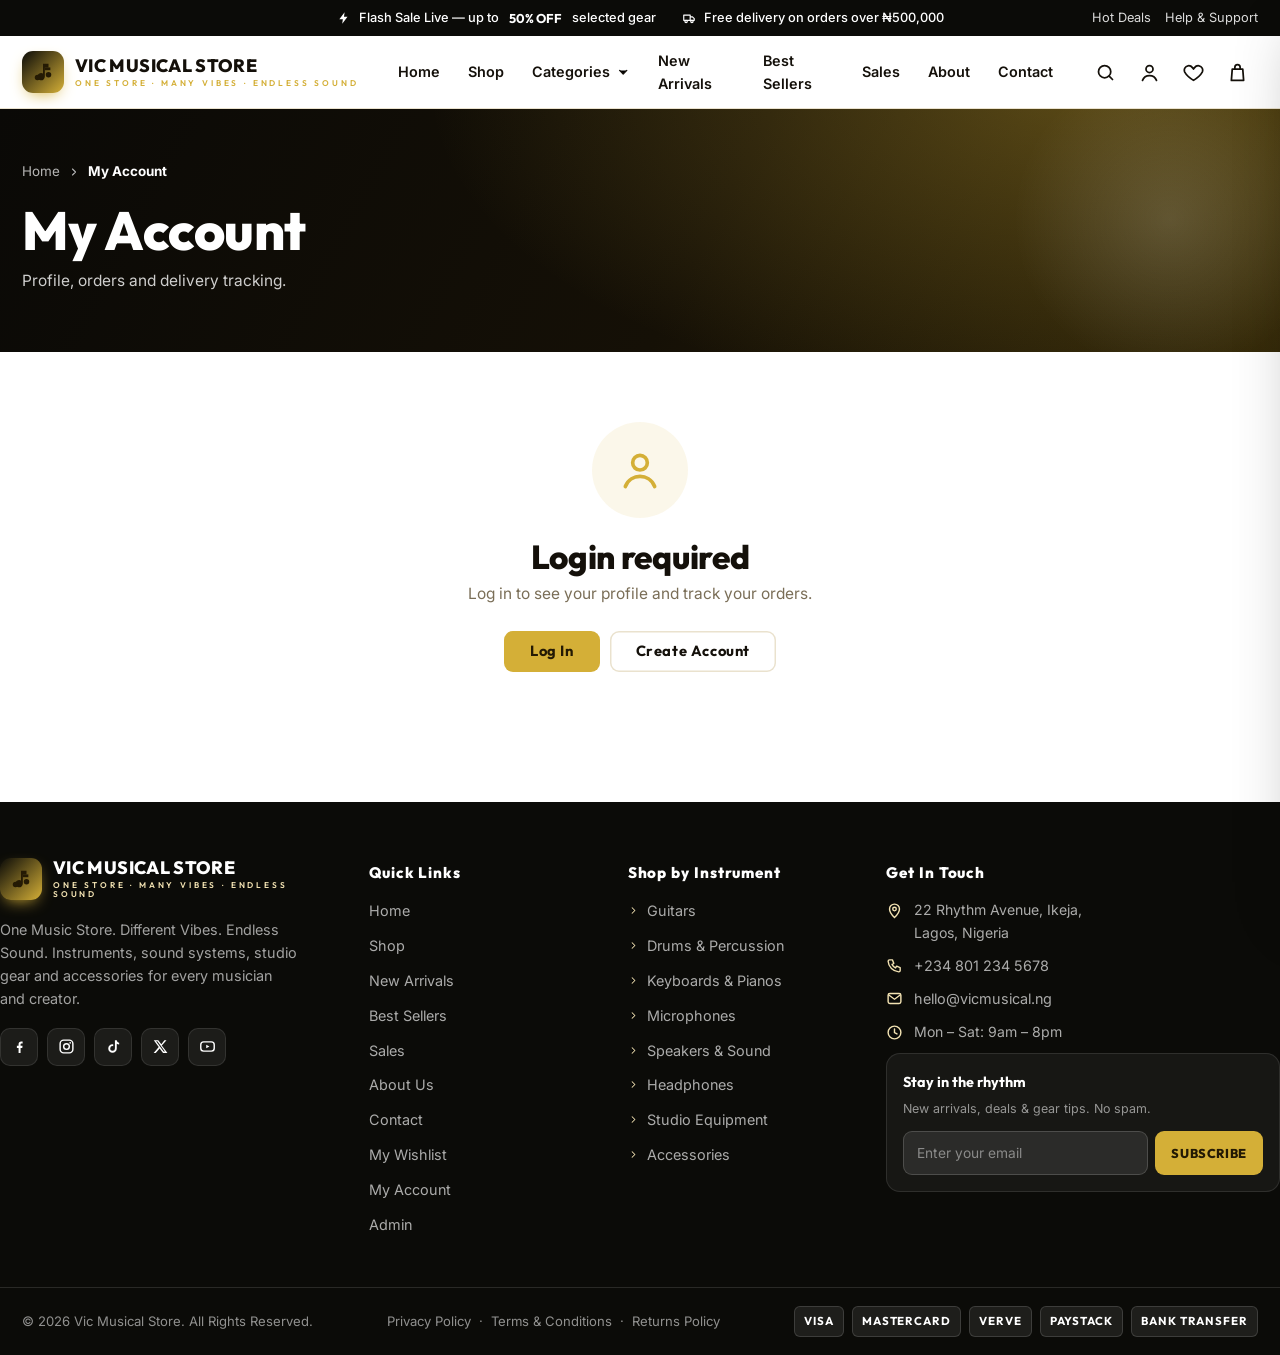
<file: account.html>
<!DOCTYPE html>
<html lang="en">
<head>
<meta charset="utf-8">
<meta name="viewport" content="width=device-width, initial-scale=1, viewport-fit=cover">
<title>My Account — Vic Musical Store</title>
<meta name="description" content="Your Vic Musical Store profile and order history.">
<link rel="icon" href="data:image/svg+xml,<svg xmlns='http://www.w3.org/2000/svg' viewBox='0 0 24 24'><rect width='24' height='24' rx='5' fill='%230B0B08'/><path fill='%23D4AF37' d='M9 18V5l12-2v13'/><circle cx='6' cy='18' r='3' fill='%23D4AF37'/><circle cx='18' cy='16' r='3' fill='%23D4AF37'/></svg>">
<link rel="preconnect" href="https://fonts.googleapis.com">
<link rel="preconnect" href="https://fonts.gstatic.com" crossorigin>
<link href="https://fonts.googleapis.com/css2?family=Inter:wght@400;500;600;700;800&family=Outfit:wght@500;600;700;800;900&display=swap" rel="stylesheet">
<link rel="stylesheet" href="css/style.css">
<link rel="stylesheet" href="css/components.css">
<link rel="stylesheet" href="css/responsive.css">
</head>
<body data-page="account">
<a class="skip-link" href="#vmMain">Skip to content</a>
<div class="topbar" id="vmTopbar"></div>
<header class="site-header" id="vmHeader"></header>

<main id="vmMain">
  <section class="page-hero">
    <div class="page-wrap">
      <div class="crumbs"><a href="index.html">Home</a><svg class="ic" viewBox="0 0 24 24"><path stroke="currentColor" stroke-width="2.2" stroke-linecap="round" stroke-linejoin="round" d="M9 6l6 6-6 6"/></svg><span class="here">My Account</span></div>
      <h1>My Account</h1>
      <p class="lead">Profile, orders and delivery tracking.</p>
    </div>
    <div class="hero-deco"></div>
  </section>

  <div class="page-wrap" id="accountMain" style="max-width:760px"></div>
</main>

<footer class="site-footer" id="vmFooter"></footer>
<div id="vmOverlays"></div>

<script src="js/data.js"></script>
<script src="js/core.js"></script>
<script src="js/api.js"></script>
<script src="js/layout.js"></script>
<script src="js/cards.js"></script>
<script src="js/pages-home.js"></script>
<script src="js/pages-catalog.js"></script>
<script src="js/pages-product.js"></script>
<script src="js/pages-cart.js"></script>
<script src="js/pages-checkout.js"></script>
<script src="js/pages-misc.js"></script>
<script src="js/pages-auth.js"></script>
<script src="js/pages-admin.js"></script>
<script src="js/boot.js"></script>
</body>
</html>
</file>
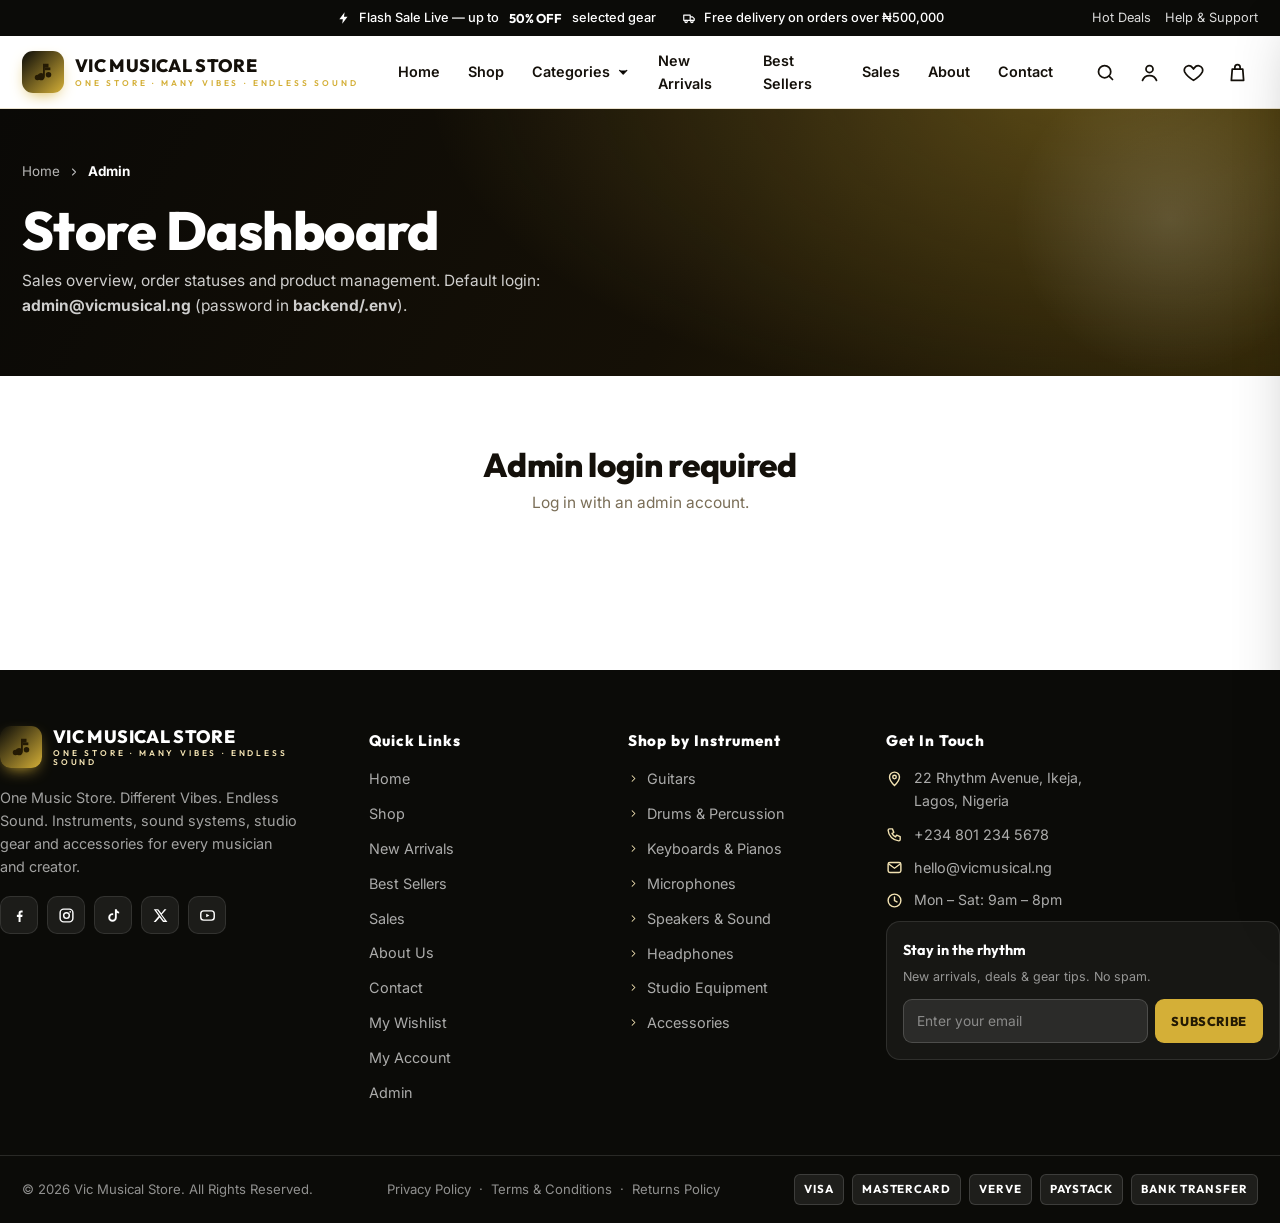
<file: admin.html>
<!DOCTYPE html>
<html lang="en">
<head>
<meta charset="utf-8">
<meta name="viewport" content="width=device-width, initial-scale=1, viewport-fit=cover">
<title>Admin — Vic Musical Store</title>
<meta name="robots" content="noindex">
<link rel="icon" href="data:image/svg+xml,<svg xmlns='http://www.w3.org/2000/svg' viewBox='0 0 24 24'><rect width='24' height='24' rx='5' fill='%230B0B08'/><path fill='%23D4AF37' d='M9 18V5l12-2v13'/><circle cx='6' cy='18' r='3' fill='%23D4AF37'/><circle cx='18' cy='16' r='3' fill='%23D4AF37'/></svg>">
<link rel="preconnect" href="https://fonts.googleapis.com">
<link rel="preconnect" href="https://fonts.gstatic.com" crossorigin>
<link href="https://fonts.googleapis.com/css2?family=Inter:wght@400;500;600;700;800&family=Outfit:wght@500;600;700;800;900&display=swap" rel="stylesheet">
<link rel="stylesheet" href="css/style.css">
<link rel="stylesheet" href="css/components.css">
<link rel="stylesheet" href="css/responsive.css">
</head>
<body data-page="admin">
<a class="skip-link" href="#vmMain">Skip to content</a>
<div class="topbar" id="vmTopbar"></div>
<header class="site-header" id="vmHeader"></header>

<main id="vmMain">
  <section class="page-hero">
    <div class="page-wrap">
      <div class="crumbs"><a href="index.html">Home</a><svg class="ic" viewBox="0 0 24 24"><path stroke="currentColor" stroke-width="2.2" stroke-linecap="round" stroke-linejoin="round" d="M9 6l6 6-6 6"/></svg><span class="here">Admin</span></div>
      <h1>Store Dashboard</h1>
      <p class="lead">Sales overview, order statuses and product management. Default login: <b>admin@vicmusical.ng</b> (password in <b>backend/.env</b>).</p>
    </div>
    <div class="hero-deco"></div>
  </section>

  <div class="page-wrap" id="adminMain" style="max-width:900px"></div>
</main>

<footer class="site-footer" id="vmFooter"></footer>
<div id="vmOverlays"></div>

<script src="js/data.js"></script>
<script src="js/core.js"></script>
<script src="js/api.js"></script>
<script src="js/layout.js"></script>
<script src="js/cards.js"></script>
<script src="js/pages-home.js"></script>
<script src="js/pages-catalog.js"></script>
<script src="js/pages-product.js"></script>
<script src="js/pages-cart.js"></script>
<script src="js/pages-checkout.js"></script>
<script src="js/pages-misc.js"></script>
<script src="js/pages-auth.js"></script>
<script src="js/pages-admin.js"></script>
<script src="js/boot.js"></script>
</body>
</html>
</file>
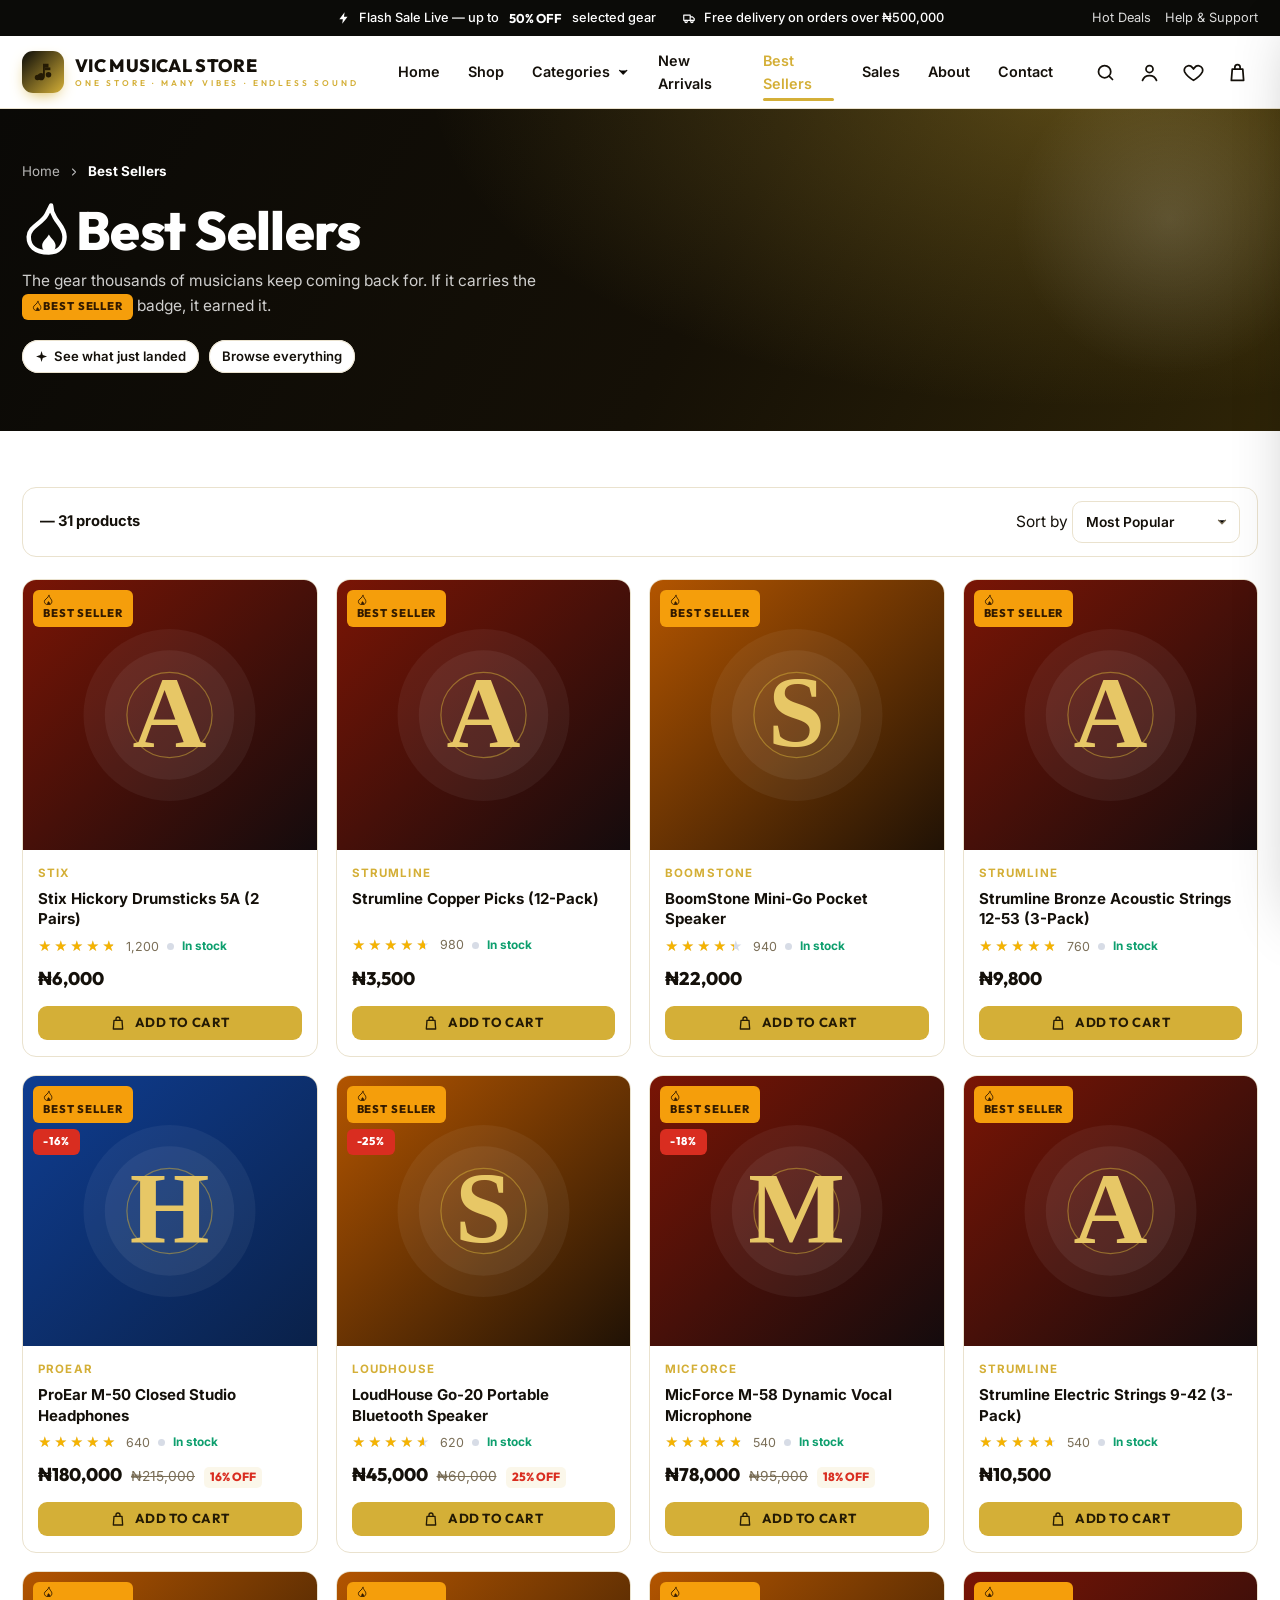
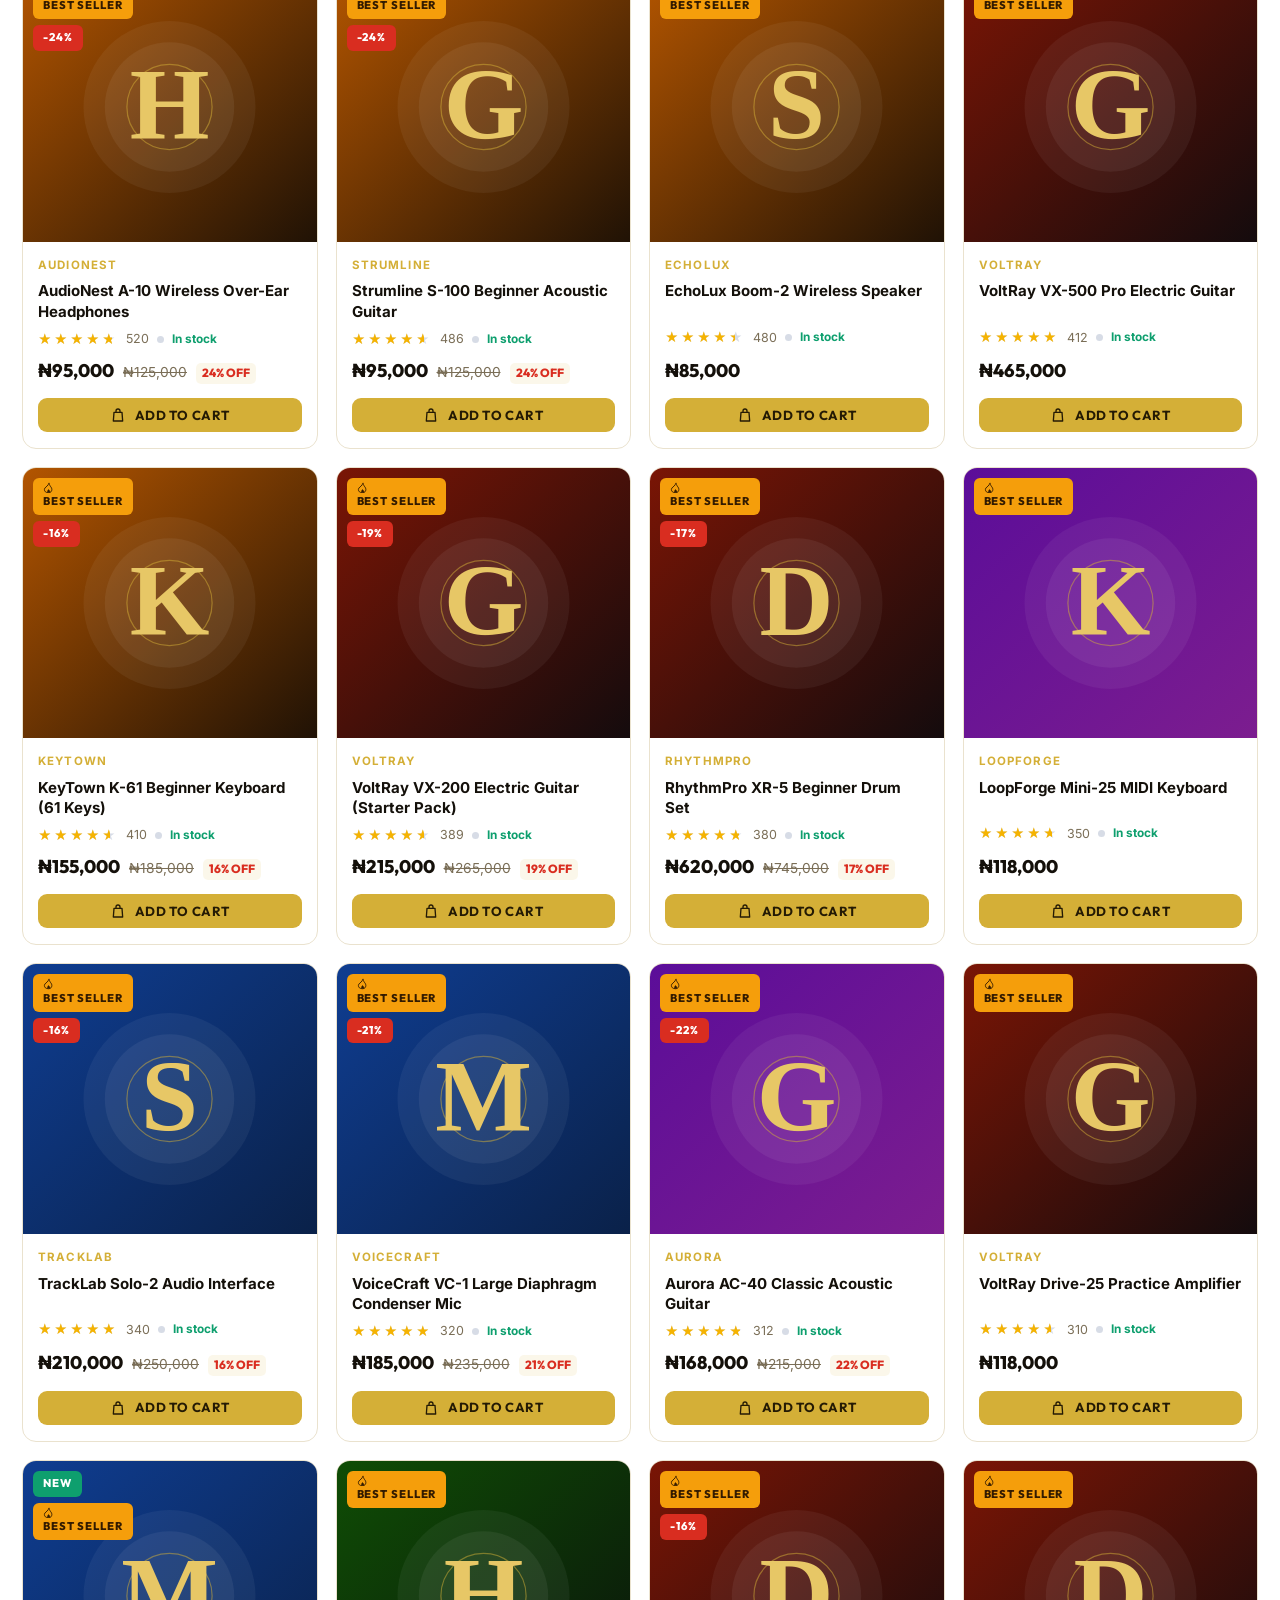
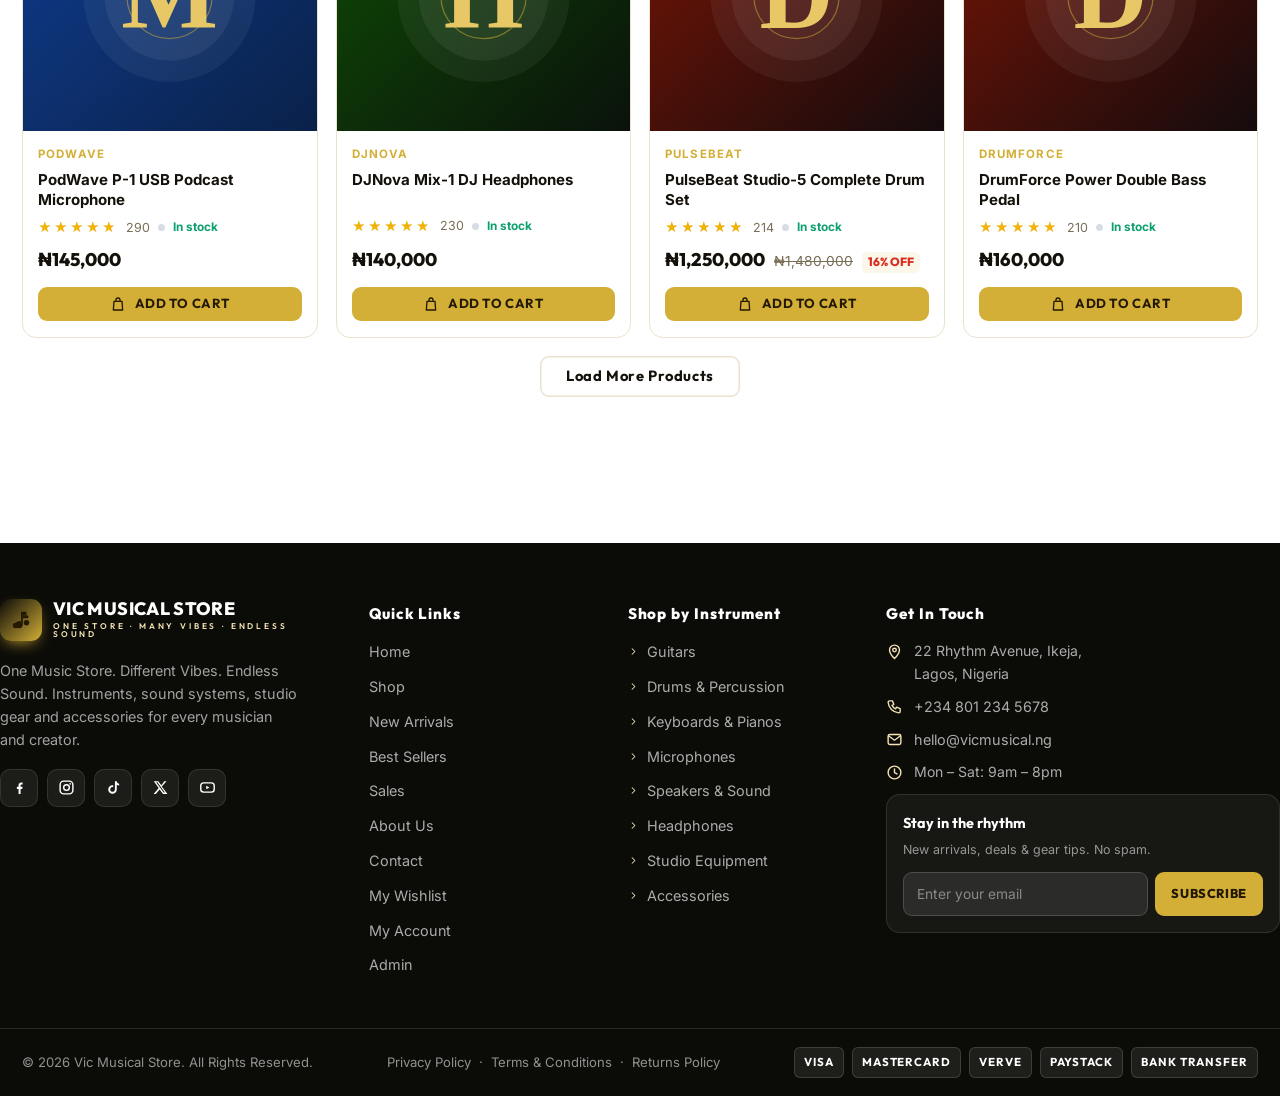
<file: best-sellers.html>
<!DOCTYPE html>
<html lang="en">
<head>
<meta charset="utf-8">
<meta name="viewport" content="width=device-width, initial-scale=1, viewport-fit=cover">
<title>Best Sellers — Vic Musical Store</title>
<meta name="description" content="The most popular instruments and equipment at Vic Musical Store — trusted by thousands of Nigerian musicians.">
<link rel="icon" href="data:image/svg+xml,<svg xmlns='http://www.w3.org/2000/svg' viewBox='0 0 24 24'><rect width='24' height='24' rx='5' fill='%230B0B08'/><path fill='%23D4AF37' d='M9 18V5l12-2v13'/><circle cx='6' cy='18' r='3' fill='%23D4AF37'/><circle cx='18' cy='16' r='3' fill='%23D4AF37'/></svg>">
<link rel="preconnect" href="https://fonts.googleapis.com">
<link rel="preconnect" href="https://fonts.gstatic.com" crossorigin>
<link href="https://fonts.googleapis.com/css2?family=Inter:wght@400;500;600;700;800&family=Outfit:wght@500;600;700;800;900&display=swap" rel="stylesheet">
<link rel="stylesheet" href="css/style.css">
<link rel="stylesheet" href="css/components.css">
<link rel="stylesheet" href="css/responsive.css">
</head>
<body data-page="best" data-mode="best">
<a class="skip-link" href="#vmMain">Skip to content</a>
<div class="topbar" id="vmTopbar"></div>
<header class="site-header" id="vmHeader"></header>

<main id="vmMain">
  <section class="page-hero">
    <div class="page-wrap">
      <div class="crumbs"><a href="index.html">Home</a><svg class="ic" viewBox="0 0 24 24"><path stroke="currentColor" stroke-width="2.2" stroke-linecap="round" stroke-linejoin="round" d="M9 6l6 6-6 6"/></svg><span class="here">Best Sellers</span></div>
      <h1><span data-ic="flame"></span>Best Sellers</h1>
      <p class="lead">The gear thousands of musicians keep coming back for. If it carries the <span class="tag tag-best" style="vertical-align:middle"><span data-ic="flame"></span>Best Seller</span> badge, it earned it.</p>
      <div style="display:flex;gap:10px;margin-top:20px;flex-wrap:wrap">
        <a class="chip" href="new-arrivals.html"><span data-ic="sparkle"></span>See what just landed</a>
        <a class="chip" href="shop.html">Browse everything</a>
      </div>
    </div>
    <div class="hero-deco"></div>
  </section>

  <section class="section">
    <div class="page-wrap">
      <div class="shop-toolbar" style="margin-bottom:22px">
        <span class="res" id="catCount">Loading best sellers…</span>
        <span class="spacer"></span>
        <label class="sort">Sort by
          <select id="catSort" aria-label="Sort products">
            <option value="popular">Most Popular</option>
            <option value="rating">Highest Rated</option>
            <option value="plow">Price: Low to High</option>
            <option value="phigh">Price: High to Low</option>
            <option value="newest">Newest</option>
          </select>
          <svg class="ic" viewBox="0 0 24 24"><path stroke="currentColor" stroke-width="2.2" stroke-linecap="round" stroke-linejoin="round" d="M6 9l6 6 6-6"/></svg>
        </label>
      </div>
      <div class="prod-grid" id="catGrid"></div>
      <div style="display:flex;justify-content:center;padding:18px 0 30px">
        <button class="btn btn-ghost" id="catMore" style="display:none">Load More Products</button>
      </div>
    </div>
  </section>
</main>

<footer class="site-footer" id="vmFooter"></footer>
<div id="vmOverlays"></div>

<script src="js/data.js"></script>
<script src="js/core.js"></script>
<script src="js/api.js"></script>
<script src="js/layout.js"></script>
<script src="js/cards.js"></script>
<script src="js/pages-home.js"></script>
<script src="js/pages-catalog.js"></script>
<script src="js/pages-product.js"></script>
<script src="js/pages-cart.js"></script>
<script src="js/pages-checkout.js"></script>
<script src="js/pages-misc.js"></script>
<script src="js/pages-auth.js"></script>
<script src="js/pages-admin.js"></script>
<script src="js/boot.js"></script>
</body>
</html>
</file>
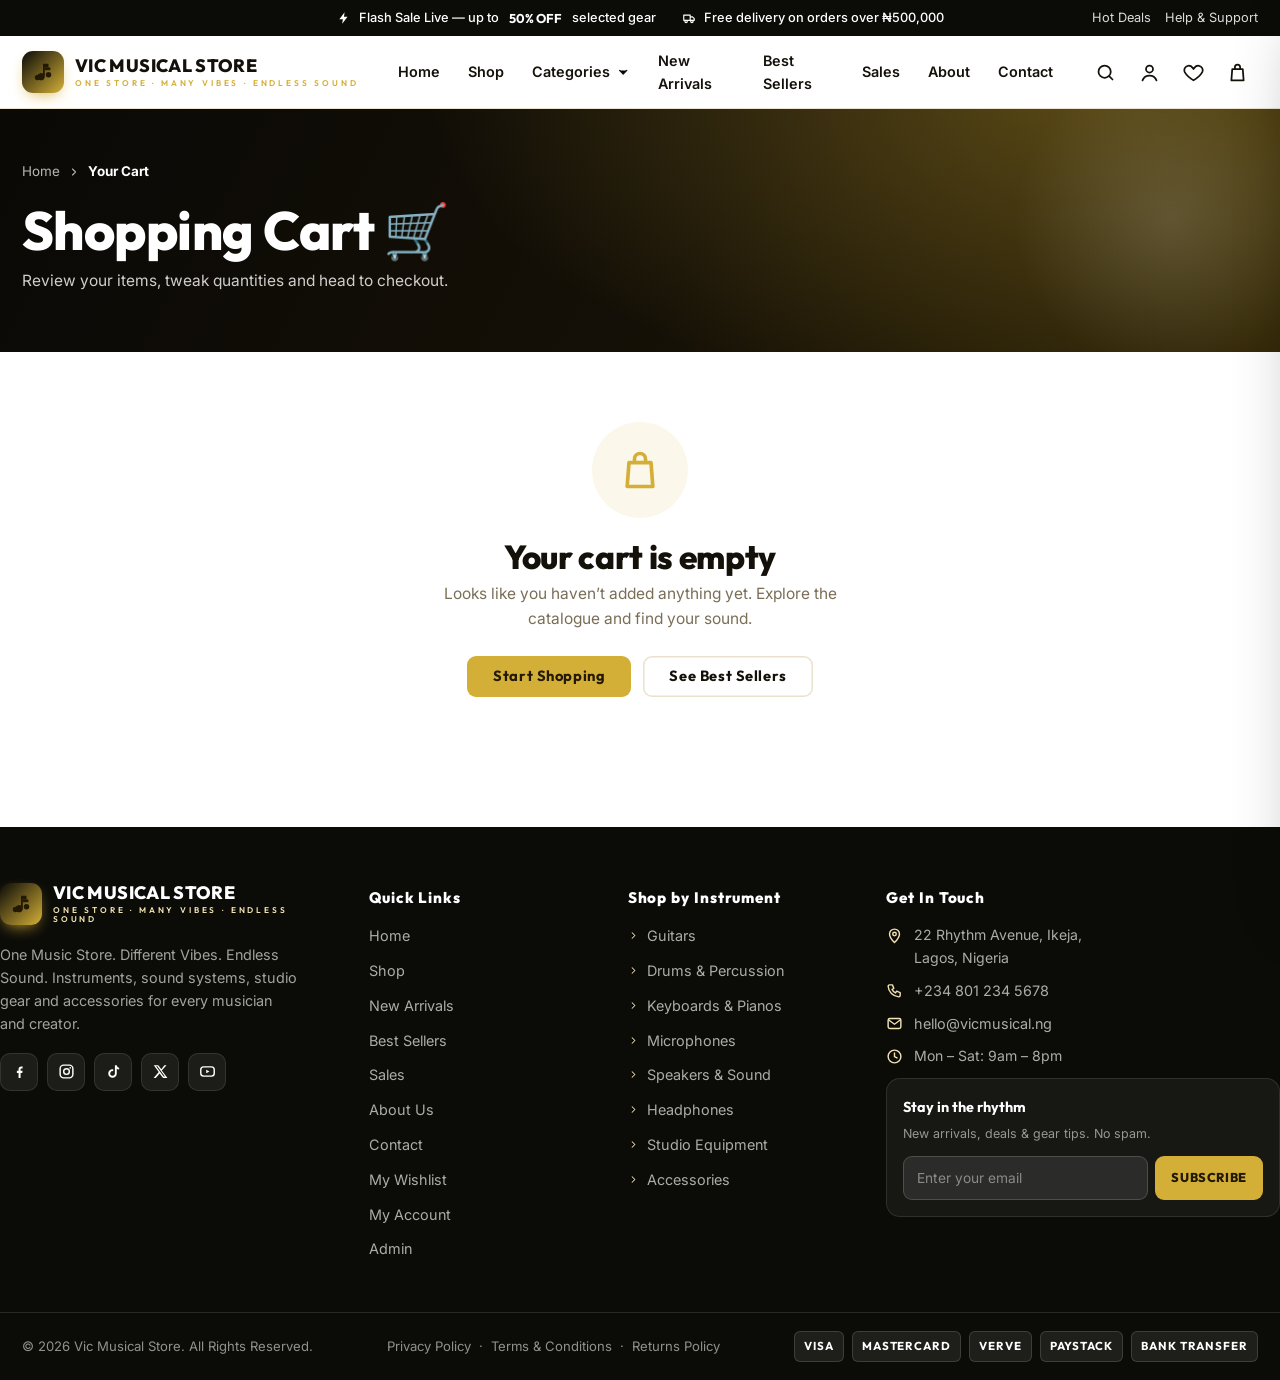
<file: cart.html>
<!DOCTYPE html>
<html lang="en">
<head>
<meta charset="utf-8">
<meta name="viewport" content="width=device-width, initial-scale=1, viewport-fit=cover">
<title>Your Cart — Victor's Music</title>
<meta name="description" content="Review your shopping cart at Victor's Music.">
<link rel="icon" href="data:image/svg+xml,<svg xmlns='http://www.w3.org/2000/svg' viewBox='0 0 100 100'><text y='.9em' font-size='90'>🎵</text></svg>">
<link rel="preconnect" href="https://fonts.googleapis.com">
<link rel="preconnect" href="https://fonts.gstatic.com" crossorigin>
<link href="https://fonts.googleapis.com/css2?family=Inter:wght@400;500;600;700;800&family=Outfit:wght@500;600;700;800;900&display=swap" rel="stylesheet">
<link rel="stylesheet" href="css/style.css">
<link rel="stylesheet" href="css/components.css">
<link rel="stylesheet" href="css/responsive.css">
</head>
<body data-page="cart">
<a class="skip-link" href="#vmMain">Skip to content</a>
<div class="topbar" id="vmTopbar"></div>
<header class="site-header" id="vmHeader"></header>

<main id="vmMain">
  <section class="page-hero">
    <div class="page-wrap">
      <div class="crumbs"><a href="index.html">Home</a><svg class="ic" viewBox="0 0 24 24"><path stroke="currentColor" stroke-width="2.2" stroke-linecap="round" stroke-linejoin="round" d="M9 6l6 6-6 6"/></svg><span class="here">Your Cart</span></div>
      <h1>Shopping Cart 🛒</h1>
      <p class="lead" id="cartLead">Review your items, tweak quantities and head to checkout.</p>
    </div>
    <div class="hero-deco"></div>
  </section>
  <div class="page-wrap" id="cartInner"></div>
</main>

<footer class="site-footer" id="vmFooter"></footer>
<div id="vmOverlays"></div>

<script src="js/data.js"></script>
<script src="js/core.js"></script>
<script src="js/layout.js"></script>
<script src="js/cards.js"></script>
<script src="js/pages-home.js"></script>
<script src="js/pages-catalog.js"></script>
<script src="js/pages-product.js"></script>
<script src="js/pages-cart.js"></script>
<script src="js/pages-checkout.js"></script>
<script src="js/pages-misc.js"></script>
<script src="js/boot.js"></script>
</body>
</html>
</file>
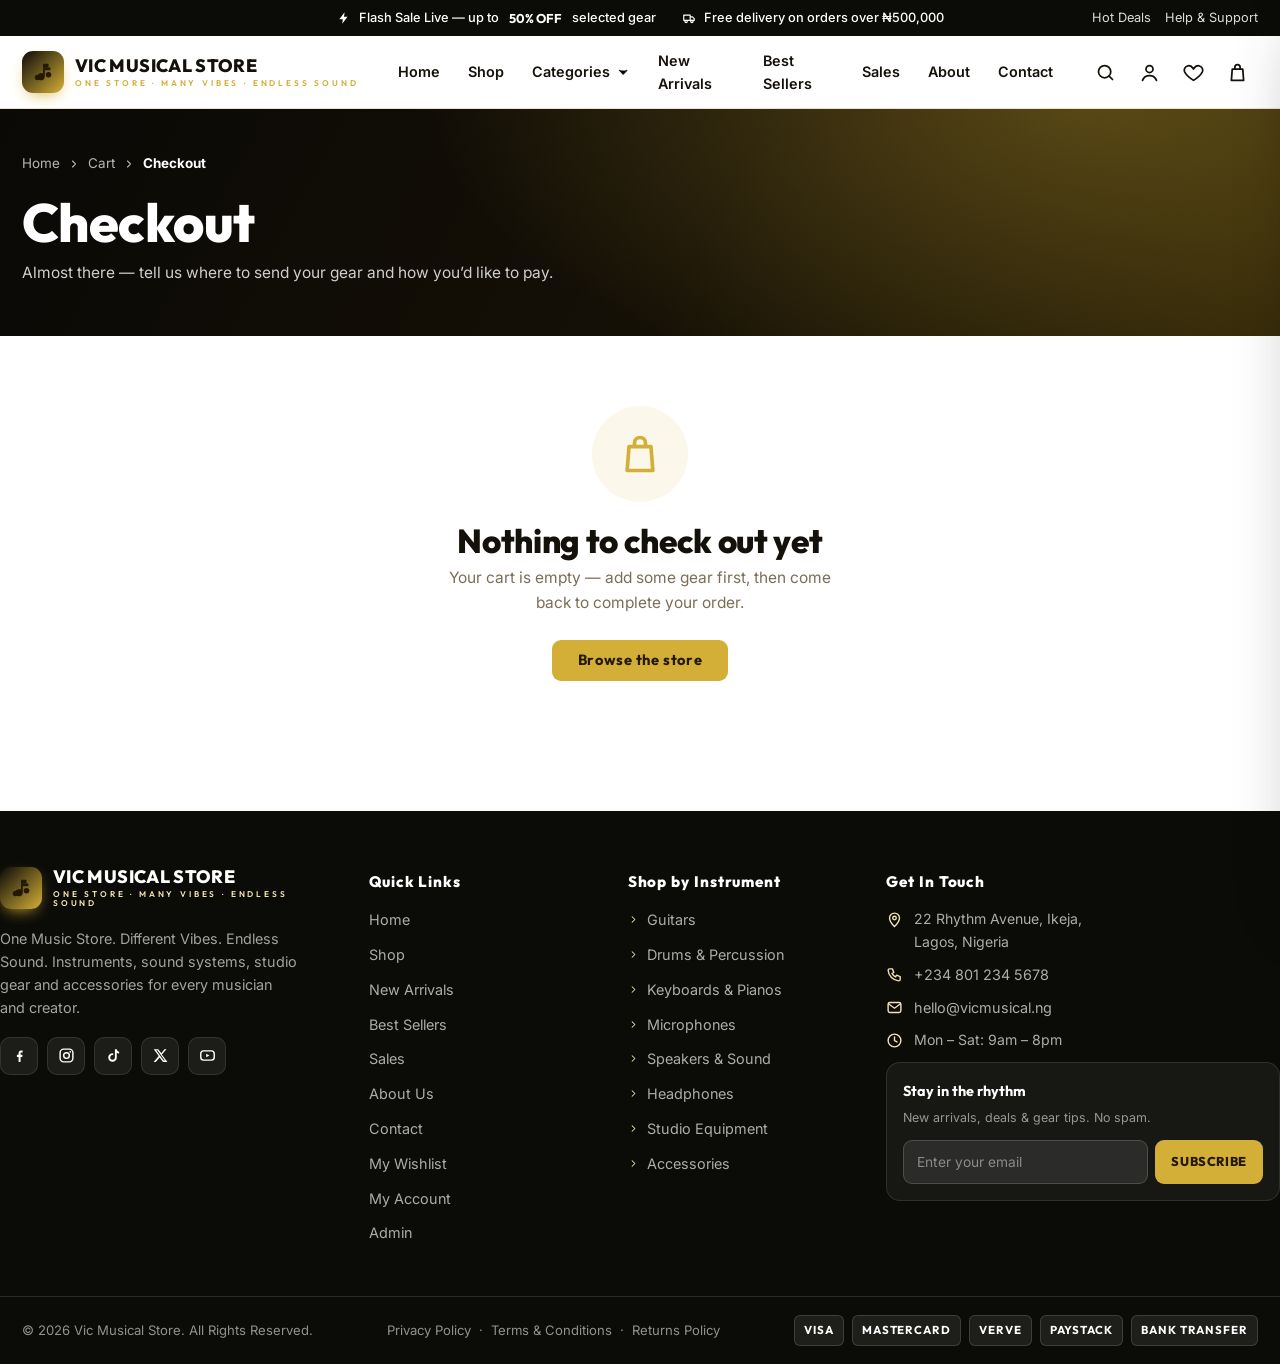
<file: checkout.html>
<!DOCTYPE html>
<html lang="en">
<head>
<meta charset="utf-8">
<meta name="viewport" content="width=device-width, initial-scale=1, viewport-fit=cover">
<title>Checkout — Vic Musical Store</title>
<meta name="description" content="Secure demo checkout for Vic Musical Store.">
<link rel="icon" href="data:image/svg+xml,<svg xmlns='http://www.w3.org/2000/svg' viewBox='0 0 24 24'><rect width='24' height='24' rx='5' fill='%230B0B08'/><path fill='%23D4AF37' d='M9 18V5l12-2v13'/><circle cx='6' cy='18' r='3' fill='%23D4AF37'/><circle cx='18' cy='16' r='3' fill='%23D4AF37'/></svg>">
<link rel="preconnect" href="https://fonts.googleapis.com">
<link rel="preconnect" href="https://fonts.gstatic.com" crossorigin>
<link href="https://fonts.googleapis.com/css2?family=Inter:wght@400;500;600;700;800&family=Outfit:wght@500;600;700;800;900&display=swap" rel="stylesheet">
<link rel="stylesheet" href="css/style.css">
<link rel="stylesheet" href="css/components.css">
<link rel="stylesheet" href="css/responsive.css">
</head>
<body data-page="checkout">
<a class="skip-link" href="#vmMain">Skip to content</a>
<div class="topbar" id="vmTopbar"></div>
<header class="site-header" id="vmHeader"></header>

<main id="vmMain">
  <section class="page-hero" style="padding:44px 0 50px">
    <div class="page-wrap">
      <div class="crumbs"><a href="index.html">Home</a><svg class="ic" viewBox="0 0 24 24"><path stroke="currentColor" stroke-width="2.2" stroke-linecap="round" stroke-linejoin="round" d="M9 6l6 6-6 6"/></svg><a href="cart.html">Cart</a><svg class="ic" viewBox="0 0 24 24"><path stroke="currentColor" stroke-width="2.2" stroke-linecap="round" stroke-linejoin="round" d="M9 6l6 6-6 6"/></svg><span class="here">Checkout</span></div>
      <h1>Checkout</h1>
      <p class="lead">Almost there — tell us where to send your gear and how you&rsquo;d like to pay.</p>
    </div>
  </section>

  <div class="page-wrap" id="checkoutMain">
    <div class="checkout-layout">
      <div>
        <div class="demo-note">
          <svg class="ic" viewBox="0 0 24 24" style="width:18px;height:18px"><circle cx="12" cy="12" r="9" fill="none" stroke="currentColor" stroke-width="2"/><path stroke="currentColor" stroke-width="2" stroke-linecap="round" d="M12 11v5"/><circle cx="12" cy="8" r="1" fill="currentColor"/></svg>
          <span><b>Demo checkout.</b> This is a school/project version of Vic Musical Store — no real payment gateway is connected and no money will be charged. Follow the flow to see how a real order would work.</span>
        </div>

        <form id="checkoutForm" novalidate>
          <!-- Step 1 -->
          <section class="ck-step">
            <div class="step-title"><span class="step-num">1</span><div><h3>Personal Information</h3><small>Who are we delivering for?</small></div></div>
            <div class="field-row">
              <div class="field"><label for="cfName">Full Name <span class="req">*</span></label><input id="cfName" required placeholder="e.g. Ada Obi" autocomplete="name"></div>
              <div class="field"><label for="cfEmail">Email Address <span class="req">*</span></label><input id="cfEmail" type="email" required placeholder="you@example.com" autocomplete="email"></div>
            </div>
            <div class="field-row">
              <div class="field"><label for="cfPhone">Phone Number <span class="req">*</span></label><input id="cfPhone" type="tel" required placeholder="+234 801 234 5678" autocomplete="tel"></div>
              <div class="field"><label for="cfAlt">Alternative Phone (optional)</label><input id="cfAlt" type="tel" placeholder="+234…"></div>
            </div>
          </section>

          <!-- Step 2 -->
          <section class="ck-step">
            <div class="step-title"><span class="step-num">2</span><div><h3>Delivery Information</h3><small>Where should we ship the gear?</small></div></div>
            <div class="field"><label for="cfAddr">Street Address <span class="req">*</span></label><input id="cfAddr" required placeholder="House number, street name"></div>
            <div class="field-row">
              <div class="field"><label for="cfCity">City <span class="req">*</span></label><input id="cfCity" required placeholder="e.g. Lagos"></div>
              <div class="field"><label for="cfState">State <span class="req">*</span></label>
                <select id="cfState" required>
                  <option value="">Select state…</option>
                  <option>Lagos</option><option>Abuja (FCT)</option><option>Rivers</option><option>Oyo</option><option>Anambra</option><option>Enugu</option><option>Imo</option><option>Kaduna</option><option>Kano</option><option>Delta</option><option>Edo</option><option>Ogun</option><option>Other</option>
                </select>
              </div>
            </div>
            <div class="field"><label for="cfCountry">Country <span class="req">*</span></label>
              <select id="cfCountry" required><option value="Nigeria" selected>Nigeria</option><option value="Ghana">Ghana</option><option value="Kenya">Kenya</option><option value="Other">Other</option></select>
            </div>
            <div class="free-del" style="margin-top:6px"><span data-ic="truck"></span>Delivery is <b>FREE</b> on orders above ₦500,000 — otherwise a flat ₦5,000 applies. Delivery: 1–3 days in Lagos/Abuja/PH, 3–7 days nationwide.</div>
          </section>

          <!-- Step 3 -->
          <section class="ck-step">
            <div class="step-title"><span class="step-num">3</span><div><h3>Payment Method</h3><small>Choose how you&rsquo;d like to pay (demo)</small></div></div>
            <div class="pay-tabs">
              <button type="button" class="pay-tab on" data-pay="card"><span class="p-em" data-ic="card"></span>Card Payment</button>
              <button type="button" class="pay-tab" data-pay="transfer"><span class="p-em" data-ic="bank"></span>Bank Transfer</button>
              <button type="button" class="pay-tab" data-pay="paystack"><span class="p-em" data-ic="dot"></span>Paystack</button>
            </div>
            <div class="pay-form on" id="pay-card">
              <div class="field"><label for="cfCardName">Name on Card <span class="req">*</span></label><input id="cfCardName" required placeholder="ADA OBI"></div>
              <div class="field"><label for="cfCardNo">Card Number <span class="req">*</span></label>
                <input id="cfCardNo" inputmode="numeric" maxlength="19" required placeholder="0000 0000 0000 0000" pattern="[0-9 ]{15,19}">
              </div>
              <div class="field-row">
                <div class="field"><label for="cfExp">Expiry (MM/YY) <span class="req">*</span></label><input id="cfExp" required placeholder="08/27" pattern="(0[1-9]|1[0-2])\/\d{2}"></div>
                <div class="field"><label for="cfCvv">CVV <span class="req">*</span></label><input id="cfCvv" inputmode="numeric" maxlength="4" required placeholder="123" pattern="\d{3,4}"></div>
              </div>
              <p class="terms-note"><span data-ic="lock"></span>This is a demo form — card details are never transmitted or stored. Do not enter a real card.</p>
            </div>
            <div class="pay-form" id="pay-transfer">
              <div class="panel" style="background:var(--surface-2);border:0">
                <p style="margin:0 0 6px"><b>Demo bank transfer instructions</b></p>
                <p class="muted" style="margin:0 0 10px;font-size:.9rem">After placing your demo order you would normally receive our account details by SMS &amp; email, then confirm your transfer in the app.</p>
                <p style="margin:0;font-size:.9rem"><span data-ic="pin"></span>Bank: <b>Demo Bank</b> &nbsp;|&nbsp; Account: <b>0123456789</b> &nbsp;|&nbsp; Name: <b>Vic Musical Store Ltd</b></p>
              </div>
              <p class="terms-note" style="margin-top:12px">(Account details above are illustrative for the demo flow.)</p>
            </div>
            <div class="pay-form" id="pay-paystack">
              <div class="panel" style="background:var(--surface-2);border:0">
                <p style="margin:0 0 6px"><b><span data-ic="dot"></span>Paystack</b></p>
                <p class="muted" style="margin:0;font-size:.9rem">The production store would redirect to Paystack to pay securely with card, transfer or USSD. This payment gateway is not connected in the demo version.</p>
              </div>
              <p class="terms-note" style="margin-top:12px">You can still complete the demo order to preview the confirmation screen.</p>
            </div>
          </section>

          <button class="btn btn-lg btn-block" type="submit" id="placeOrder" style="margin-bottom:30px"><span data-ic="sparkle"></span>PLACE ORDER — ₦<span id="placeTotal">0</span></button>
        </form>
      </div>

      <!-- Order summary -->
      <aside class="summary-sticky" id="ckSummaryWrap">
        <div class="summary-card">
          <h3><span data-ic="receipt"></span>Order Summary</h3>
          <div id="ckSummary"></div>
        </div>
        <div class="panel" style="margin-top:16px;padding:18px 20px">
          <div class="pd-trust" style="grid-template-columns:1fr;gap:9px;margin:0">
            <div class="t"><span data-ic="lock"></span><span><b>Secure demo checkout</b><small>No real payment processed</small></span></div>
            <div class="t"><span data-ic="shield"></span><span><b>Buyer protection</b><small>Genuine gear guarantee</small></span></div>
            <div class="t"><span data-ic="returns"></span><span><b>7-day returns</b><small>Easy change of mind</small></span></div>
          </div>
        </div>
      </aside>
    </div>
  </div>
</main>

<footer class="site-footer" id="vmFooter"></footer>
<div id="vmOverlays"></div>

<script src="js/data.js"></script>
<script src="js/core.js"></script>
<script src="js/api.js"></script>
<script src="js/layout.js"></script>
<script src="js/cards.js"></script>
<script src="js/pages-home.js"></script>
<script src="js/pages-catalog.js"></script>
<script src="js/pages-product.js"></script>
<script src="js/pages-cart.js"></script>
<script src="js/pages-checkout.js"></script>
<script src="js/pages-misc.js"></script>
<script src="js/pages-auth.js"></script>
<script src="js/pages-admin.js"></script>
<script src="js/boot.js"></script>
</body>
</html>
</file>
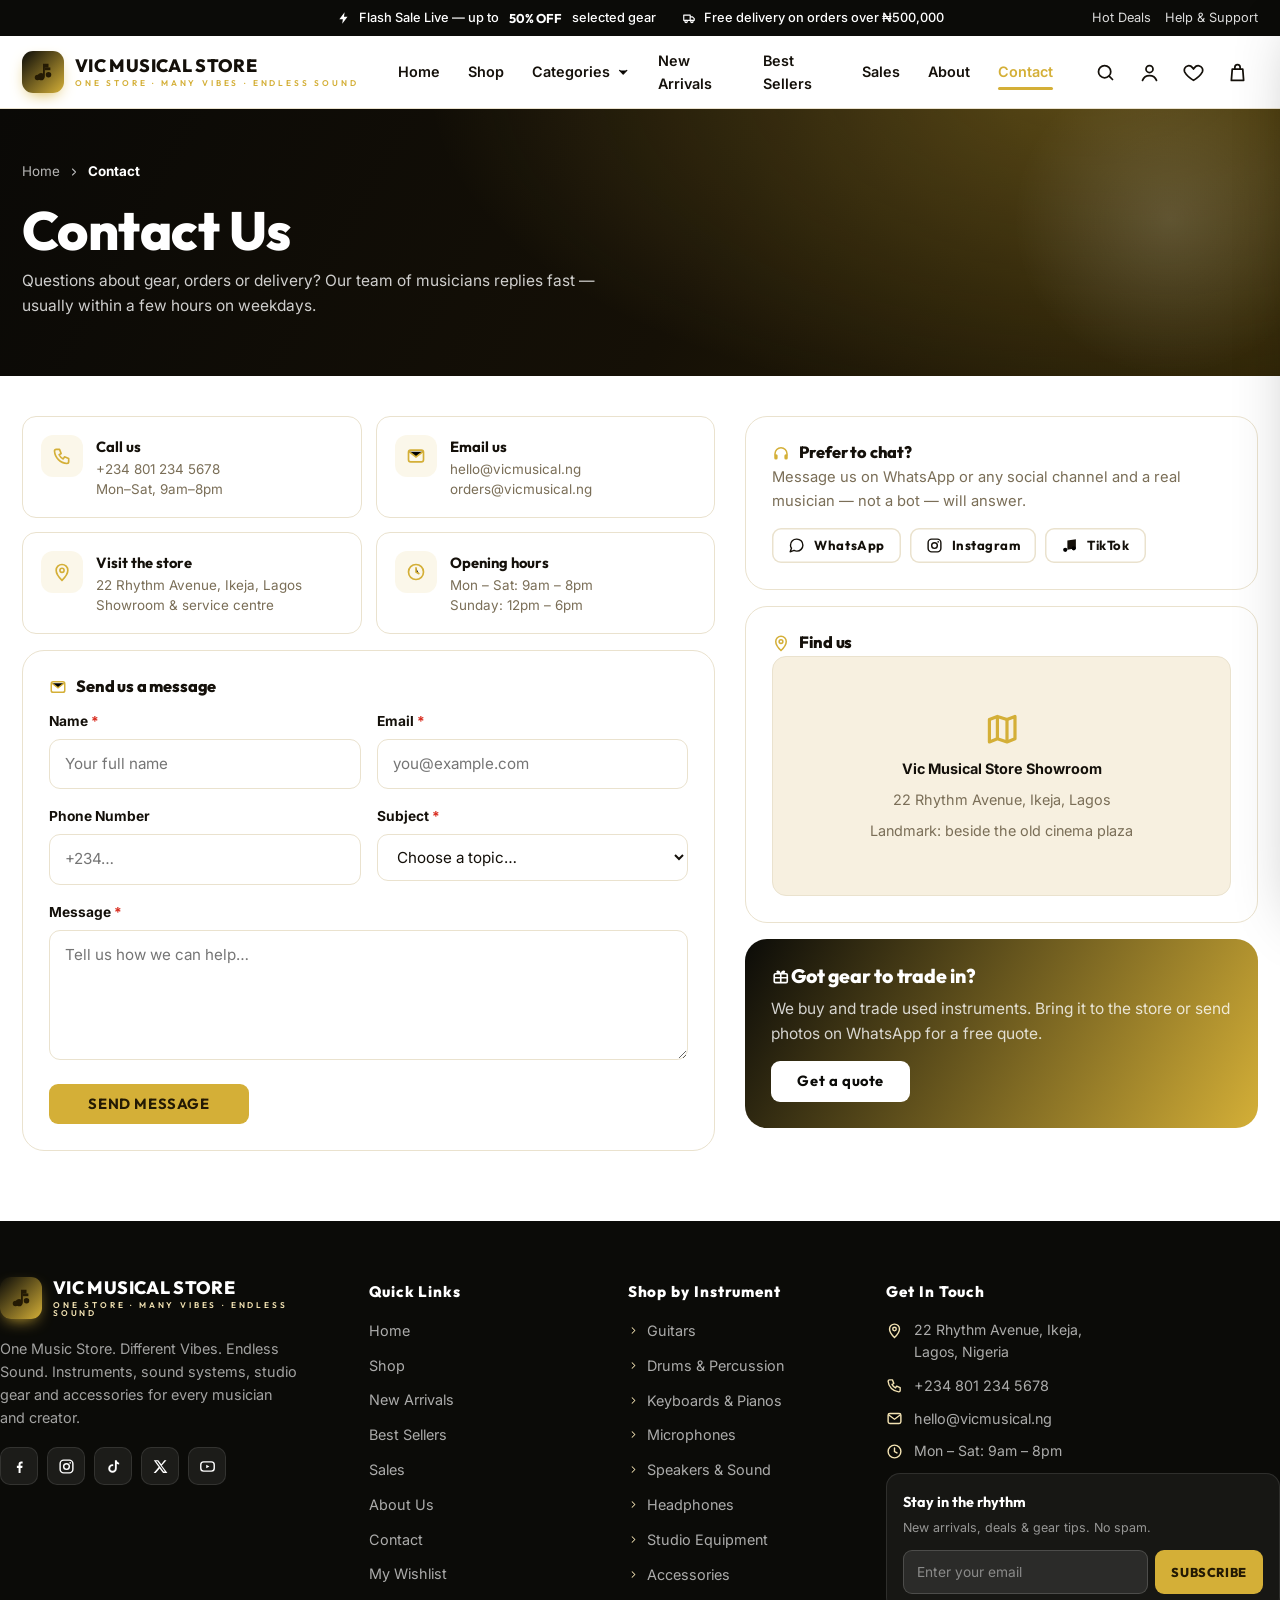
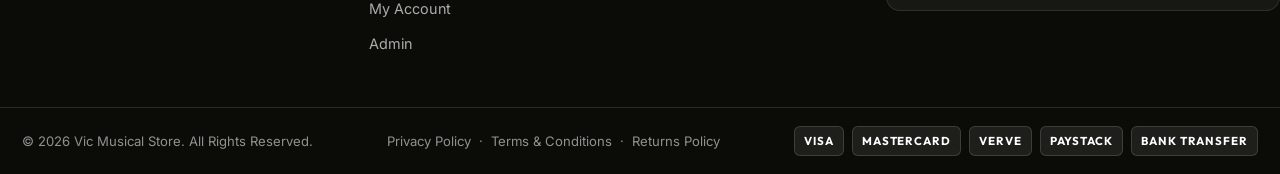
<file: contact.html>
<!DOCTYPE html>
<html lang="en">
<head>
<meta charset="utf-8">
<meta name="viewport" content="width=device-width, initial-scale=1, viewport-fit=cover">
<title>Contact Us — Vic Musical Store</title>
<meta name="description" content="Talk to the Vic Musical Store team — sales advice, orders, delivery and support.">
<link rel="icon" href="data:image/svg+xml,<svg xmlns='http://www.w3.org/2000/svg' viewBox='0 0 24 24'><rect width='24' height='24' rx='5' fill='%230B0B08'/><path fill='%23D4AF37' d='M9 18V5l12-2v13'/><circle cx='6' cy='18' r='3' fill='%23D4AF37'/><circle cx='18' cy='16' r='3' fill='%23D4AF37'/></svg>">
<link rel="preconnect" href="https://fonts.googleapis.com">
<link rel="preconnect" href="https://fonts.gstatic.com" crossorigin>
<link href="https://fonts.googleapis.com/css2?family=Inter:wght@400;500;600;700;800&family=Outfit:wght@500;600;700;800;900&display=swap" rel="stylesheet">
<link rel="stylesheet" href="css/style.css">
<link rel="stylesheet" href="css/components.css">
<link rel="stylesheet" href="css/responsive.css">
</head>
<body data-page="contact">
<a class="skip-link" href="#vmMain">Skip to content</a>
<div class="topbar" id="vmTopbar"></div>
<header class="site-header" id="vmHeader"></header>

<main id="vmMain">
  <section class="page-hero">
    <div class="page-wrap">
      <div class="crumbs"><a href="index.html">Home</a><svg class="ic" viewBox="0 0 24 24"><path stroke="currentColor" stroke-width="2.2" stroke-linecap="round" stroke-linejoin="round" d="M9 6l6 6-6 6"/></svg><span class="here">Contact</span></div>
      <h1>Contact Us</h1>
      <p class="lead">Questions about gear, orders or delivery? Our team of musicians replies fast — usually within a few hours on weekdays.</p>
    </div>
    <div class="hero-deco"></div>
  </section>

  <div class="page-wrap">
    <div class="contact-layout">
      <div>
        <div class="contact-cards">
          <div class="contact-card"><span class="cc-ic"><svg class="ic" viewBox="0 0 24 24"><path d="M5 4h4l2 5-2.5 1.5a11 11 0 0 0 5 5L15 13l5 2v4a2 2 0 0 1-2 2A16 16 0 0 1 3 6a2 2 0 0 1 2-2z" fill="none" stroke="currentColor" stroke-width="2" stroke-linejoin="round"/></svg></span><span><b>Call us</b><a href="tel:+2348012345678">+234 801 234 5678</a><small>Mon–Sat, 9am–8pm</small></span></div>
          <div class="contact-card"><span class="cc-ic"><svg class="ic" viewBox="0 0 24 24"><rect x="3" y="5" width="18" height="14" rx="2.5" fill="none" stroke="currentColor" stroke-width="2"/><path stroke="currentColor" stroke-width="2" stroke-linecap="round" d="M4 7l8 6 8-6"/></svg></span><span><b>Email us</b><a href="mailto:hello@vicmusical.ng">hello@vicmusical.ng</a><small>orders@vicmusical.ng</small></span></div>
          <div class="contact-card"><span class="cc-ic"><svg class="ic" viewBox="0 0 24 24"><path d="M12 22s7-6.5 7-12a7 7 0 1 0-14 0c0 5.5 7 12 7 12z" fill="none" stroke="currentColor" stroke-width="2"/><circle cx="12" cy="10" r="2.5" fill="none" stroke="currentColor" stroke-width="2"/></svg></span><span><b>Visit the store</b><a href="#">22 Rhythm Avenue, Ikeja, Lagos</a><small>Showroom &amp; service centre</small></span></div>
          <div class="contact-card"><span class="cc-ic"><svg class="ic" viewBox="0 0 24 24"><circle cx="12" cy="12" r="9" fill="none" stroke="currentColor" stroke-width="2"/><path stroke="currentColor" stroke-width="2" stroke-linecap="round" d="M12 7v5l3.5 2"/></svg></span><span><b>Opening hours</b><a href="#">Mon – Sat: 9am – 8pm</a><small>Sunday: 12pm – 6pm</small></span></div>
        </div>

        <div class="panel">
          <h3 class="panel-title"><span data-ic="mail"></span>Send us a message</h3>
          <form id="contactForm" novalidate style="margin-top:14px">
            <div class="field-row">
              <div class="field"><label for="cfName">Name <span class="req">*</span></label><input id="cfName" required placeholder="Your full name"></div>
              <div class="field"><label for="cfEmail">Email <span class="req">*</span></label><input id="cfEmail" type="email" required placeholder="you@example.com"></div>
            </div>
            <div class="field-row">
              <div class="field"><label for="cfPhone">Phone Number</label><input id="cfPhone" type="tel" placeholder="+234…"></div>
              <div class="field"><label for="cfSubject">Subject <span class="req">*</span></label>
                <select id="cfSubject" required>
                  <option value="">Choose a topic…</option>
                  <option>Product advice</option><option>Order &amp; delivery</option><option>Returns &amp; refunds</option><option>Warranty &amp; repairs</option><option>Wholesale / bulk order</option><option>Something else</option>
                </select>
              </div>
            </div>
            <div class="field"><label for="cfMsg">Message <span class="req">*</span></label><textarea id="cfMsg" required placeholder="Tell us how we can help…"></textarea></div>
            <button class="btn" type="submit" style="min-width:200px">SEND MESSAGE</button>
          </form>
          <div class="panel" id="contactDone" style="display:none;text-align:center;border-color:var(--ok)">
            <span class="d-ic" data-ic="check" style="font-size:2.4rem;color:var(--ok)"></span>
            <h3 style="margin:6px 0 4px">Message received, <span class="done-name"></span>!</h3>
            <p class="muted" style="margin:0">Thanks for reaching out to Vic Musical Store. Our team will reply to you within 24 hours. In a hurry? Call <b>+234 801 234 5678</b>.</p>
            <button class="btn btn-ghost btn-sm" type="button" style="margin-top:14px" onclick="document.getElementById('contactForm').style.display='';document.getElementById('contactDone').style.display='none'">Send another message</button>
          </div>
        </div>
      </div>

      <div>
        <div class="panel" style="margin-bottom:16px">
          <h3 class="panel-title"><span data-ic="headphones"></span>Prefer to chat?</h3>
          <p class="muted" style="font-size:.92rem">Message us on WhatsApp or any social channel and a real musician — not a bot — will answer.</p>
          <div style="display:flex;gap:9px;flex-wrap:wrap">
            <a class="btn btn-sm btn-ghost" href="#"><span data-ic="chat"></span>WhatsApp</a>
            <a class="btn btn-sm btn-ghost" href="#"><span data-ic="ig"></span>Instagram</a>
            <a class="btn btn-sm btn-ghost" href="#"><span data-ic="music"></span>TikTok</a>
          </div>
        </div>
        <div class="panel">
          <h3 class="panel-title"><span data-ic="pin"></span>Find us</h3>
          <div style="border-radius:14px;overflow:hidden;border:1px solid var(--line);height:240px;background:var(--surface-2);display:flex;align-items:center;justify-content:center;flex-direction:column;gap:8px;color:var(--muted);font-size:.9rem">
            <span data-ic="map" style="font-size:2.4rem;color:var(--brand)"></span>
            <b style="color:var(--ink)">Vic Musical Store Showroom</b>
            <span>22 Rhythm Avenue, Ikeja, Lagos</span>
            <span>Landmark: beside the old cinema plaza</span>
          </div>
        </div>
        <div class="panel" style="margin-top:16px;background:linear-gradient(120deg,var(--brand-2),var(--brand));color:#fff;border:0">
          <h3 style="color:#fff"><span data-ic="gift"></span>Got gear to trade in?</h3>
          <p style="color:rgba(255,255,255,.8);margin-bottom:14px">We buy and trade used instruments. Bring it to the store or send photos on WhatsApp for a free quote.</p>
          <a class="btn" href="#" style="background:#fff;color:#0B0B08">Get a quote</a>
        </div>
      </div>
    </div>
  </div>
</main>

<footer class="site-footer" id="vmFooter"></footer>
<div id="vmOverlays"></div>

<script src="js/data.js"></script>
<script src="js/core.js"></script>
<script src="js/api.js"></script>
<script src="js/layout.js"></script>
<script src="js/cards.js"></script>
<script src="js/pages-home.js"></script>
<script src="js/pages-catalog.js"></script>
<script src="js/pages-product.js"></script>
<script src="js/pages-cart.js"></script>
<script src="js/pages-checkout.js"></script>
<script src="js/pages-misc.js"></script>
<script src="js/pages-auth.js"></script>
<script src="js/pages-admin.js"></script>
<script src="js/boot.js"></script>
</body>
</html>
</file>
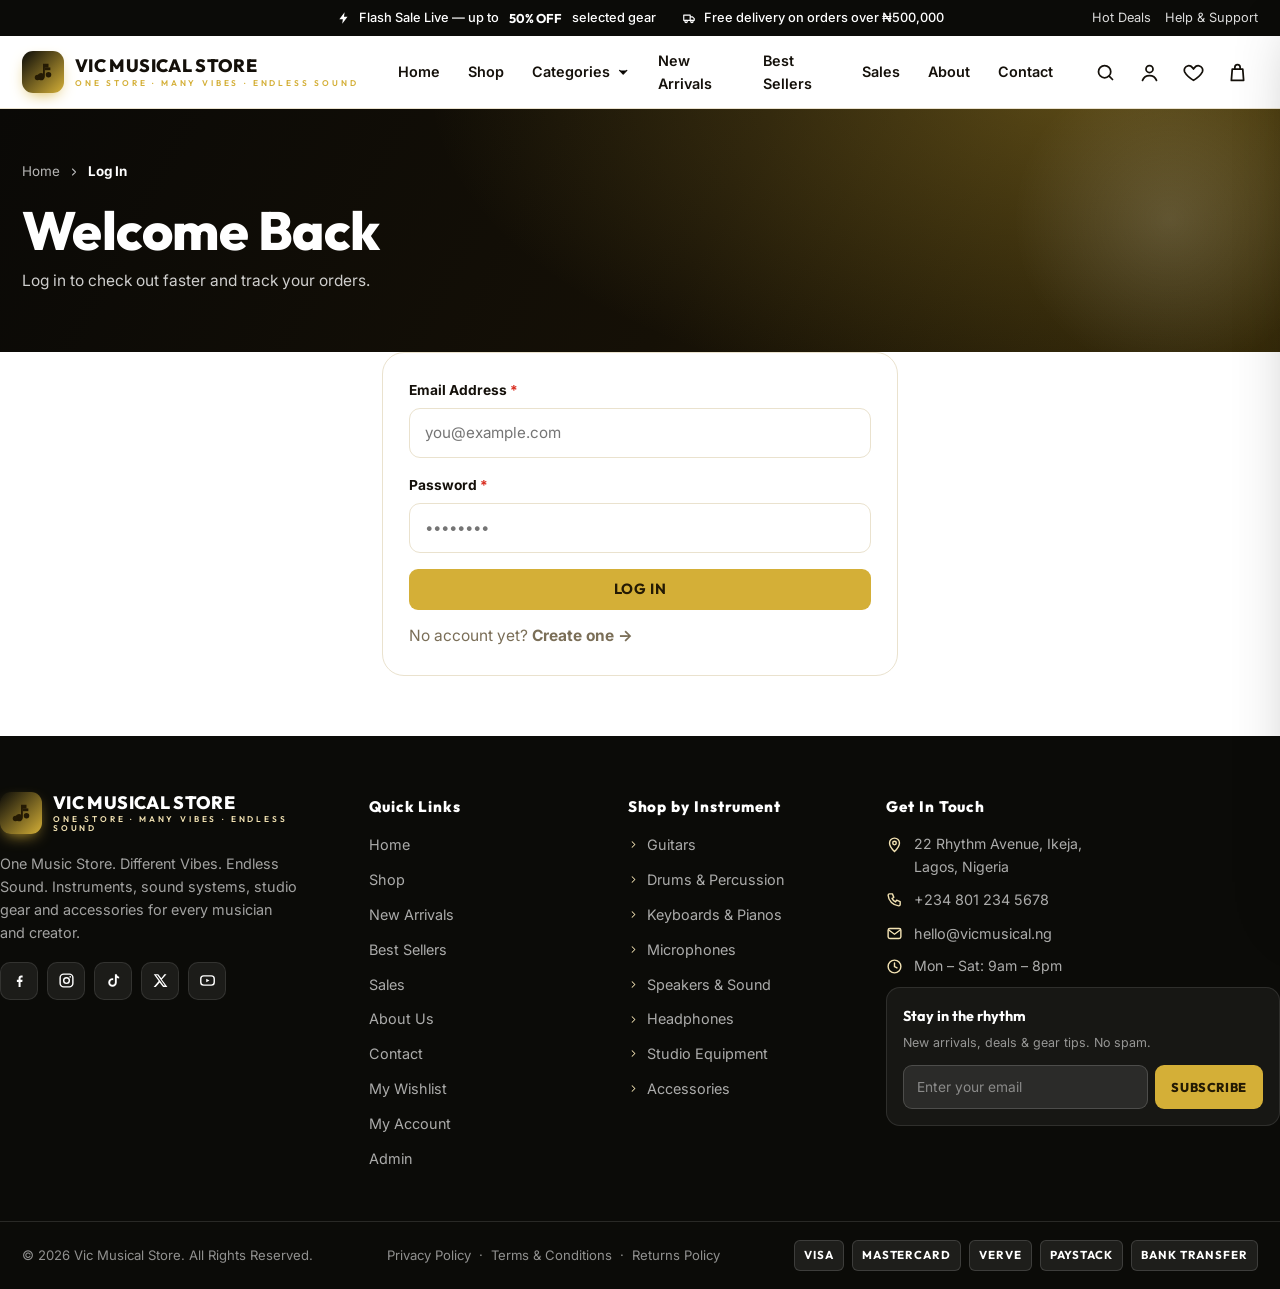
<file: login.html>
<!DOCTYPE html>
<html lang="en">
<head>
<meta charset="utf-8">
<meta name="viewport" content="width=device-width, initial-scale=1, viewport-fit=cover">
<title>Log In — Vic Musical Store</title>
<meta name="description" content="Log in to your Vic Musical Store account to track orders faster.">
<link rel="icon" href="data:image/svg+xml,<svg xmlns='http://www.w3.org/2000/svg' viewBox='0 0 24 24'><rect width='24' height='24' rx='5' fill='%230B0B08'/><path fill='%23D4AF37' d='M9 18V5l12-2v13'/><circle cx='6' cy='18' r='3' fill='%23D4AF37'/><circle cx='18' cy='16' r='3' fill='%23D4AF37'/></svg>">
<link rel="preconnect" href="https://fonts.googleapis.com">
<link rel="preconnect" href="https://fonts.gstatic.com" crossorigin>
<link href="https://fonts.googleapis.com/css2?family=Inter:wght@400;500;600;700;800&family=Outfit:wght@500;600;700;800;900&display=swap" rel="stylesheet">
<link rel="stylesheet" href="css/style.css">
<link rel="stylesheet" href="css/components.css">
<link rel="stylesheet" href="css/responsive.css">
</head>
<body data-page="login">
<a class="skip-link" href="#vmMain">Skip to content</a>
<div class="topbar" id="vmTopbar"></div>
<header class="site-header" id="vmHeader"></header>

<main id="vmMain">
  <section class="page-hero">
    <div class="page-wrap">
      <div class="crumbs"><a href="index.html">Home</a><svg class="ic" viewBox="0 0 24 24"><path stroke="currentColor" stroke-width="2.2" stroke-linecap="round" stroke-linejoin="round" d="M9 6l6 6-6 6"/></svg><span class="here">Log In</span></div>
      <h1>Welcome Back</h1>
      <p class="lead">Log in to check out faster and track your orders.</p>
    </div>
    <div class="hero-deco"></div>
  </section>

  <div class="page-wrap" style="max-width:560px">
    <div class="panel">
      <form id="loginForm" novalidate>
        <div class="field"><label for="liEmail">Email Address <span class="req">*</span></label><input id="liEmail" type="email" required placeholder="you@example.com" autocomplete="email"></div>
        <div class="field"><label for="liPass">Password <span class="req">*</span></label><input id="liPass" type="password" required placeholder="••••••••" autocomplete="current-password"></div>
        <button class="btn" type="submit" style="width:100%">LOG IN</button>
      </form>
      <p class="muted" style="margin:14px 0 0">No account yet? <a href="register.html"><b>Create one →</b></a></p>
    </div>
  </div>
</main>

<footer class="site-footer" id="vmFooter"></footer>
<div id="vmOverlays"></div>

<script src="js/data.js"></script>
<script src="js/core.js"></script>
<script src="js/api.js"></script>
<script src="js/layout.js"></script>
<script src="js/cards.js"></script>
<script src="js/pages-home.js"></script>
<script src="js/pages-catalog.js"></script>
<script src="js/pages-product.js"></script>
<script src="js/pages-cart.js"></script>
<script src="js/pages-checkout.js"></script>
<script src="js/pages-misc.js"></script>
<script src="js/pages-auth.js"></script>
<script src="js/pages-admin.js"></script>
<script src="js/boot.js"></script>
</body>
</html>
</file>
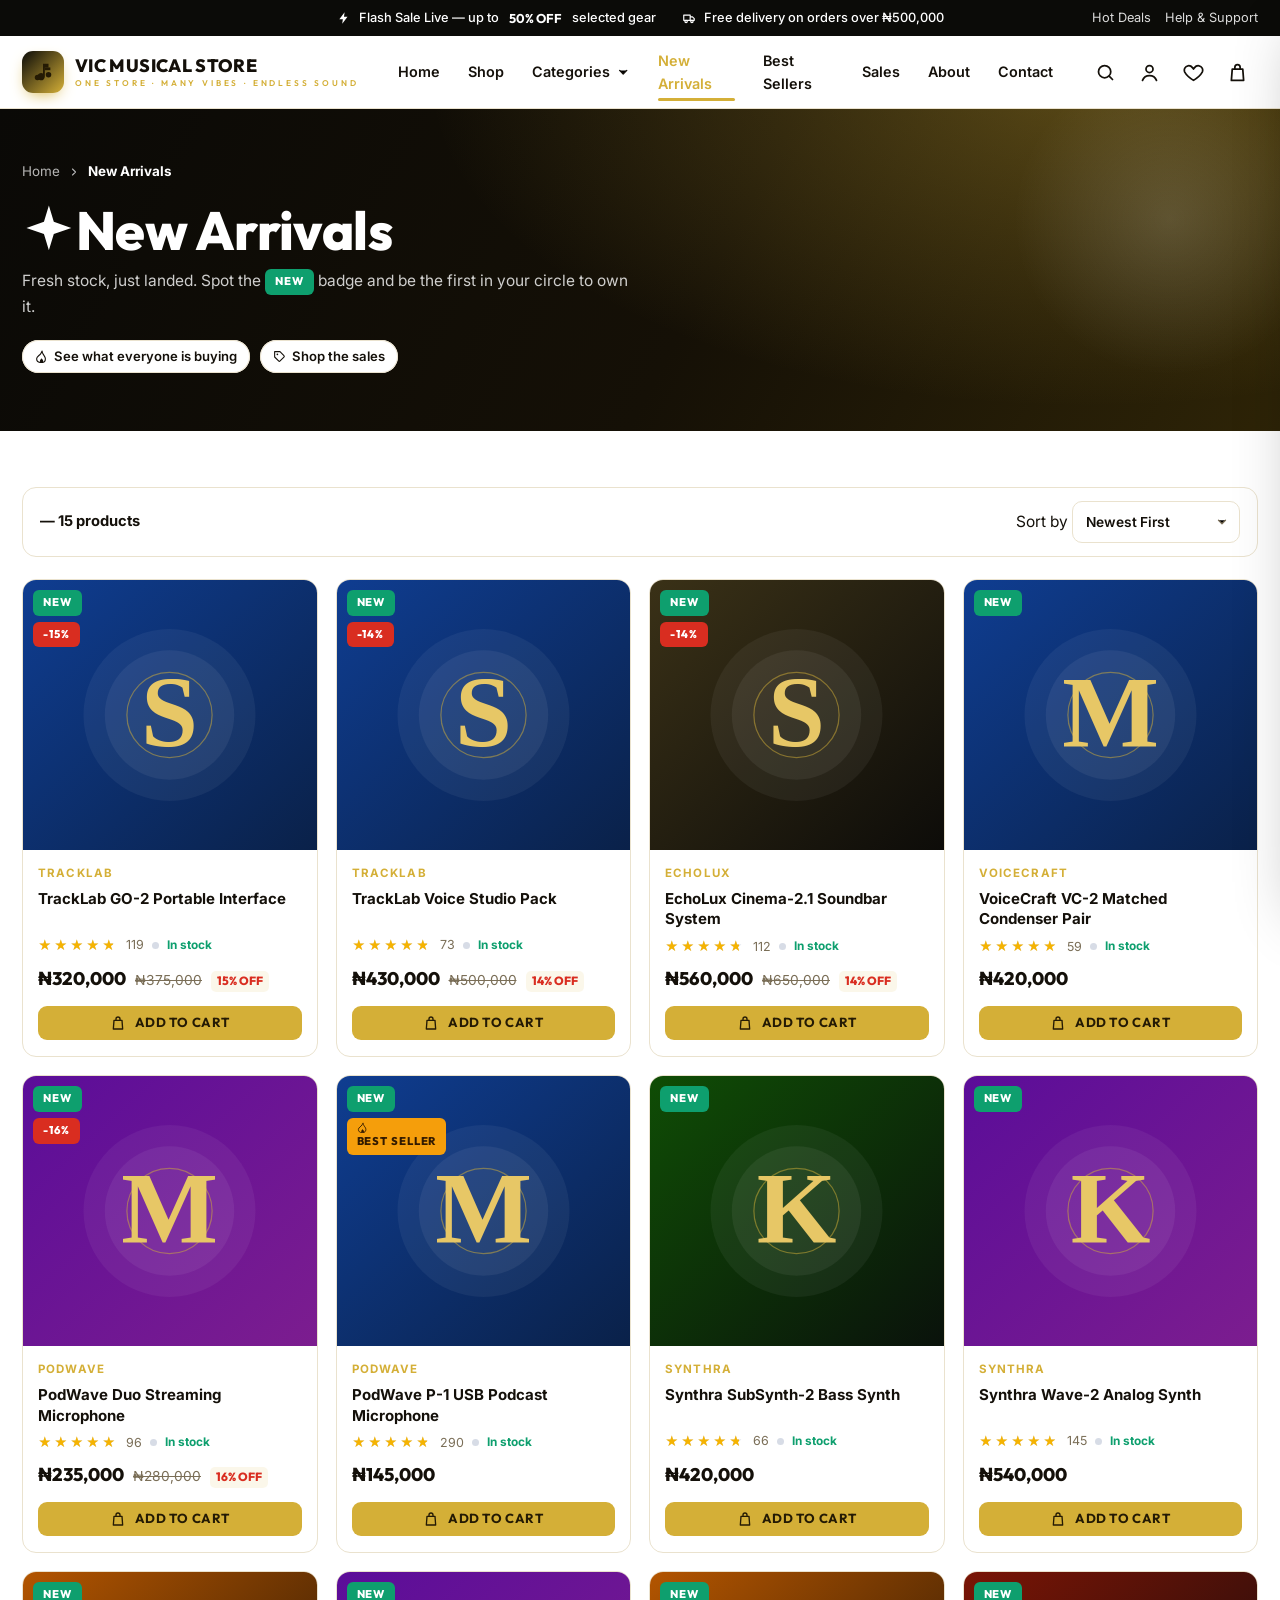
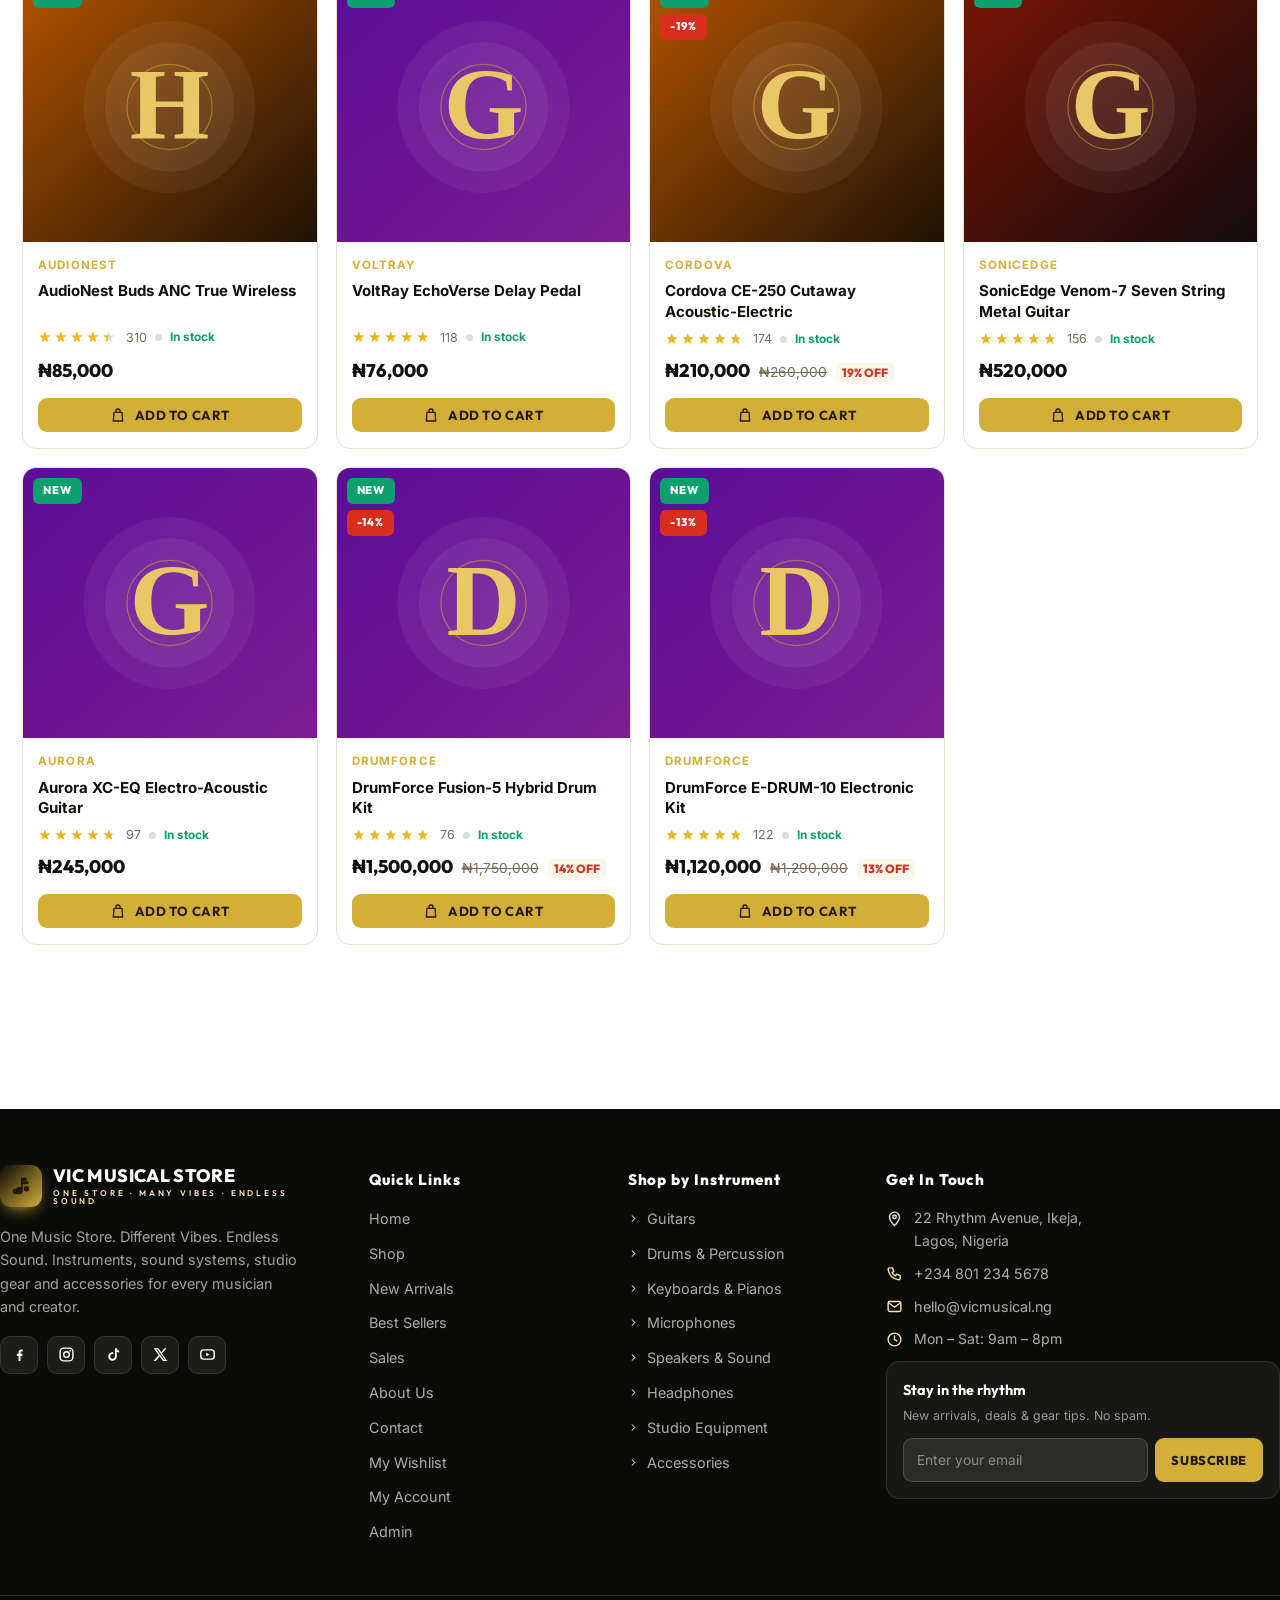
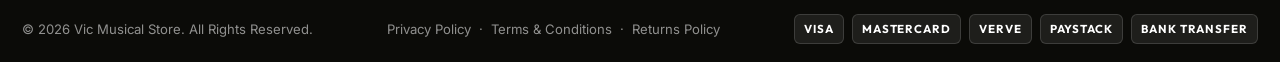
<file: new-arrivals.html>
<!DOCTYPE html>
<html lang="en">
<head>
<meta charset="utf-8">
<meta name="viewport" content="width=device-width, initial-scale=1, viewport-fit=cover">
<title>New Arrivals — Vic Musical Store</title>
<meta name="description" content="Freshly stocked guitars, microphones, speakers, keyboards and drum gear — the newest arrivals at Vic Musical Store.">
<link rel="icon" href="data:image/svg+xml,<svg xmlns='http://www.w3.org/2000/svg' viewBox='0 0 24 24'><rect width='24' height='24' rx='5' fill='%230B0B08'/><path fill='%23D4AF37' d='M9 18V5l12-2v13'/><circle cx='6' cy='18' r='3' fill='%23D4AF37'/><circle cx='18' cy='16' r='3' fill='%23D4AF37'/></svg>">
<link rel="preconnect" href="https://fonts.googleapis.com">
<link rel="preconnect" href="https://fonts.gstatic.com" crossorigin>
<link href="https://fonts.googleapis.com/css2?family=Inter:wght@400;500;600;700;800&family=Outfit:wght@500;600;700;800;900&display=swap" rel="stylesheet">
<link rel="stylesheet" href="css/style.css">
<link rel="stylesheet" href="css/components.css">
<link rel="stylesheet" href="css/responsive.css">
</head>
<body data-page="new" data-mode="new">
<a class="skip-link" href="#vmMain">Skip to content</a>
<div class="topbar" id="vmTopbar"></div>
<header class="site-header" id="vmHeader"></header>

<main id="vmMain">
  <section class="page-hero">
    <div class="page-wrap">
      <div class="crumbs"><a href="index.html">Home</a><svg class="ic" viewBox="0 0 24 24"><path stroke="currentColor" stroke-width="2.2" stroke-linecap="round" stroke-linejoin="round" d="M9 6l6 6-6 6"/></svg><span class="here">New Arrivals</span></div>
      <h1><span data-ic="sparkle"></span>New Arrivals</h1>
      <p class="lead">Fresh stock, just landed. Spot the <span class="tag tag-new" style="vertical-align:middle">New</span> badge and be the first in your circle to own it.</p>
      <div style="display:flex;gap:10px;margin-top:20px;flex-wrap:wrap">
        <a class="chip" href="best-sellers.html"><span data-ic="flame"></span>See what everyone is buying</a>
        <a class="chip" href="sales.html"><span data-ic="tag"></span>Shop the sales</a>
      </div>
    </div>
    <div class="hero-deco"></div>
  </section>

  <section class="section">
    <div class="page-wrap">
      <div class="shop-toolbar" style="margin-bottom:22px">
        <span class="res" id="catCount">Loading new arrivals…</span>
        <span class="spacer"></span>
        <label class="sort">Sort by
          <select id="catSort" aria-label="Sort products">
            <option value="newest">Newest First</option>
            <option value="popular">Most Popular</option>
            <option value="plow">Price: Low to High</option>
            <option value="phigh">Price: High to Low</option>
            <option value="rating">Highest Rated</option>
          </select>
          <svg class="ic" viewBox="0 0 24 24"><path stroke="currentColor" stroke-width="2.2" stroke-linecap="round" stroke-linejoin="round" d="M6 9l6 6 6-6"/></svg>
        </label>
      </div>
      <div class="prod-grid" id="catGrid"></div>
      <div style="display:flex;justify-content:center;padding:18px 0 30px">
        <button class="btn btn-ghost" id="catMore" style="display:none">Load More Products</button>
      </div>
    </div>
  </section>
</main>

<footer class="site-footer" id="vmFooter"></footer>
<div id="vmOverlays"></div>

<script src="js/data.js"></script>
<script src="js/core.js"></script>
<script src="js/api.js"></script>
<script src="js/layout.js"></script>
<script src="js/cards.js"></script>
<script src="js/pages-home.js"></script>
<script src="js/pages-catalog.js"></script>
<script src="js/pages-product.js"></script>
<script src="js/pages-cart.js"></script>
<script src="js/pages-checkout.js"></script>
<script src="js/pages-misc.js"></script>
<script src="js/pages-auth.js"></script>
<script src="js/pages-admin.js"></script>
<script src="js/boot.js"></script>
</body>
</html>
</file>
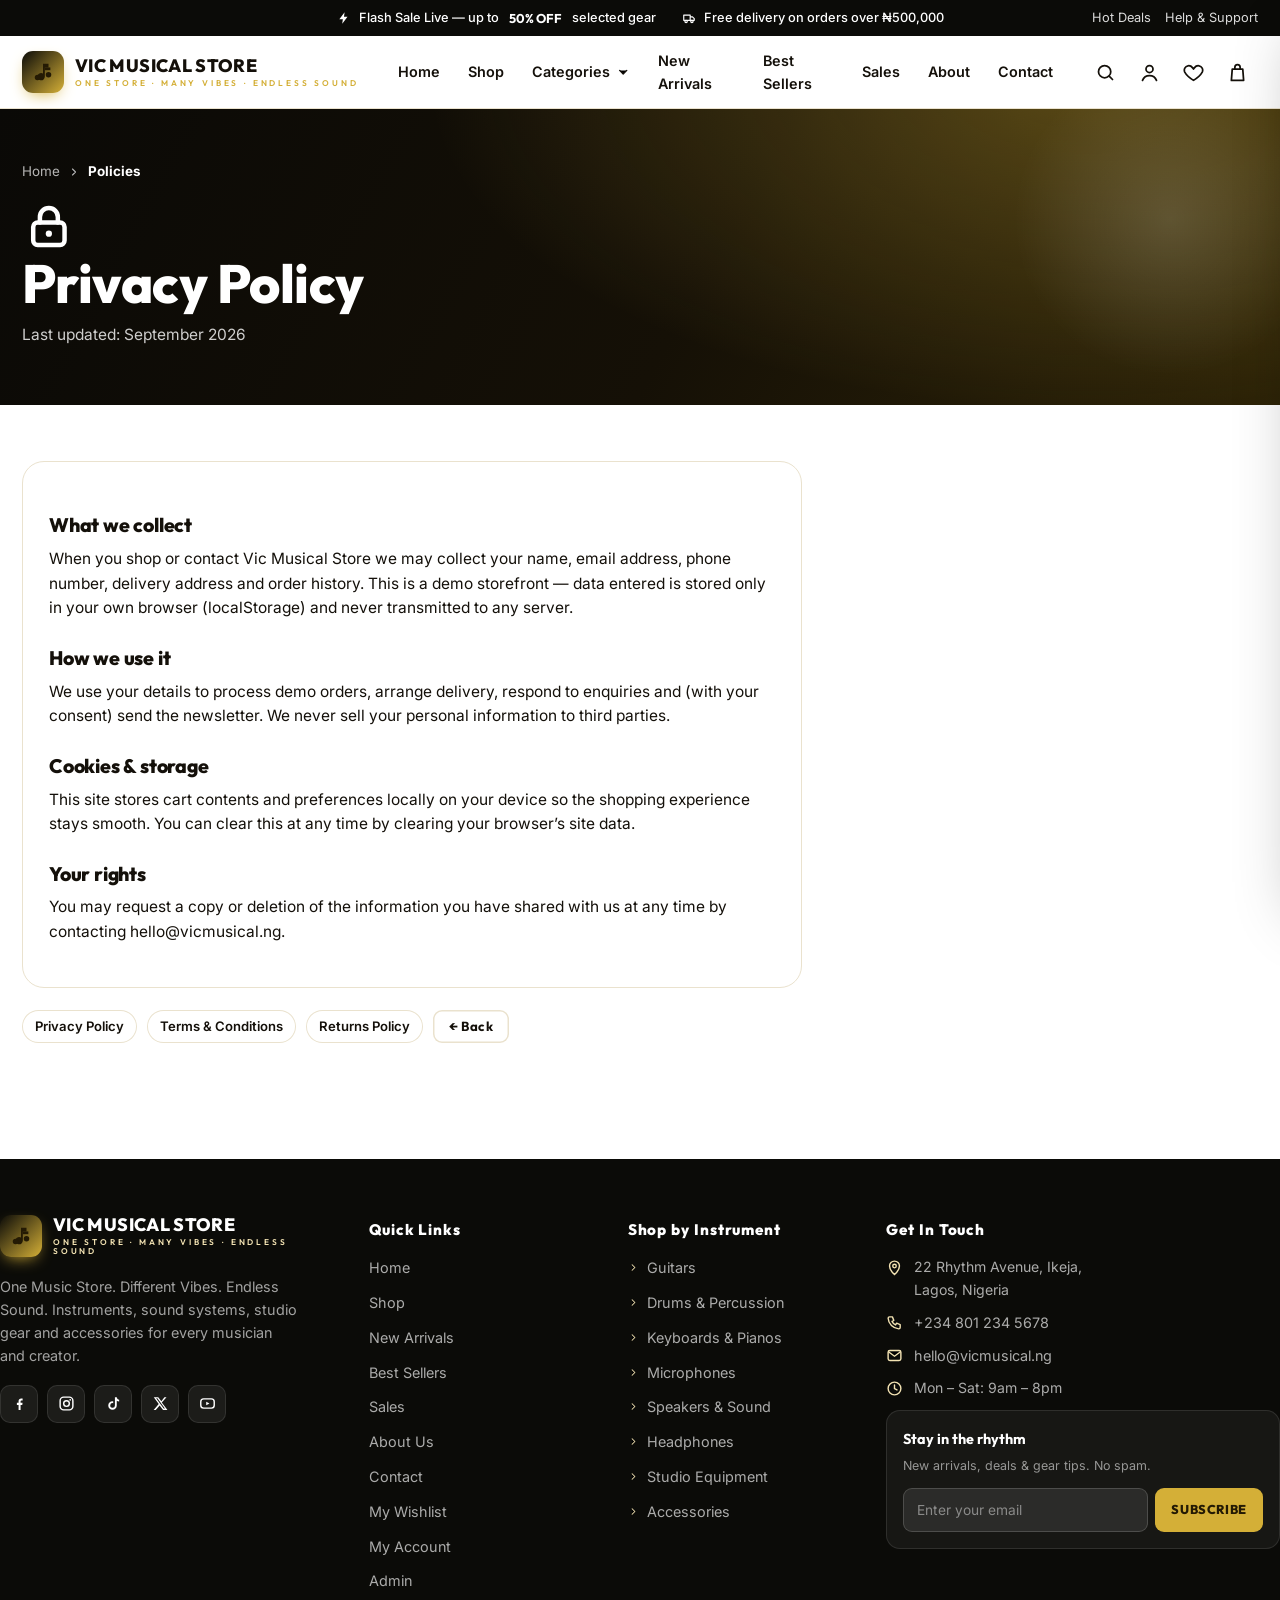
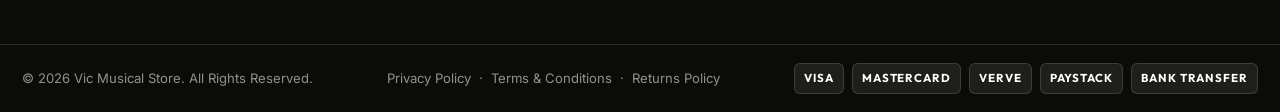
<file: policy.html>
<!DOCTYPE html>
<html lang="en">
<head>
<meta charset="utf-8">
<meta name="viewport" content="width=device-width, initial-scale=1, viewport-fit=cover">
<title>Policies — Victor's Music</title>
<meta name="description" content="Policies for Victor's Music.">
<link rel="icon" href="data:image/svg+xml,<svg xmlns='http://www.w3.org/2000/svg' viewBox='0 0 100 100'><text y='.9em' font-size='90'>🎵</text></svg>">
<link rel="preconnect" href="https://fonts.googleapis.com">
<link rel="preconnect" href="https://fonts.gstatic.com" crossorigin>
<link href="https://fonts.googleapis.com/css2?family=Inter:wght@400;500;600;700;800&family=Outfit:wght@500;600;700;800;900&display=swap" rel="stylesheet">
<link rel="stylesheet" href="css/style.css">
<link rel="stylesheet" href="css/components.css">
<link rel="stylesheet" href="css/responsive.css">
</head>
<body data-page="policy">
<a class="skip-link" href="#vmMain">Skip to content</a>
<div class="topbar" id="vmTopbar"></div>
<header class="site-header" id="vmHeader"></header>

<main id="vmMain">
  <section class="page-hero">
    <div class="page-wrap">
      <div class="crumbs"><a href="index.html">Home</a><svg class="ic" viewBox="0 0 24 24"><path stroke="currentColor" stroke-width="2.2" stroke-linecap="round" stroke-linejoin="round" d="M9 6l6 6-6 6"/></svg><span class="here">Policies</span></div>
      <h1><span id="polEmoji">📄</span> <span id="polTitle">Policy</span></h1>
      <p class="lead" id="polUpdated"></p>
    </div>
    <div class="hero-deco"></div>
  </section>
  <section class="section">
    <div class="page-wrap">
      <div class="panel prose" id="polBody"></div>
      <div style="margin-top:22px;display:flex;gap:10px;flex-wrap:wrap">
        <a class="chip" href="policy.html?p=privacy">Privacy Policy</a>
        <a class="chip" href="policy.html?p=terms">Terms &amp; Conditions</a>
        <a class="chip" href="policy.html?p=returns">Returns Policy</a>
        <a class="btn btn-sm btn-ghost" id="polBack" href="index.html">← Back</a>
      </div>
    </div>
  </section>
</main>

<footer class="site-footer" id="vmFooter"></footer>
<div id="vmOverlays"></div>

<script src="js/data.js"></script>
<script src="js/core.js"></script>
<script src="js/layout.js"></script>
<script src="js/cards.js"></script>
<script src="js/pages-home.js"></script>
<script src="js/pages-catalog.js"></script>
<script src="js/pages-product.js"></script>
<script src="js/pages-cart.js"></script>
<script src="js/pages-checkout.js"></script>
<script src="js/pages-misc.js"></script>
<script src="js/boot.js"></script>
</body>
</html>
</file>
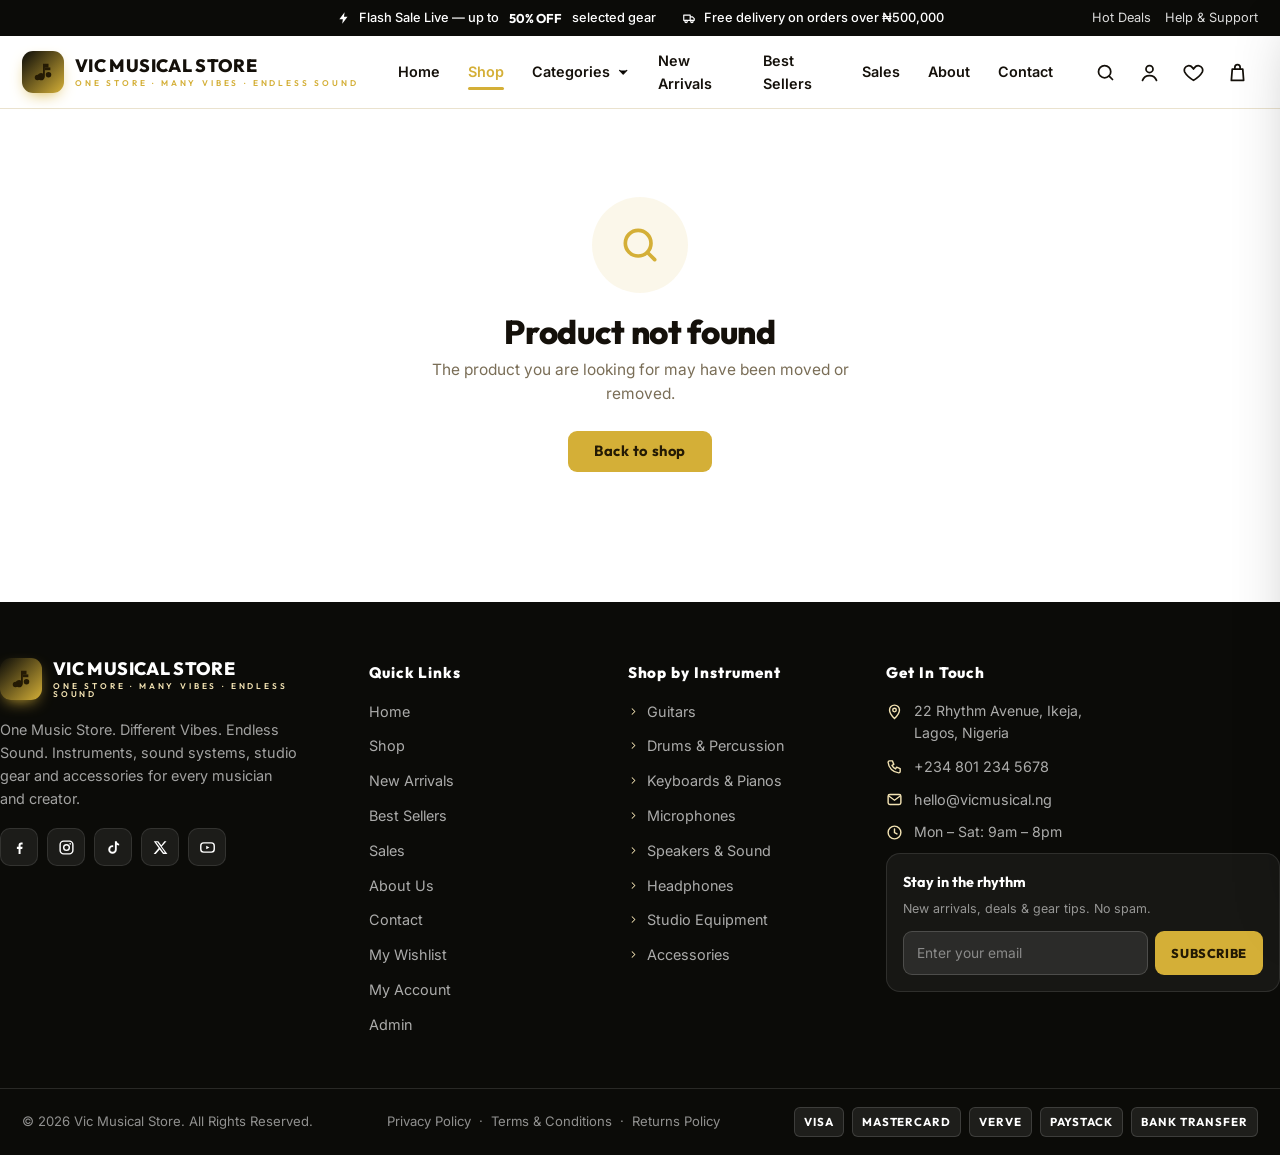
<file: product.html>
<!DOCTYPE html>
<html lang="en">
<head>
<meta charset="utf-8">
<meta name="viewport" content="width=device-width, initial-scale=1, viewport-fit=cover">
<title>Product — Victor's Music</title>
<meta name="description" content="Product details at Victor's Music — Nigeria's modern music store.">
<link rel="icon" href="data:image/svg+xml,<svg xmlns='http://www.w3.org/2000/svg' viewBox='0 0 100 100'><text y='.9em' font-size='90'>🎵</text></svg>">
<link rel="preconnect" href="https://fonts.googleapis.com">
<link rel="preconnect" href="https://fonts.gstatic.com" crossorigin>
<link href="https://fonts.googleapis.com/css2?family=Inter:wght@400;500;600;700;800&family=Outfit:wght@500;600;700;800;900&display=swap" rel="stylesheet">
<link rel="stylesheet" href="css/style.css">
<link rel="stylesheet" href="css/components.css">
<link rel="stylesheet" href="css/responsive.css">
</head>
<body data-page="product">
<a class="skip-link" href="#vmMain">Skip to content</a>
<div class="topbar" id="vmTopbar"></div>
<header class="site-header" id="vmHeader"></header>

<main id="vmMain">
  <div class="page-wrap">
    <div class="breadcrumbs" id="pdCrumbs"></div>
  </div>

  <div id="pdWrap">
    <section class="page-wrap">
      <div class="pd-layout">
        <div class="pd-gallery">
          <img id="pdMainImg" src="" alt="Product image" class="pd-main-img">
          <div class="pd-thumbs" id="pdThumbs"></div>
          <p class="terms-note">Tap the main image to zoom.</p>
        </div>
        <div class="pd-info" id="pdInfoInner"></div>
      </div>
    </section>

    <section class="pd-sections page-wrap">
      <div style="display:grid;grid-template-columns:1fr 1fr;gap:26px;align-items:start" class="pd-two">
        <div class="panel">
          <h3 class="panel-title">📋 Description</h3>
          <div id="pdDescBody"></div>
        </div>
        <div class="panel">
          <h3 class="panel-title">⚙️ Specifications</h3>
          <div id="pdSpecsBody"></div>
        </div>
      </div>
    </section>

    <section class="pd-sections page-wrap">
      <div class="panel">
        <h3 class="panel-title">⭐ Customer Reviews</h3>
        <div id="pdReviewsBody"></div>
      </div>
    </section>

    <section class="section page-wrap">
      <div class="sec-head">
        <div><span class="kicker">You may also like</span><h2>Related Products</h2></div>
        <a class="link-all" href="shop.html">Browse more</a>
      </div>
      <div class="prod-grid" id="relRow"></div>
    </section>

    <section class="section page-wrap" style="padding-top:0">
      <div class="sec-head">
        <div><span class="kicker">Complete your setup</span><h2>Frequently Bought Together</h2>
        <p>Add all three at once and save 10% on the bundle.</p></div>
      </div>
      <div id="bundleWrap"></div>
    </section>
  </div>
</main>

<footer class="site-footer" id="vmFooter"></footer>
<div id="vmOverlays"></div>

<script src="js/data.js"></script>
<script src="js/core.js"></script>
<script src="js/layout.js"></script>
<script src="js/cards.js"></script>
<script src="js/pages-home.js"></script>
<script src="js/pages-catalog.js"></script>
<script src="js/pages-product.js"></script>
<script src="js/pages-cart.js"></script>
<script src="js/pages-checkout.js"></script>
<script src="js/pages-misc.js"></script>
<script src="js/boot.js"></script>
</body>
</html>
</file>
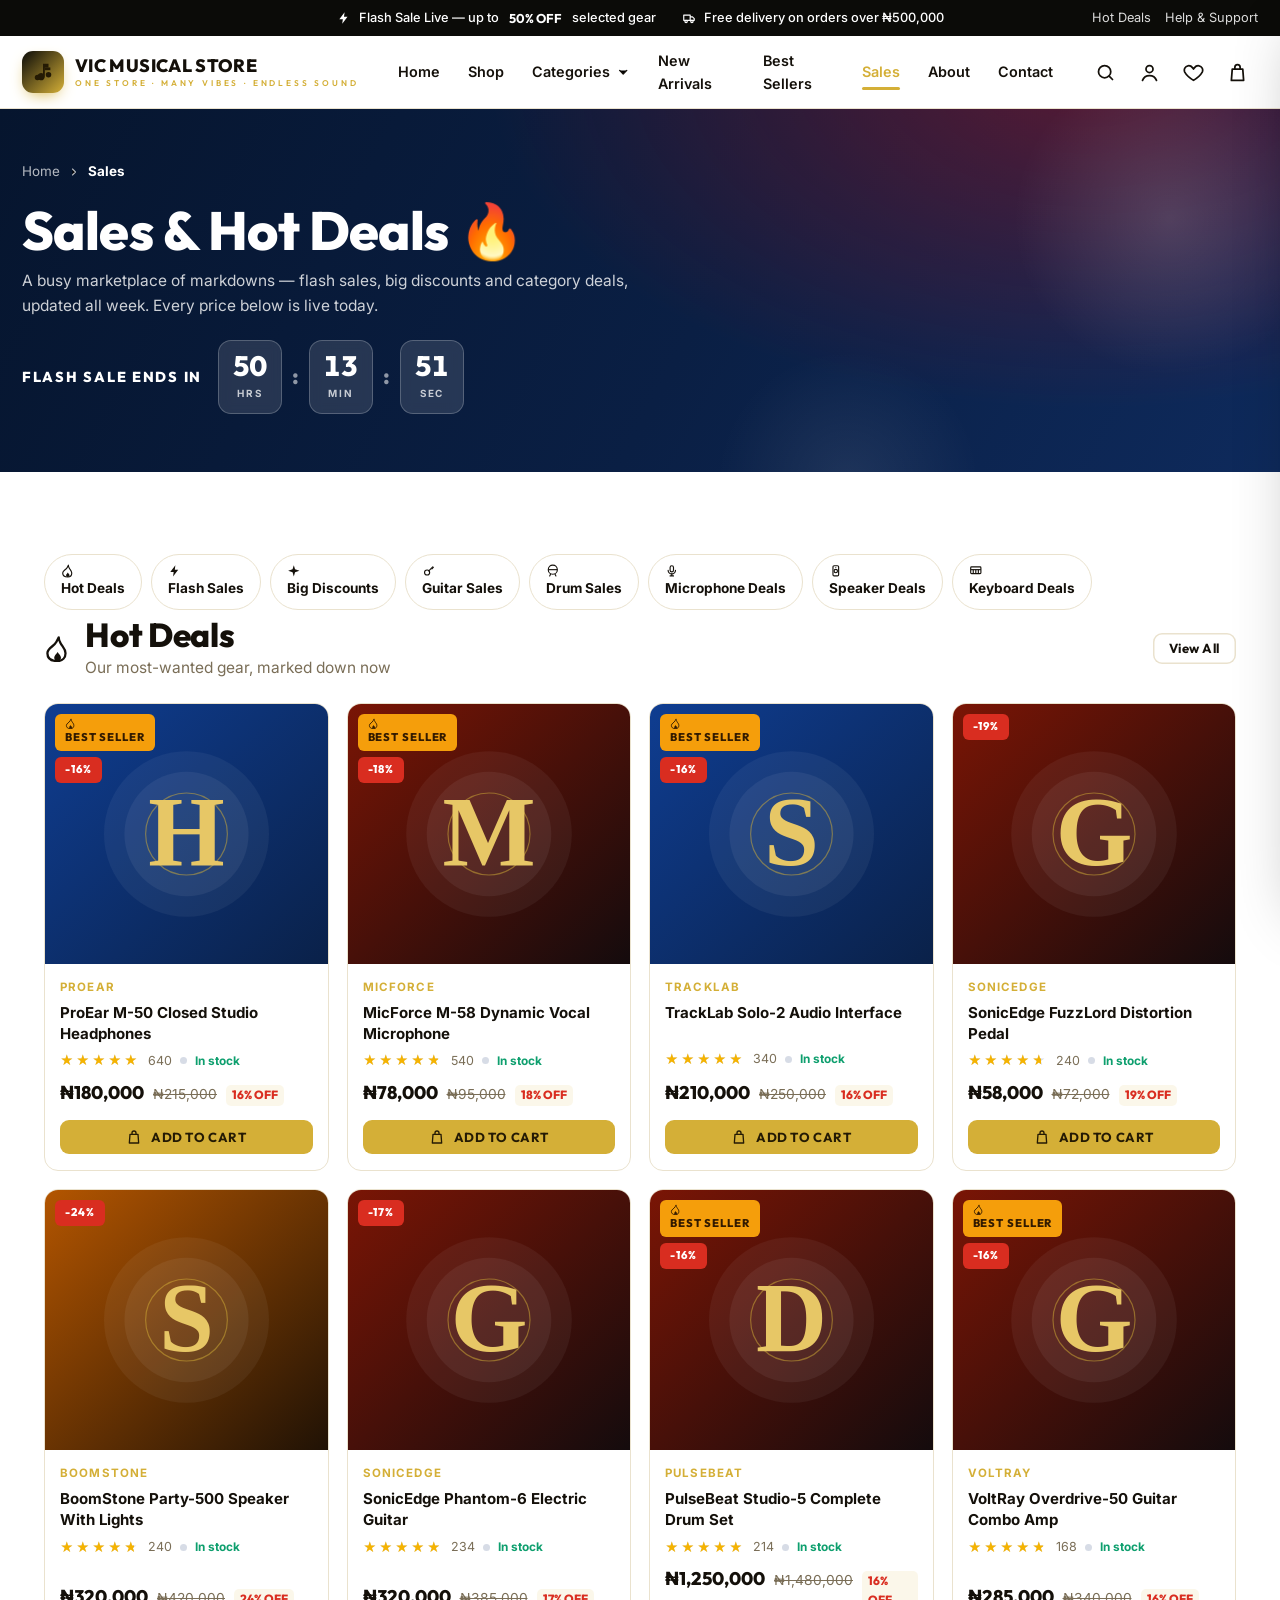
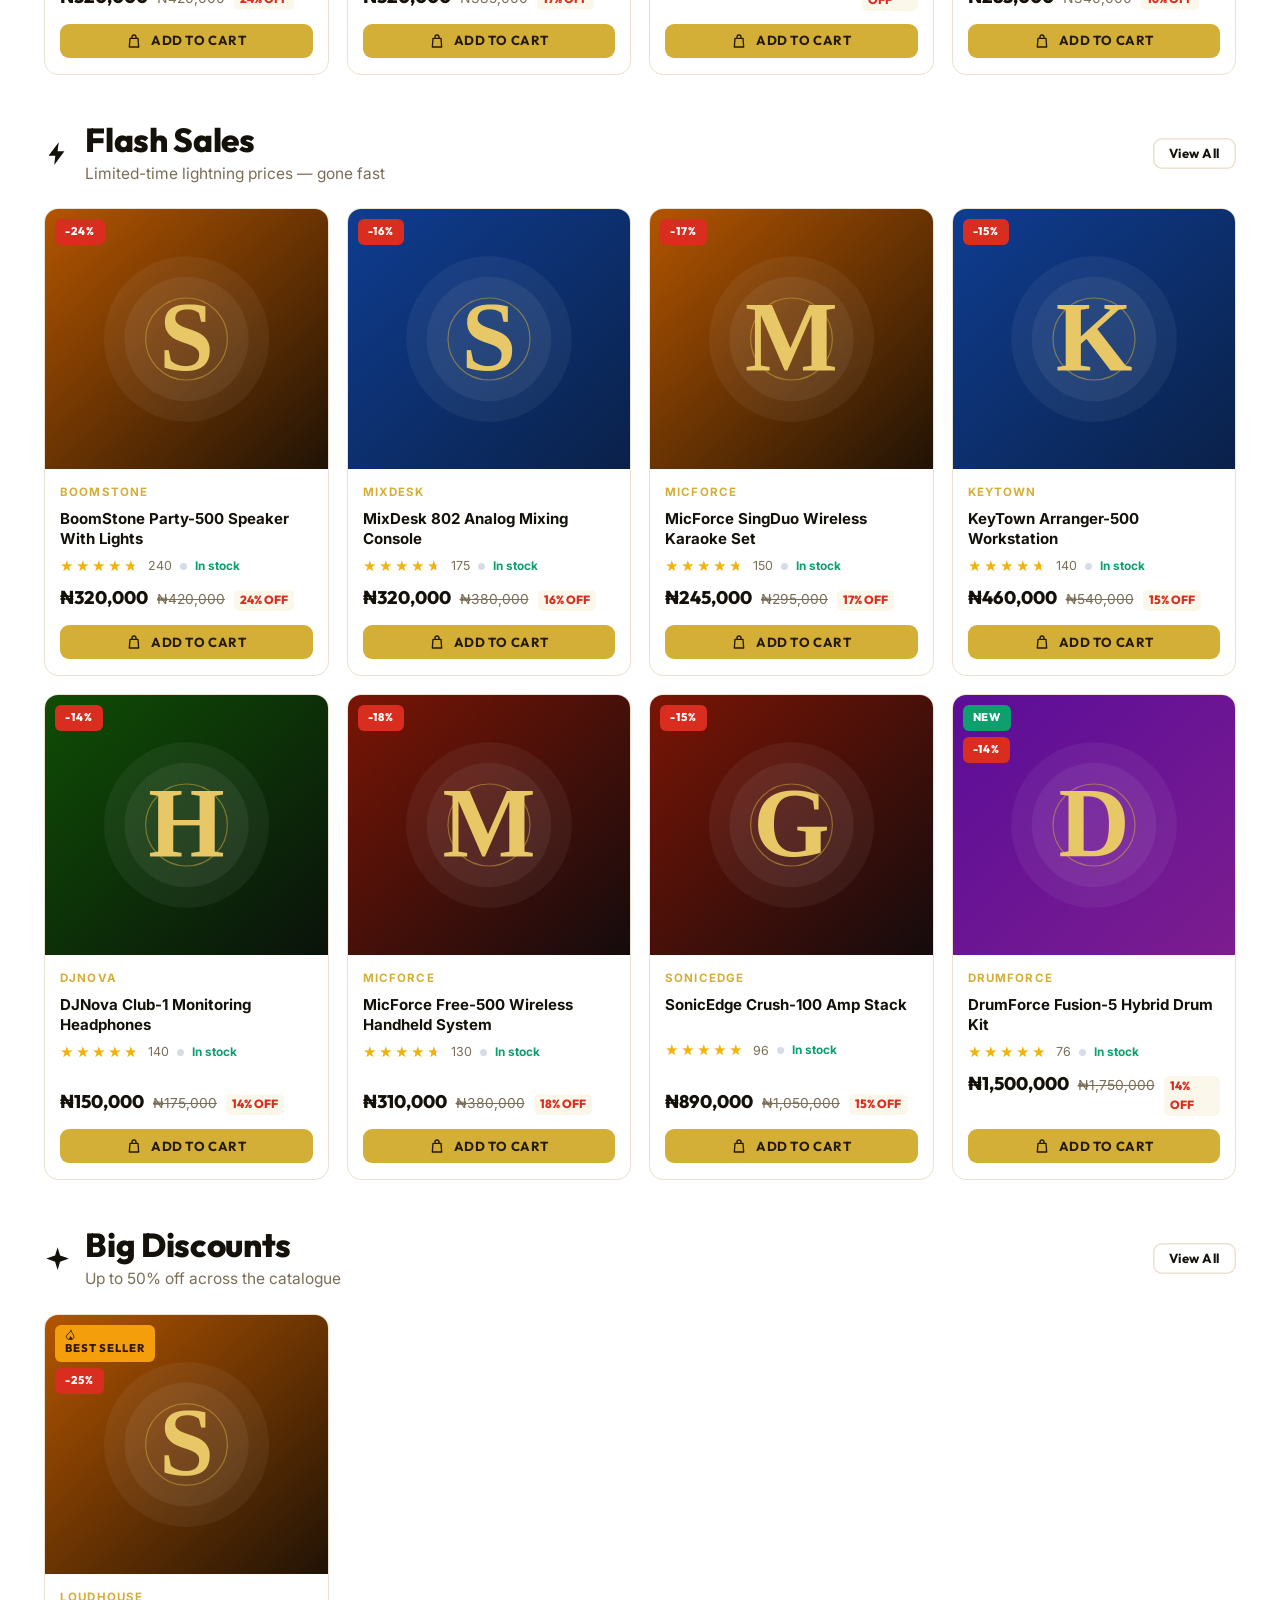
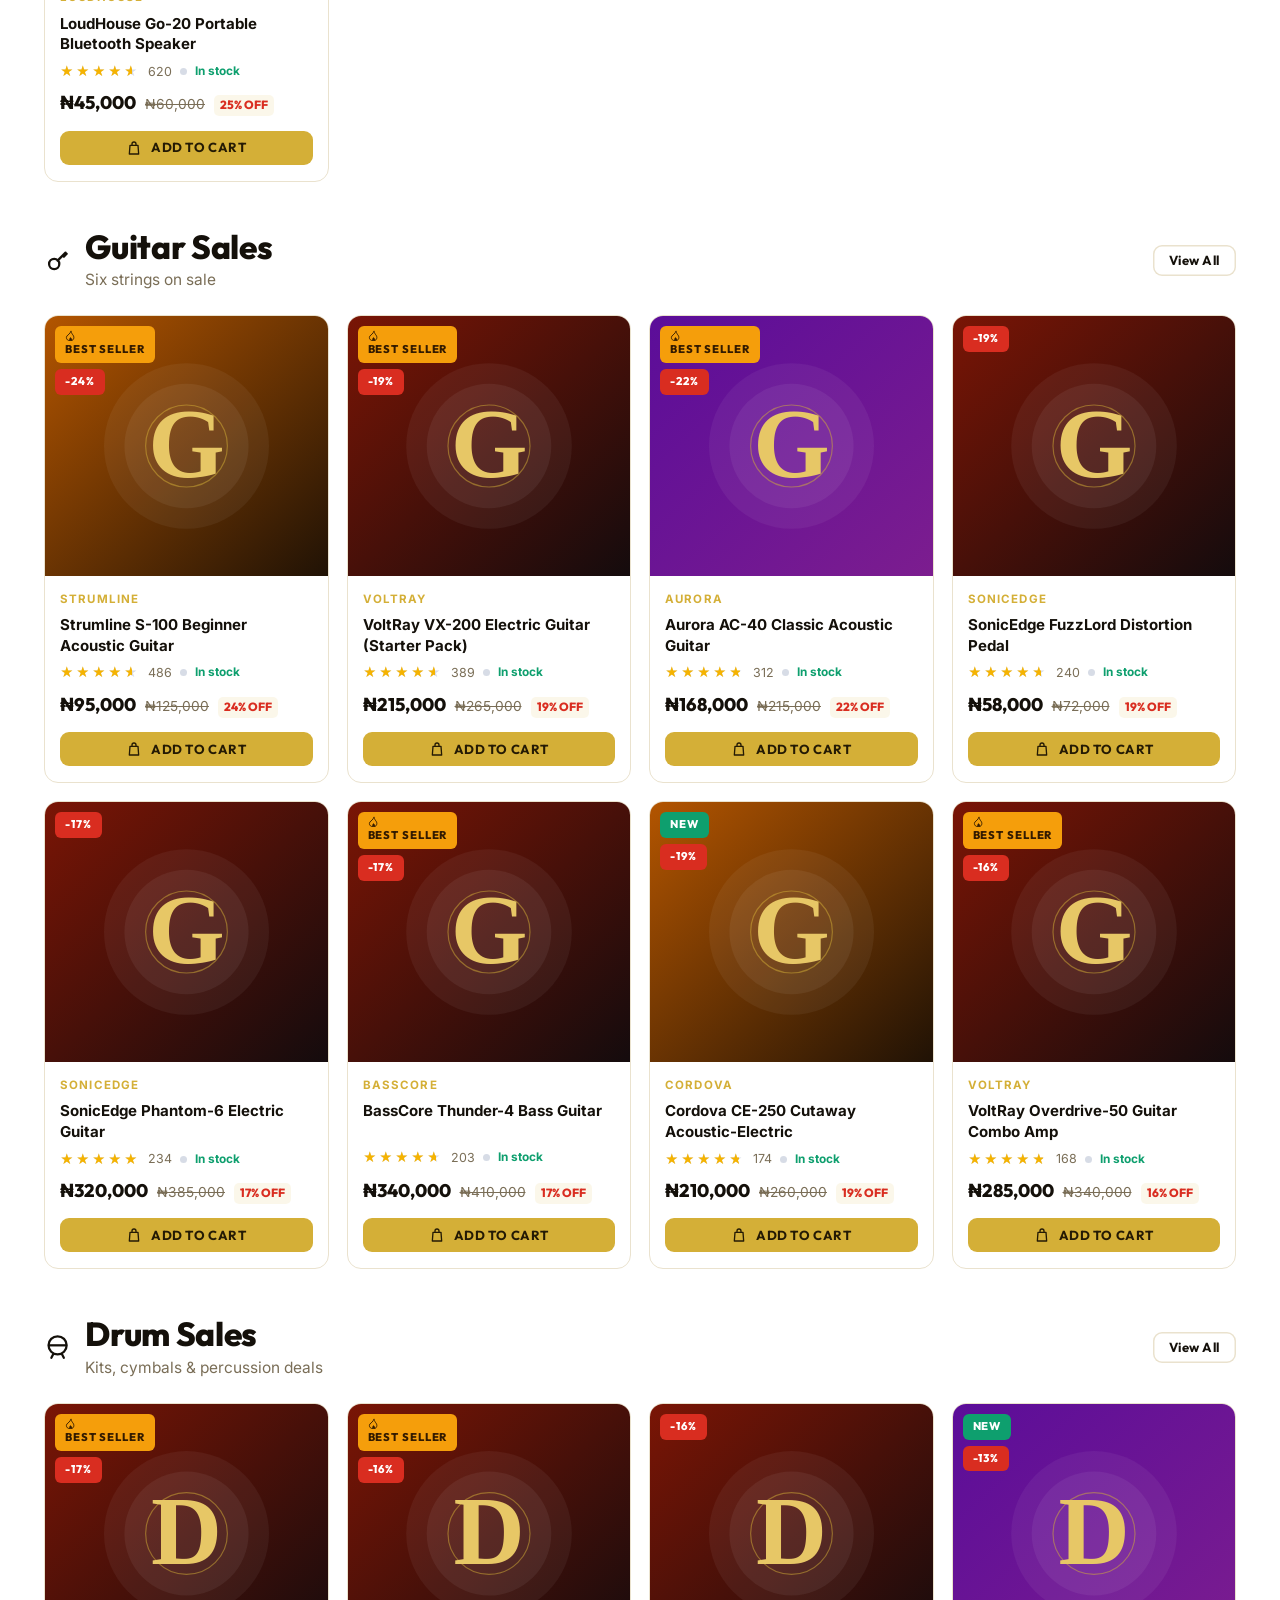
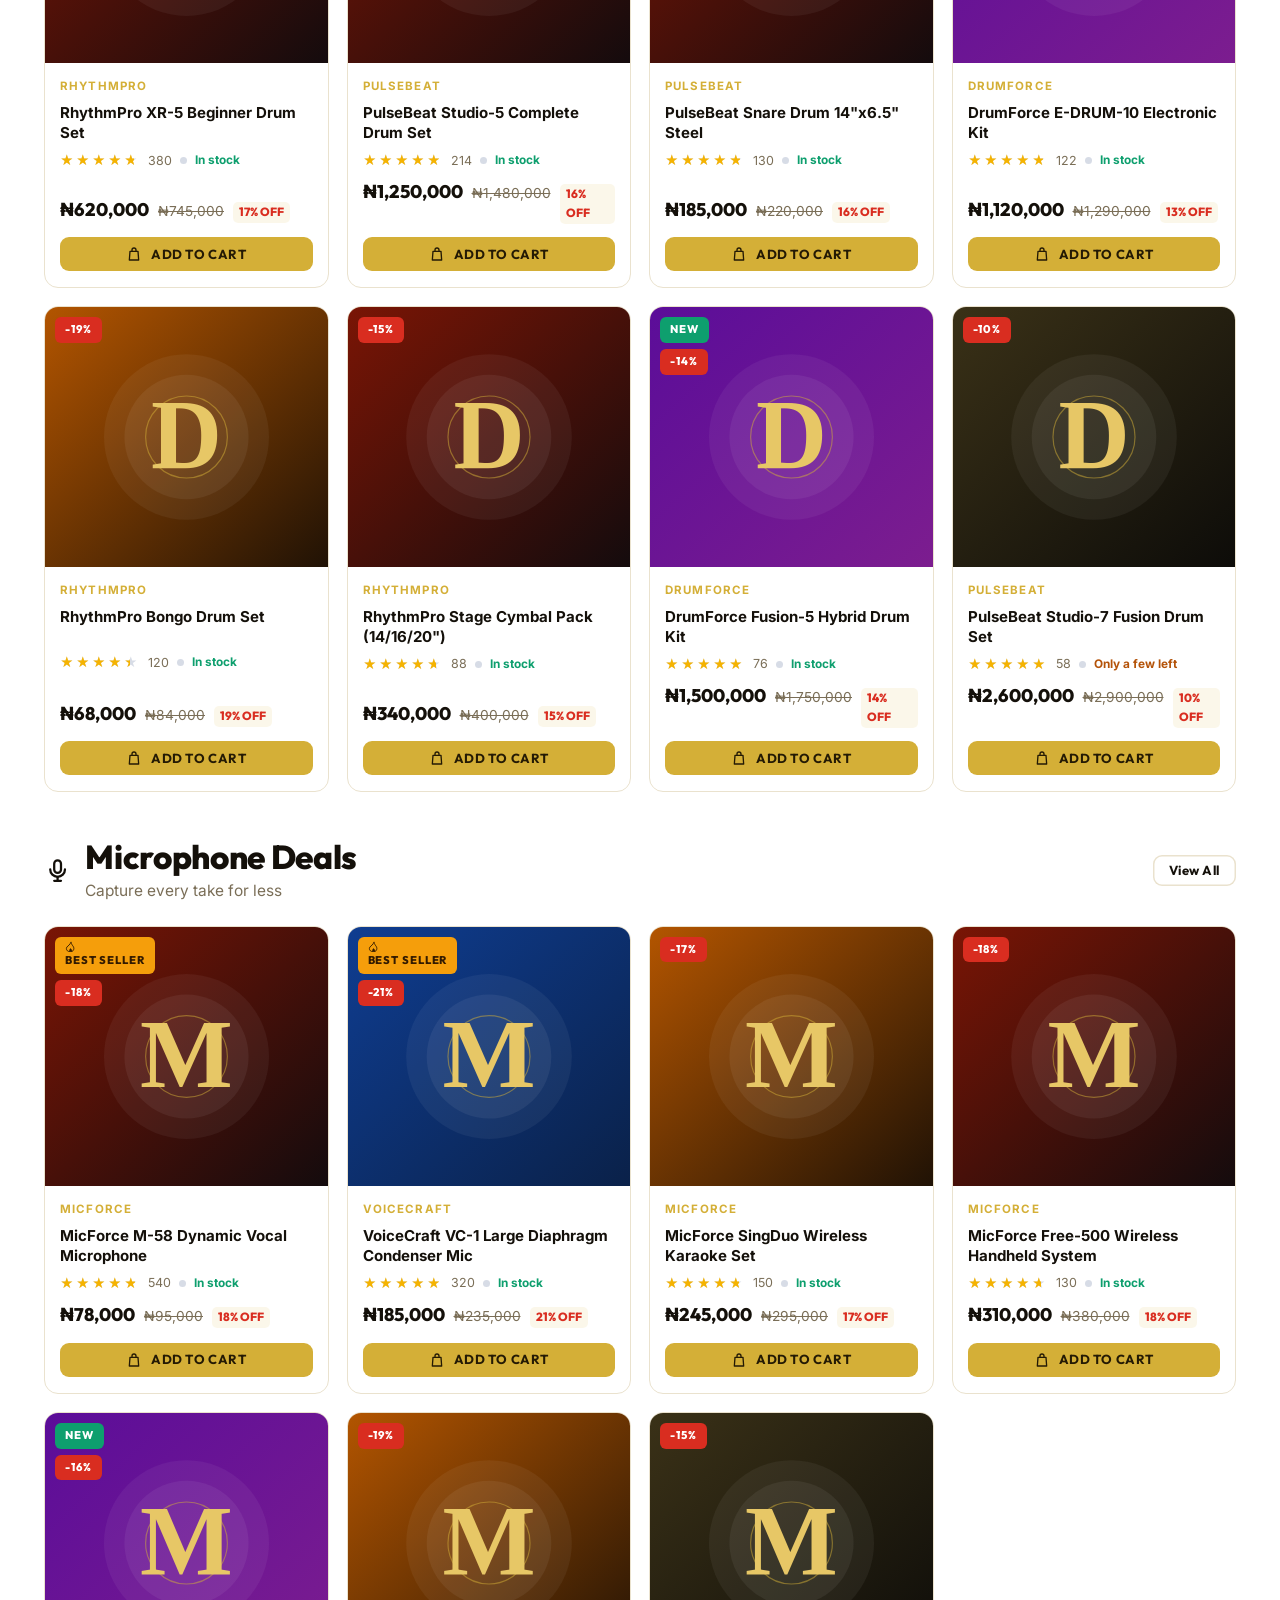
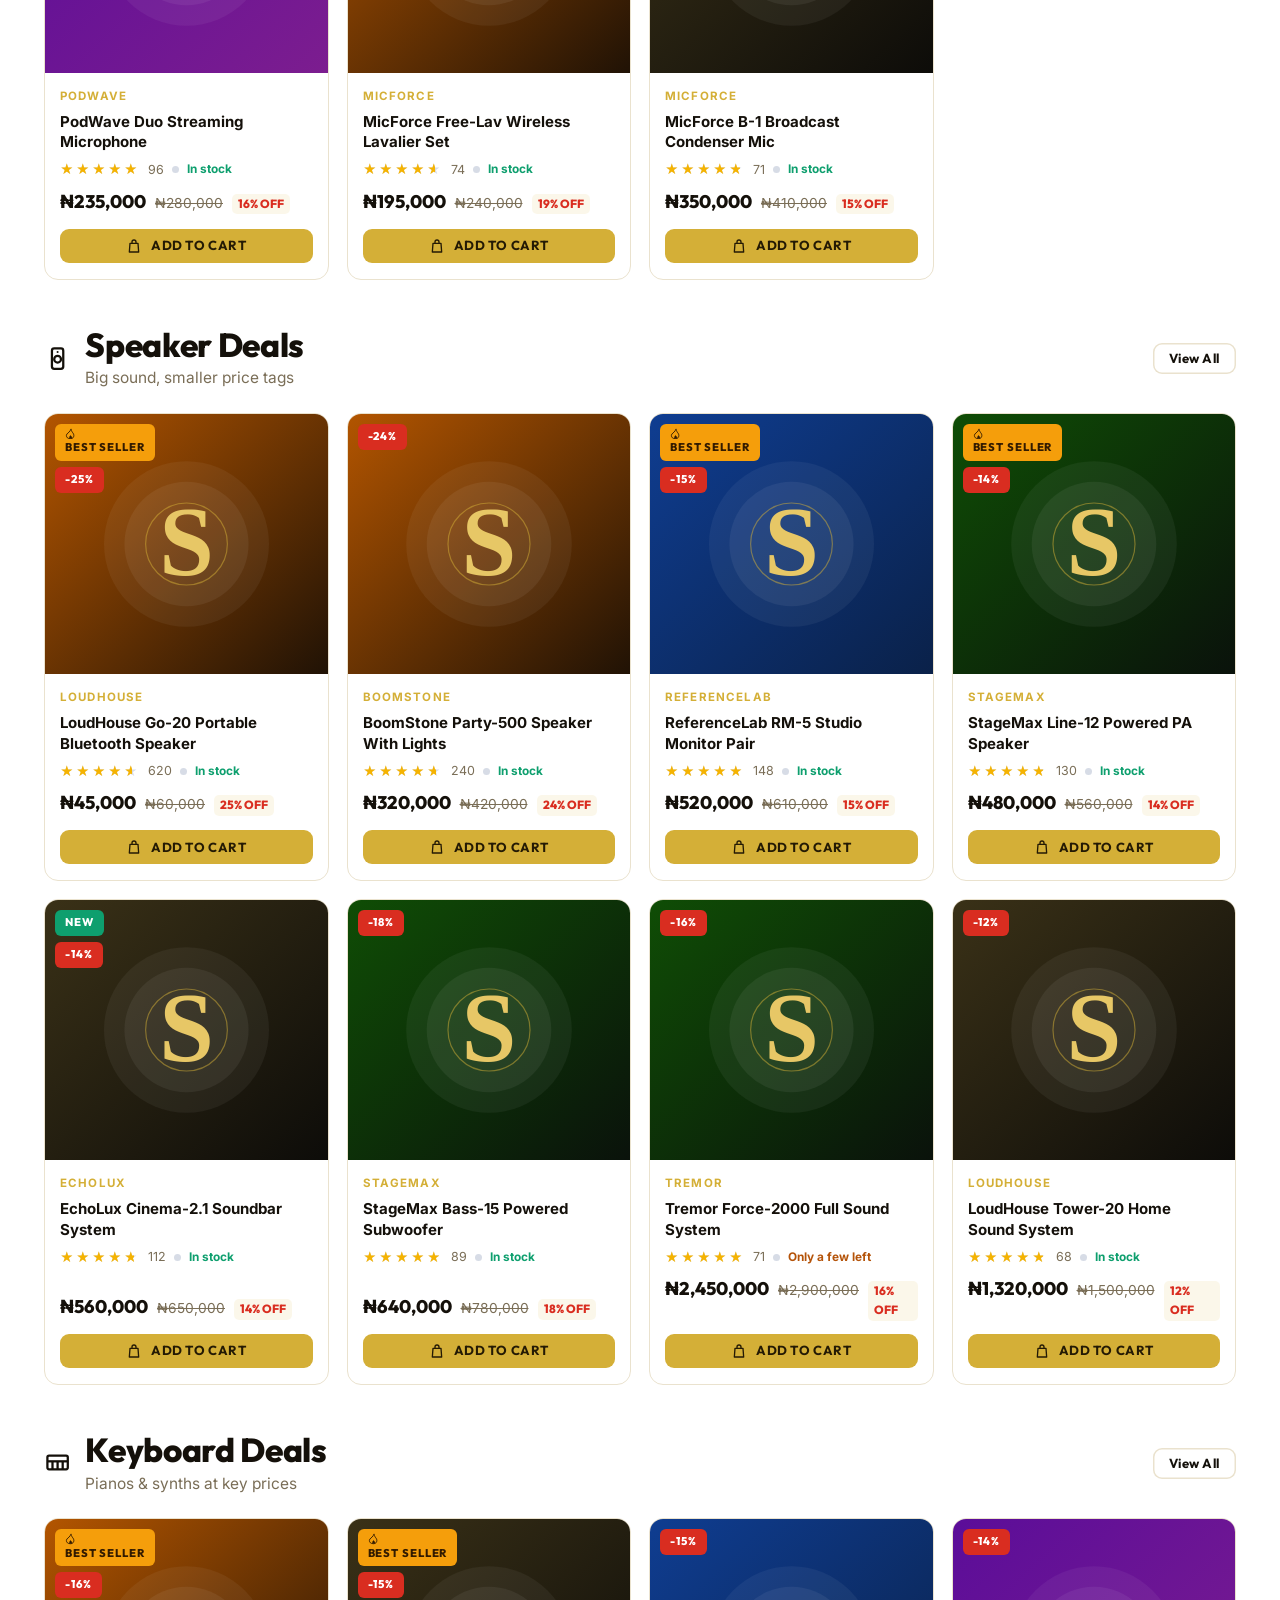
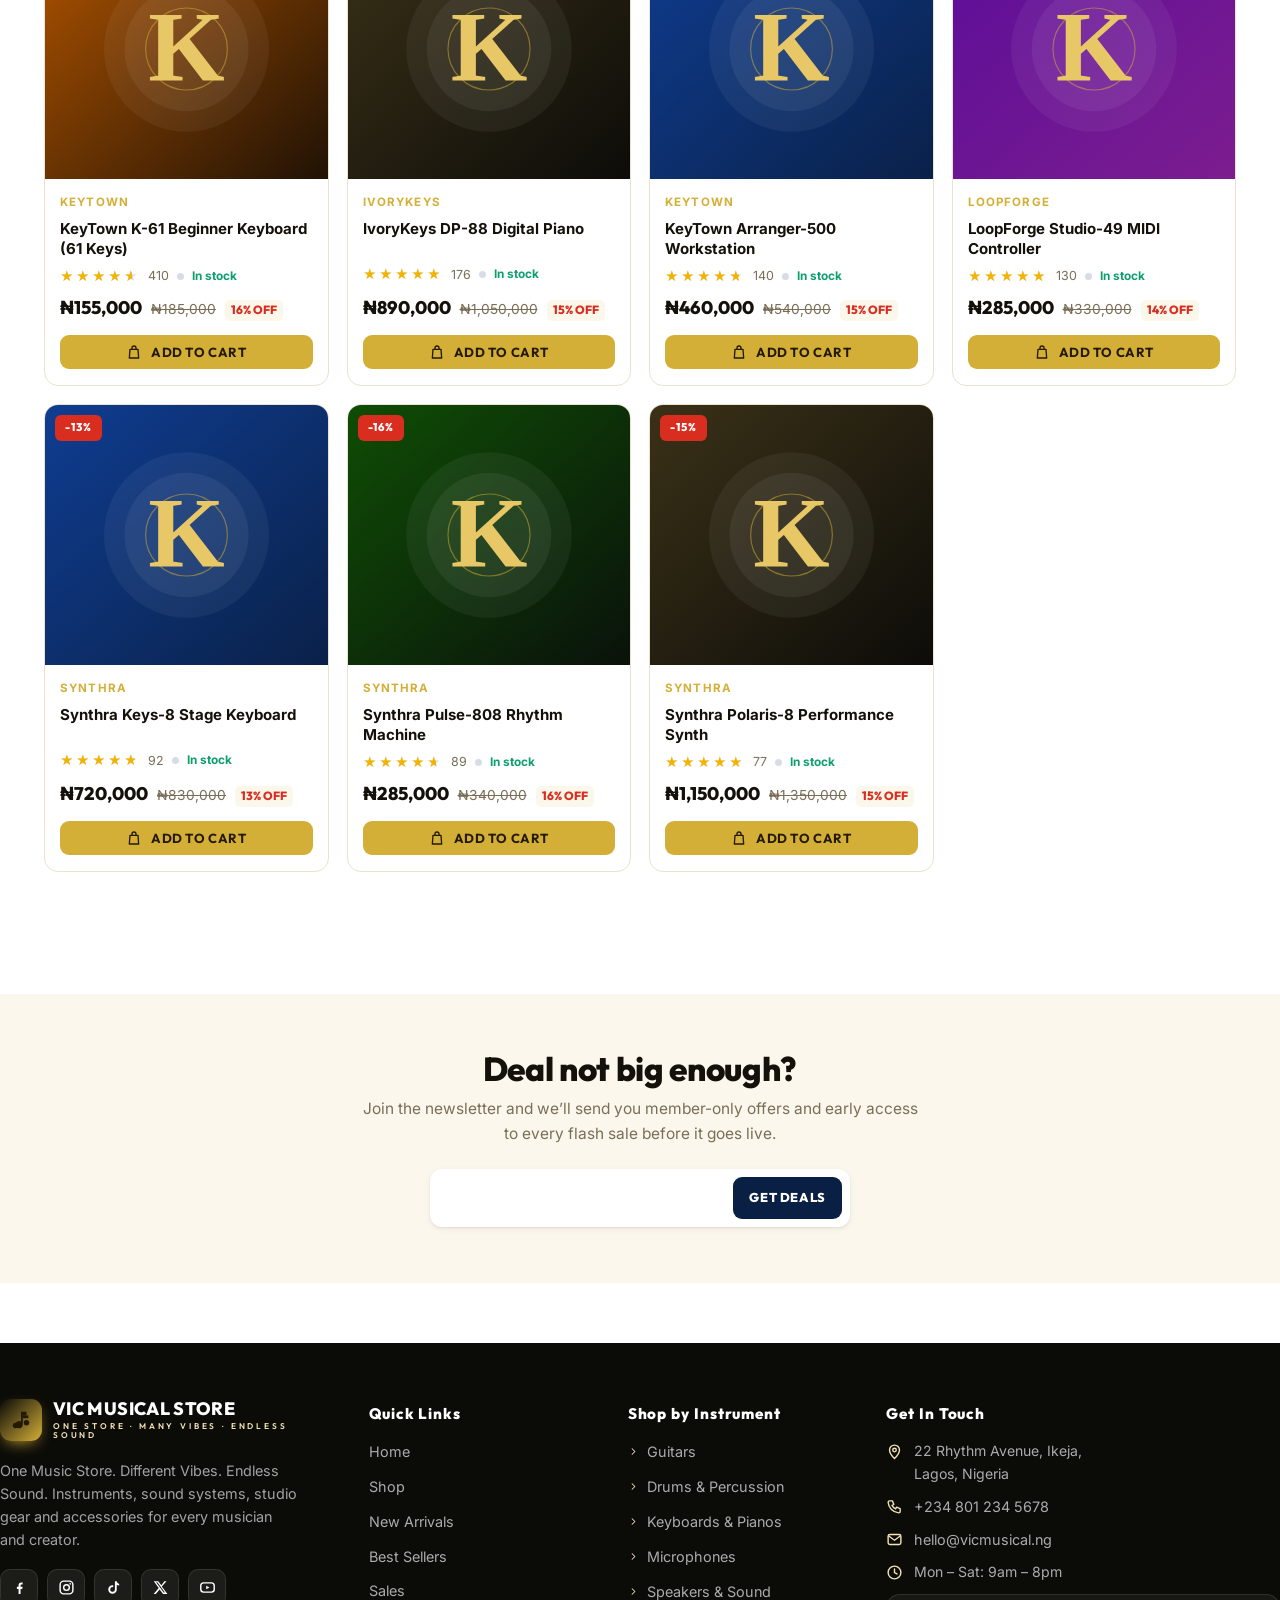
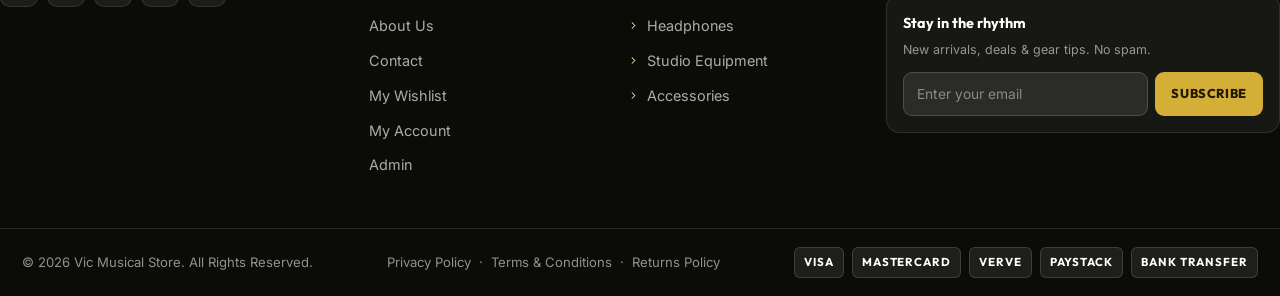
<file: sales.html>
<!DOCTYPE html>
<html lang="en">
<head>
<meta charset="utf-8">
<meta name="viewport" content="width=device-width, initial-scale=1, viewport-fit=cover">
<title>Sales &amp; Hot Deals — Victor's Music</title>
<meta name="description" content="Big discounts, flash sales and hot deals on guitars, drums, microphones, speakers and keyboards at Victor's Music.">
<link rel="icon" href="data:image/svg+xml,<svg xmlns='http://www.w3.org/2000/svg' viewBox='0 0 100 100'><text y='.9em' font-size='90'>🎵</text></svg>">
<link rel="preconnect" href="https://fonts.googleapis.com">
<link rel="preconnect" href="https://fonts.gstatic.com" crossorigin>
<link href="https://fonts.googleapis.com/css2?family=Inter:wght@400;500;600;700;800&family=Outfit:wght@500;600;700;800;900&display=swap" rel="stylesheet">
<link rel="stylesheet" href="css/style.css">
<link rel="stylesheet" href="css/components.css">
<link rel="stylesheet" href="css/responsive.css">
</head>
<body data-page="sales" data-mode="sales">
<a class="skip-link" href="#vmMain">Skip to content</a>
<div class="topbar" id="vmTopbar"></div>
<header class="site-header" id="vmHeader"></header>

<main id="vmMain">
  <section class="page-hero" style="background:radial-gradient(1000px 560px at 85% -10%, rgba(225,6,0,.35) 0%, transparent 60%),linear-gradient(118deg,#06152E 0%,#0A1F44 55%,#0E2A5C 100%)">
    <div class="page-wrap">
      <div class="crumbs"><a href="index.html">Home</a><svg class="ic" viewBox="0 0 24 24"><path stroke="currentColor" stroke-width="2.2" stroke-linecap="round" stroke-linejoin="round" d="M9 6l6 6-6 6"/></svg><span class="here">Sales</span></div>
      <h1>Sales &amp; Hot Deals 🔥</h1>
      <p class="lead">A busy marketplace of markdowns — flash sales, big discounts and category deals, updated all week. Every price below is live today.</p>
      <div class="countdown" data-countdown style="margin-top:22px" aria-label="Flash sale countdown">
        <span style="font-family:var(--font-head);font-weight:800;font-size:.9rem;letter-spacing:.12em;margin-right:6px">FLASH SALE ENDS IN</span>
        <div class="cd-box"><div class="num" data-cd="h">00</div><div class="lbl">Hrs</div></div>
        <span class="cd-sep">:</span>
        <div class="cd-box"><div class="num" data-cd="m">00</div><div class="lbl">Min</div></div>
        <span class="cd-sep">:</span>
        <div class="cd-box"><div class="num" data-cd="s">00</div><div class="lbl">Sec</div></div>
      </div>
    </div>
    <div class="hero-deco"></div>
    <div class="hero-deco2" style="left:auto;right:22%;bottom:-160px"></div>
  </section>

  <section class="section">
    <div class="page-wrap">
      <div id="salesSections"></div>
    </div>
  </section>

  <section class="section bg-soft" style="margin-top:20px">
    <div class="page-wrap" style="text-align:center">
      <h2 style="margin-bottom:8px">Deal not big enough?</h2>
      <p class="muted" style="max-width:560px;margin:0 auto 22px">Join the newsletter and we&rsquo;ll send you member-only offers and early access to every flash sale before it goes live.</p>
      <form class="news-form" style="max-width:420px;margin:0 auto;background:#fff;padding:8px;border-radius:12px;box-shadow:var(--shadow-1)" novalidate>
        <input type="email" placeholder="Enter your email" required aria-label="Email address" style="background:#fff;border:0;color:#0B1B33">
        <button type="submit" style="background:#0A1F44;color:#fff">GET DEALS</button>
      </form>
    </div>
  </section>
</main>

<footer class="site-footer" id="vmFooter"></footer>
<div id="vmOverlays"></div>

<script src="js/data.js"></script>
<script src="js/core.js"></script>
<script src="js/layout.js"></script>
<script src="js/cards.js"></script>
<script src="js/pages-home.js"></script>
<script src="js/pages-catalog.js"></script>
<script src="js/pages-product.js"></script>
<script src="js/pages-cart.js"></script>
<script src="js/pages-checkout.js"></script>
<script src="js/pages-misc.js"></script>
<script src="js/boot.js"></script>
</body>
</html>
</file>
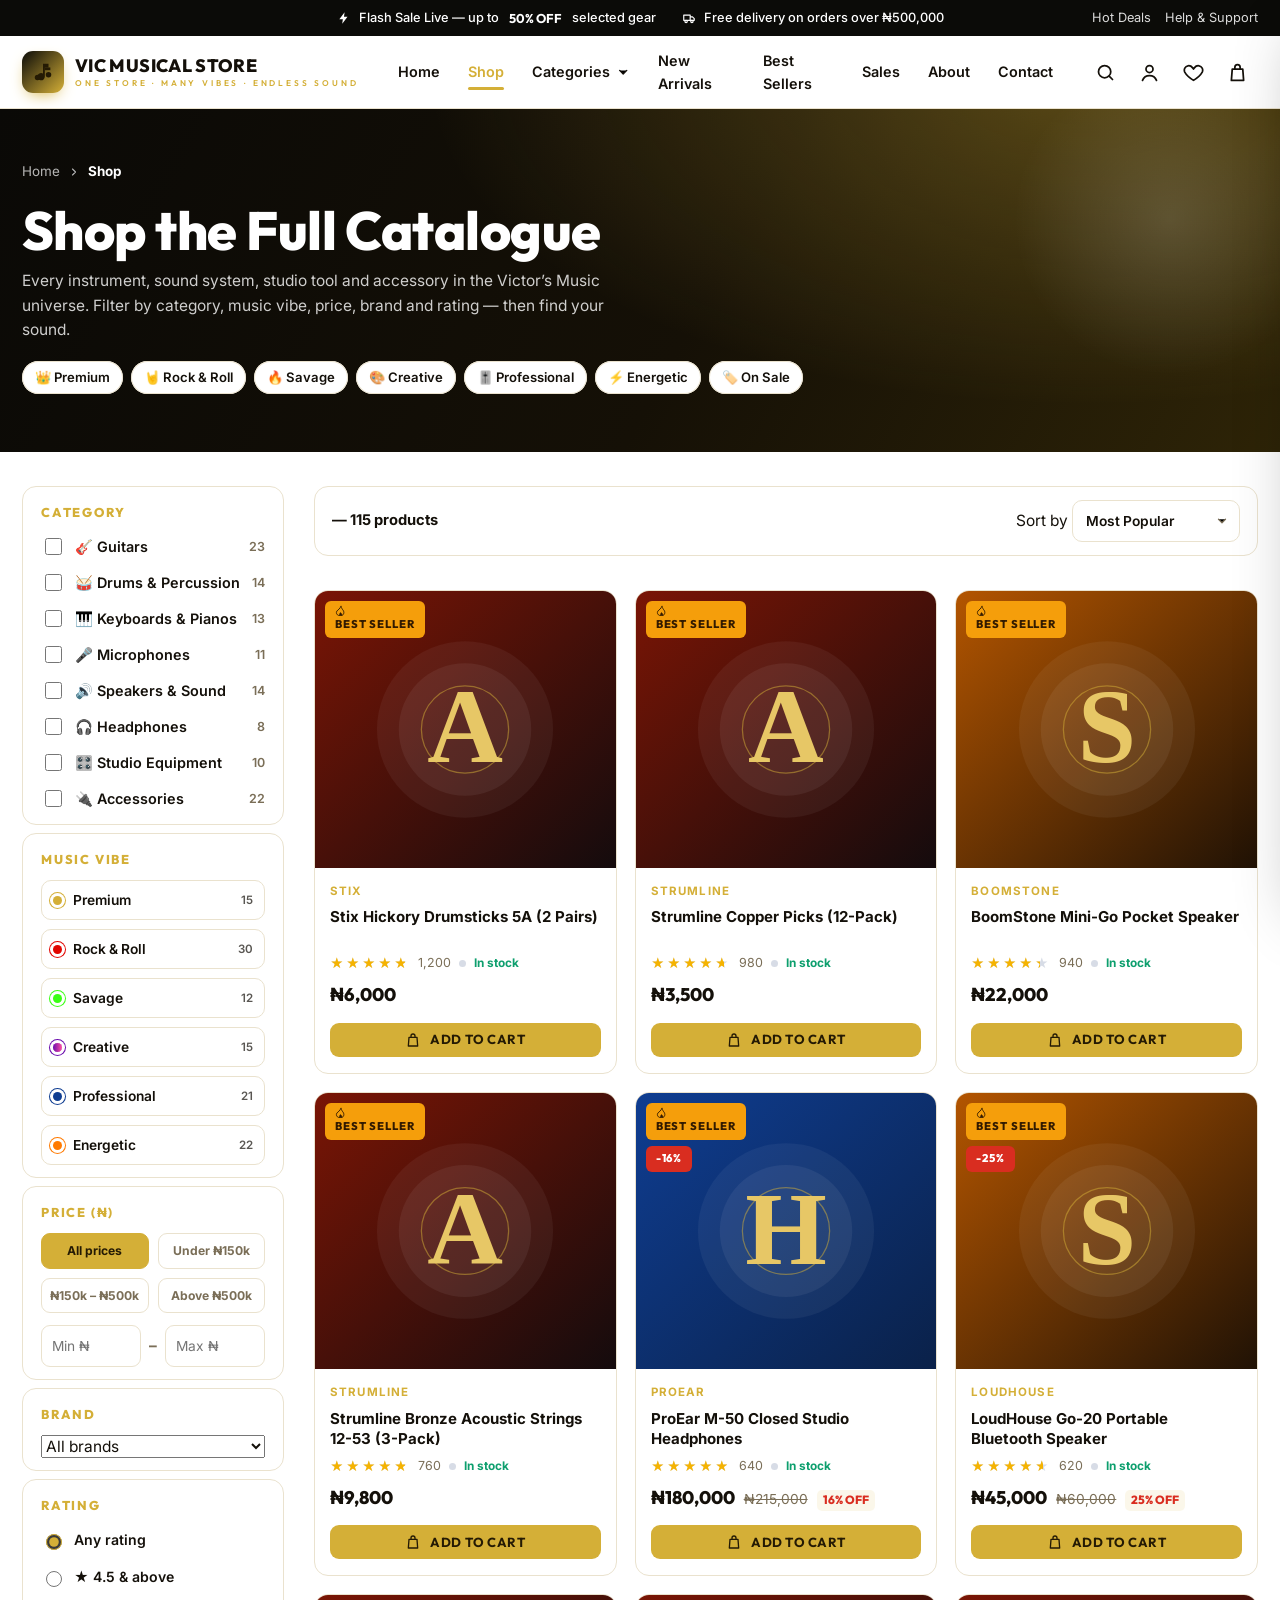
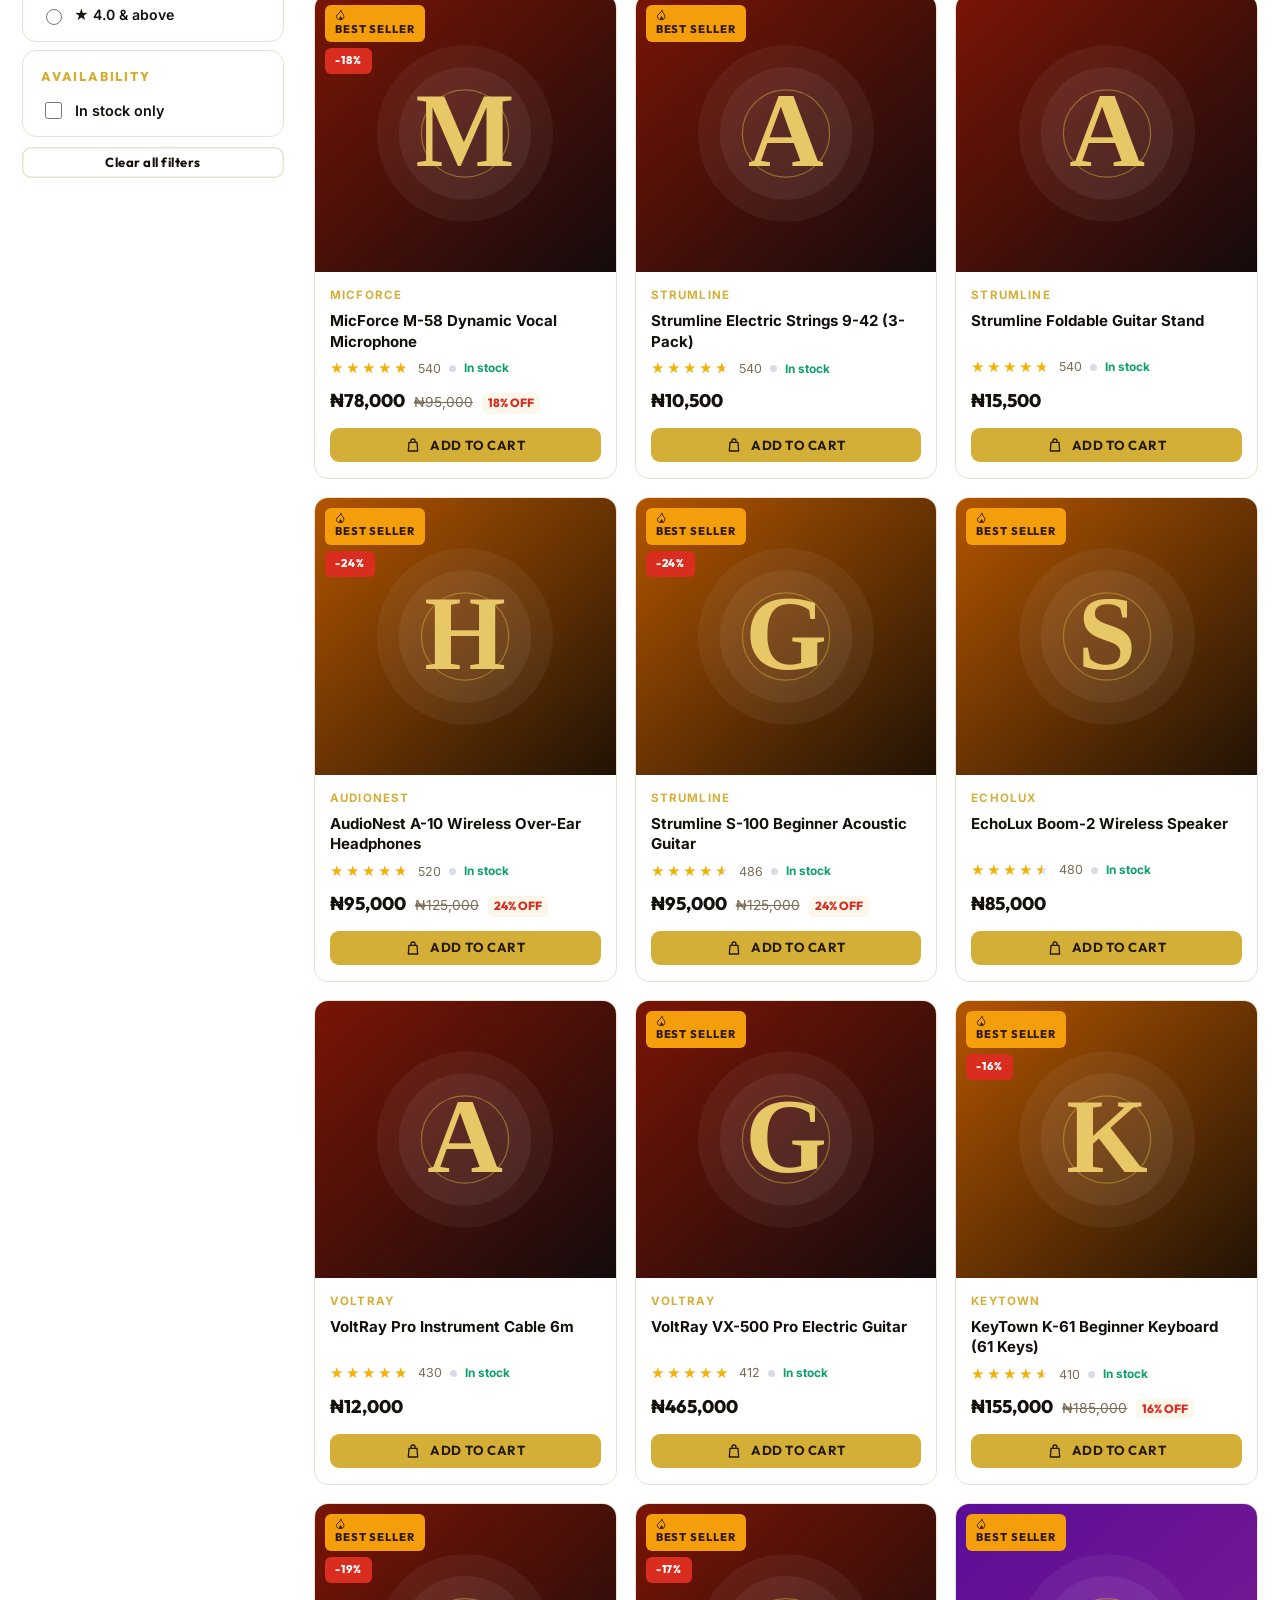
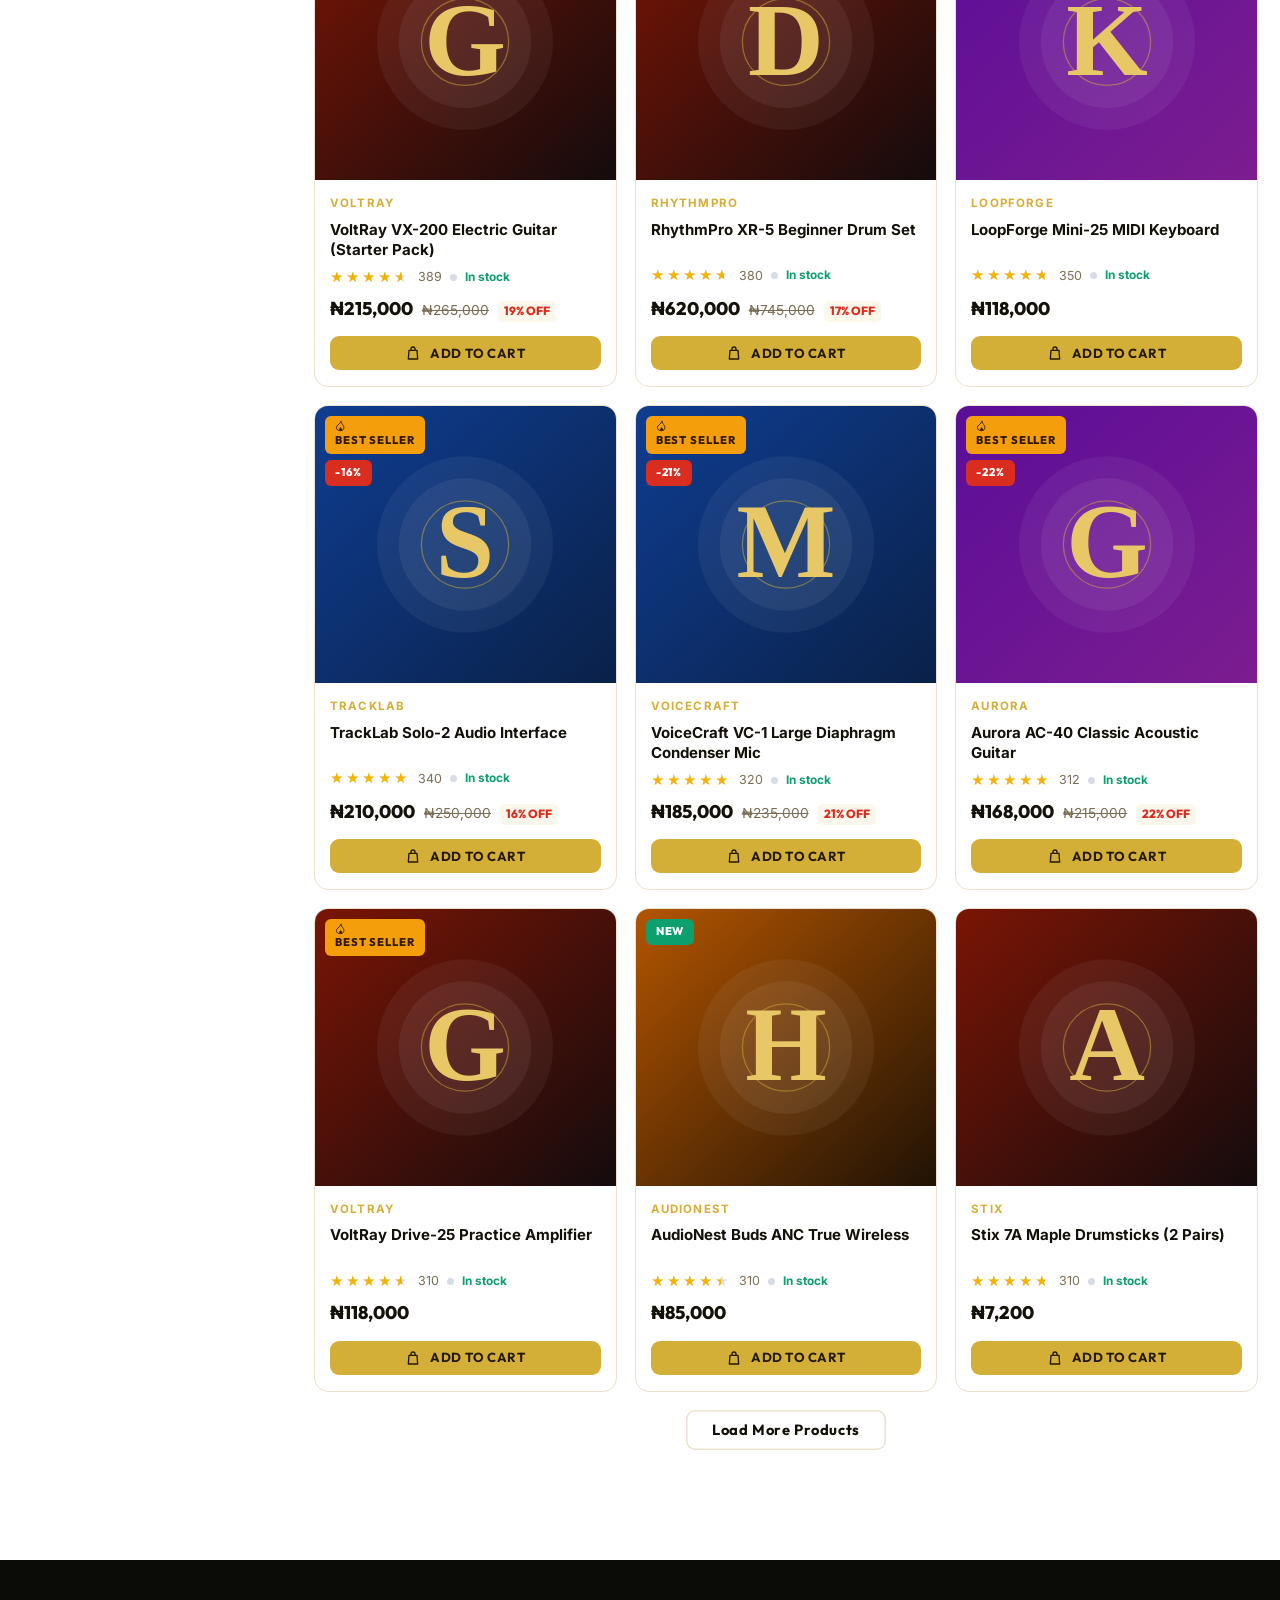
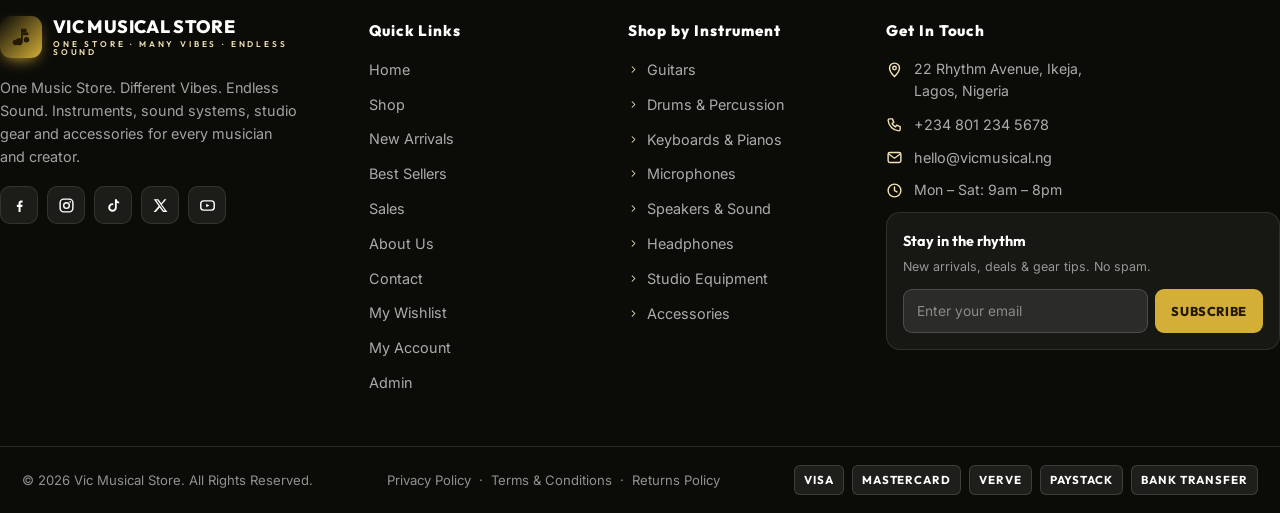
<file: shop.html>
<!DOCTYPE html>
<html lang="en">
<head>
<meta charset="utf-8">
<meta name="viewport" content="width=device-width, initial-scale=1, viewport-fit=cover">
<title>Shop — Victor's Music</title>
<meta name="description" content="Browse the full Victor's Music catalogue: guitars, drums, keyboards, microphones, speakers, headphones, studio equipment and accessories.">
<link rel="icon" href="data:image/svg+xml,<svg xmlns='http://www.w3.org/2000/svg' viewBox='0 0 100 100'><text y='.9em' font-size='90'>🎵</text></svg>">
<link rel="preconnect" href="https://fonts.googleapis.com">
<link rel="preconnect" href="https://fonts.gstatic.com" crossorigin>
<link href="https://fonts.googleapis.com/css2?family=Inter:wght@400;500;600;700;800&family=Outfit:wght@500;600;700;800;900&display=swap" rel="stylesheet">
<link rel="stylesheet" href="css/style.css">
<link rel="stylesheet" href="css/components.css">
<link rel="stylesheet" href="css/responsive.css">
</head>
<body data-page="shop">
<script>
/* pre-paint theme so vibe pages never flash the navy theme */
(function(){try{var m=location.search.match(/[?&]vibe=([^&]+)/);var v=m?decodeURIComponent(m[1]):'';var b=document.body;if(!v||['premium','rock','savage','creative','professional','energetic'].indexOf(v)===-1){b.removeAttribute('data-theme');}else{b.setAttribute('data-theme',v);}}catch(e){}})();
</script>
<a class="skip-link" href="#vmMain">Skip to content</a>
<div class="topbar" id="vmTopbar"></div>
<header class="site-header" id="vmHeader"></header>

<main id="vmMain">
  <!-- hero is rewritten by JS when filters are active -->
  <div class="page-hero" id="catHero">
    <div class="page-wrap">
      <div class="crumbs"><a href="index.html">Home</a><svg class="ic" viewBox="0 0 24 24"><path stroke="currentColor" stroke-width="2.2" stroke-linecap="round" stroke-linejoin="round" d="M9 6l6 6-6 6"/></svg><span class="here">Shop</span></div>
      <h1>Shop the Full Catalogue</h1>
      <p class="lead">Every instrument, sound system, studio tool and accessory in the Victor&rsquo;s Music universe. Filter by category, music vibe, price, brand and rating — then find your sound.</p>
      <div class="mini" style="display:flex;gap:8px;flex-wrap:wrap;margin-top:18px">
        <a class="chip" href="shop.html?vibe=premium">👑 Premium</a>
        <a class="chip" href="shop.html?vibe=rock">🤘 Rock &amp; Roll</a>
        <a class="chip" href="shop.html?vibe=savage">🔥 Savage</a>
        <a class="chip" href="shop.html?vibe=creative">🎨 Creative</a>
        <a class="chip" href="shop.html?vibe=professional">🎚️ Professional</a>
        <a class="chip" href="shop.html?vibe=energetic">⚡ Energetic</a>
        <a class="chip" href="sales.html">🏷️ On Sale</a>
      </div>
    </div>
    <div class="hero-deco"></div>
  </div>

  <section class="page-wrap">
    <div class="shop-layout">
      <!-- ===== filters ===== -->
      <aside class="shop-filters" id="filterPanel" aria-label="Product filters">
        <div class="filters-inner">
          <button class="icon-btn filter-close" data-close="filters" aria-label="Close filters"><svg class="ic" viewBox="0 0 24 24"><path stroke="currentColor" stroke-width="2.2" stroke-linecap="round" d="M6 6l12 12M18 6L6 18"/></svg></button>

          <div class="filter-card">
            <h4>Category</h4>
            <div class="fc-body">
              <label class="check-row"><input type="checkbox" class="cat-type-check" value="guitars"><span>🎸 Guitars</span><span class="cnt">0</span></label>
              <label class="check-row"><input type="checkbox" class="cat-type-check" value="drums"><span>🥁 Drums &amp; Percussion</span><span class="cnt">0</span></label>
              <label class="check-row"><input type="checkbox" class="cat-type-check" value="keyboards"><span>🎹 Keyboards &amp; Pianos</span><span class="cnt">0</span></label>
              <label class="check-row"><input type="checkbox" class="cat-type-check" value="microphones"><span>🎤 Microphones</span><span class="cnt">0</span></label>
              <label class="check-row"><input type="checkbox" class="cat-type-check" value="speakers"><span>🔊 Speakers &amp; Sound</span><span class="cnt">0</span></label>
              <label class="check-row"><input type="checkbox" class="cat-type-check" value="headphones"><span>🎧 Headphones</span><span class="cnt">0</span></label>
              <label class="check-row"><input type="checkbox" class="cat-type-check" value="studio"><span>🎛️ Studio Equipment</span><span class="cnt">0</span></label>
              <label class="check-row"><input type="checkbox" class="cat-type-check" value="accessories"><span>🔌 Accessories</span><span class="cnt">0</span></label>
            </div>
          </div>

          <div class="filter-card">
            <h4>Music Vibe</h4>
            <div class="fc-body vibe-filter-list">
              <button type="button" class="vibe-filter-item vibe-f-item" data-v="premium"><span class="vibe-dot dot-premium"></span>Premium<span class="cnt">0</span></button>
              <button type="button" class="vibe-filter-item vibe-f-item" data-v="rock"><span class="vibe-dot dot-rock"></span>Rock &amp; Roll<span class="cnt">0</span></button>
              <button type="button" class="vibe-filter-item vibe-f-item" data-v="savage"><span class="vibe-dot dot-savage"></span>Savage<span class="cnt">0</span></button>
              <button type="button" class="vibe-filter-item vibe-f-item" data-v="creative"><span class="vibe-dot dot-creative"></span>Creative<span class="cnt">0</span></button>
              <button type="button" class="vibe-filter-item vibe-f-item" data-v="professional"><span class="vibe-dot dot-professional"></span>Professional<span class="cnt">0</span></button>
              <button type="button" class="vibe-filter-item vibe-f-item" data-v="energetic"><span class="vibe-dot dot-energetic"></span>Energetic<span class="cnt">0</span></button>
            </div>
          </div>

          <div class="filter-card">
            <h4>Price (₦)</h4>
            <div class="price-opts fc-body" style="display:grid">
              <button type="button" class="price-q on" data-min="0" data-max="0">All prices</button>
              <button type="button" class="price-q" data-min="0" data-max="150000">Under ₦150k</button>
              <button type="button" class="price-q" data-min="150000" data-max="500000">₦150k – ₦500k</button>
              <button type="button" class="price-q" data-min="500000" data-max="0">Above ₦500k</button>
            </div>
            <div class="range-row" style="margin-top:12px">
              <input type="number" id="fMin" placeholder="Min ₦" min="0" aria-label="Minimum price">
              <span>–</span>
              <input type="number" id="fMax" placeholder="Max ₦" min="0" aria-label="Maximum price">
            </div>
          </div>

          <div class="filter-card">
            <h4>Brand</h4>
            <div class="fc-body">
              <select id="fBrand" aria-label="Filter by brand"><option value="">All brands</option></select>
            </div>
          </div>

          <div class="filter-card">
            <h4>Rating</h4>
            <div class="fc-body">
              <label class="radio-pill"><input type="radio" name="fRate" value="0" checked> Any rating</label>
              <label class="radio-pill"><input type="radio" name="fRate" value="4.5"> ★ 4.5 &amp; above</label>
              <label class="radio-pill"><input type="radio" name="fRate" value="4"> ★ 4.0 &amp; above</label>
            </div>
          </div>

          <div class="filter-card">
            <h4>Availability</h4>
            <div class="fc-body">
              <label class="check-row"><input type="checkbox" id="fStock"><span>In stock only</span></label>
            </div>
          </div>

          <button class="btn btn-ghost btn-sm filter-reset" id="fReset">Clear all filters</button>
        </div>
      </aside>

      <!-- ===== results ===== -->
      <div class="shop-main">
        <div class="shop-toolbar">
          <button class="btn btn-soft btn-sm mobile-filter-btn">☰ Filters</button>
          <span class="res" id="catCount">Loading products…</span>
          <span class="spacer"></span>
          <label class="sort">Sort by
            <select id="catSort" aria-label="Sort products">
              <option value="popular">Most Popular</option>
              <option value="newest">Newest</option>
              <option value="plow">Price: Low to High</option>
              <option value="phigh">Price: High to Low</option>
              <option value="rating">Highest Rated</option>
            </select>
            <svg class="ic" viewBox="0 0 24 24"><path stroke="currentColor" stroke-width="2.2" stroke-linecap="round" stroke-linejoin="round" d="M6 9l6 6 6-6"/></svg>
          </label>
        </div>
        <div class="active-chips" id="catActive"></div>
        <div class="prod-grid" id="catGrid"></div>
        <div style="display:flex;justify-content:center;padding:18px 0 30px">
          <button class="btn btn-ghost" id="catMore" style="display:none">Load More Products</button>
        </div>
      </div>
    </div>
  </section>
</main>

<footer class="site-footer" id="vmFooter"></footer>
<div id="vmOverlays"></div>

<script src="js/data.js"></script>
<script src="js/core.js"></script>
<script src="js/layout.js"></script>
<script src="js/cards.js"></script>
<script src="js/pages-home.js"></script>
<script src="js/pages-catalog.js"></script>
<script src="js/pages-product.js"></script>
<script src="js/pages-cart.js"></script>
<script src="js/pages-checkout.js"></script>
<script src="js/pages-misc.js"></script>
<script src="js/boot.js"></script>
</body>
</html>
</file>
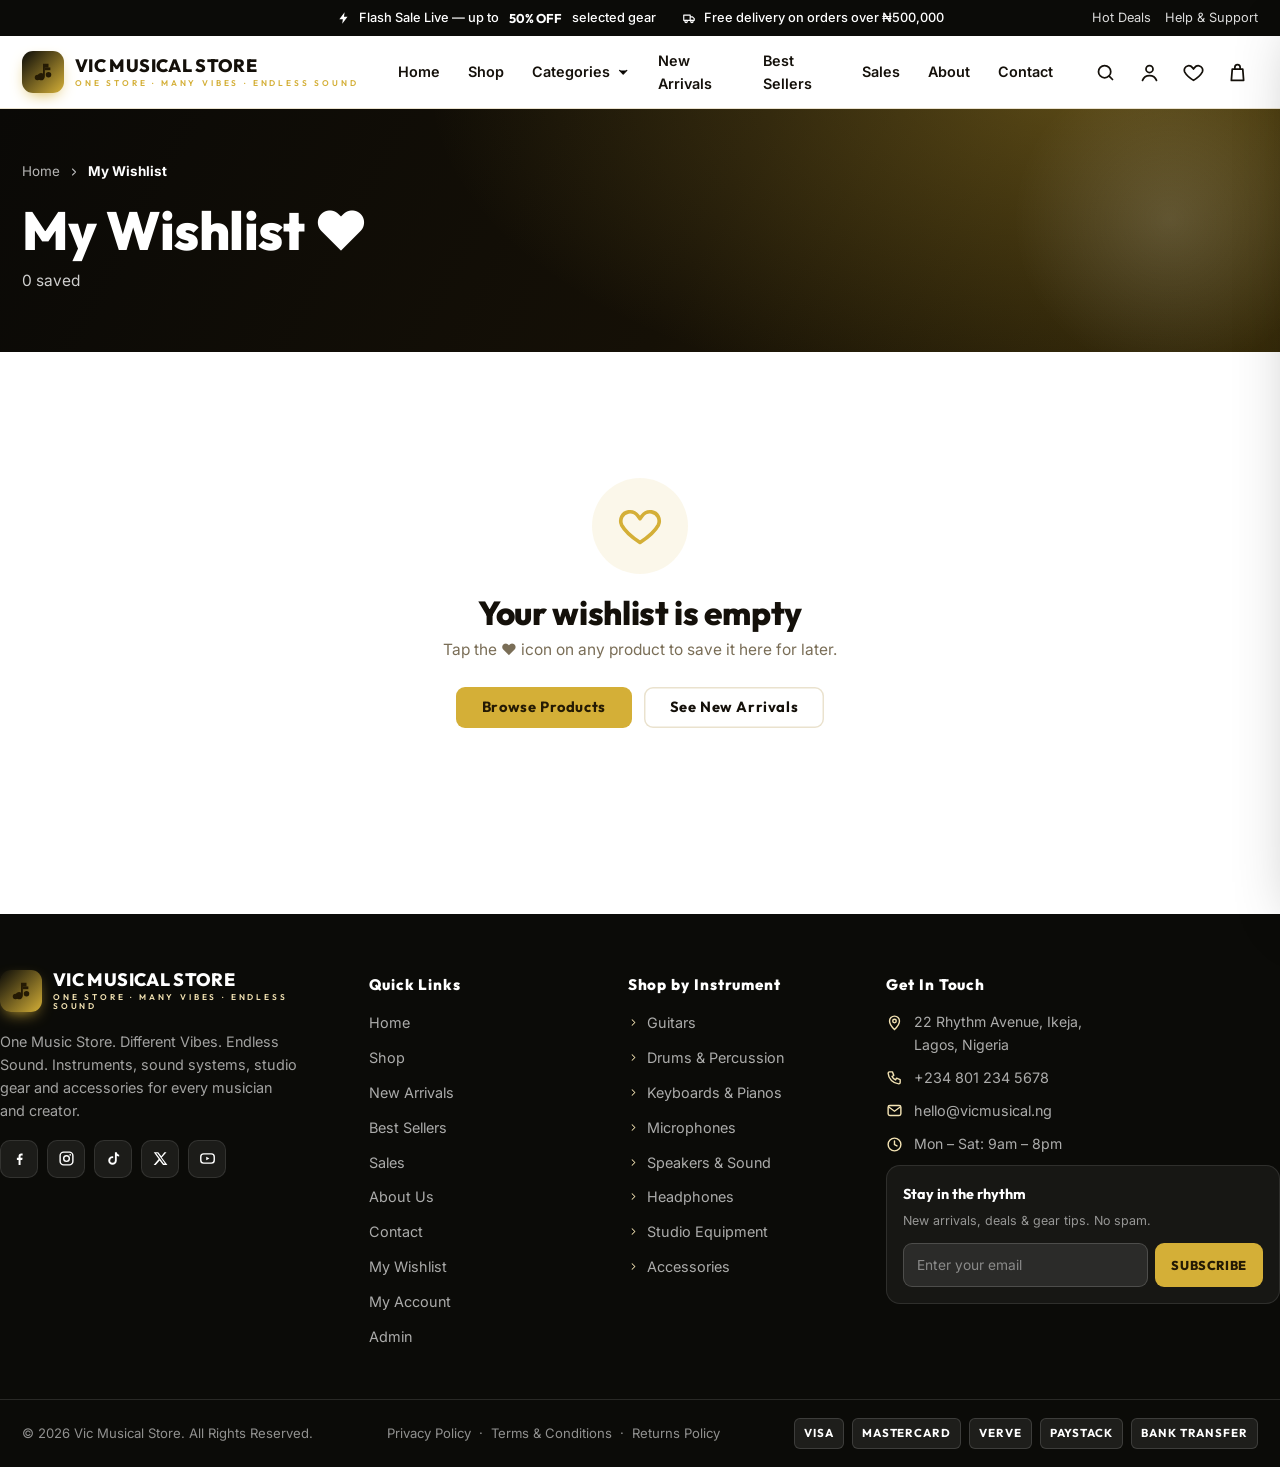
<file: wishlist.html>
<!DOCTYPE html>
<html lang="en">
<head>
<meta charset="utf-8">
<meta name="viewport" content="width=device-width, initial-scale=1, viewport-fit=cover">
<title>My Wishlist — Victor's Music</title>
<meta name="description" content="Products you've saved at Victor's Music.">
<link rel="icon" href="data:image/svg+xml,<svg xmlns='http://www.w3.org/2000/svg' viewBox='0 0 100 100'><text y='.9em' font-size='90'>🎵</text></svg>">
<link rel="preconnect" href="https://fonts.googleapis.com">
<link rel="preconnect" href="https://fonts.gstatic.com" crossorigin>
<link href="https://fonts.googleapis.com/css2?family=Inter:wght@400;500;600;700;800&family=Outfit:wght@500;600;700;800;900&display=swap" rel="stylesheet">
<link rel="stylesheet" href="css/style.css">
<link rel="stylesheet" href="css/components.css">
<link rel="stylesheet" href="css/responsive.css">
</head>
<body data-page="wishlist">
<a class="skip-link" href="#vmMain">Skip to content</a>
<div class="topbar" id="vmTopbar"></div>
<header class="site-header" id="vmHeader"></header>

<main id="vmMain">
  <section class="page-hero">
    <div class="page-wrap">
      <div class="crumbs"><a href="index.html">Home</a><svg class="ic" viewBox="0 0 24 24"><path stroke="currentColor" stroke-width="2.2" stroke-linecap="round" stroke-linejoin="round" d="M9 6l6 6-6 6"/></svg><span class="here">My Wishlist</span></div>
      <h1>My Wishlist ❤️</h1>
      <p class="lead" id="wishCount">Your saved products</p>
    </div>
    <div class="hero-deco"></div>
  </section>
  <section class="section">
    <div class="page-wrap" id="wishInner"></div>
  </section>
</main>

<footer class="site-footer" id="vmFooter"></footer>
<div id="vmOverlays"></div>

<script src="js/data.js"></script>
<script src="js/core.js"></script>
<script src="js/layout.js"></script>
<script src="js/cards.js"></script>
<script src="js/pages-home.js"></script>
<script src="js/pages-catalog.js"></script>
<script src="js/pages-product.js"></script>
<script src="js/pages-cart.js"></script>
<script src="js/pages-checkout.js"></script>
<script src="js/pages-misc.js"></script>
<script src="js/boot.js"></script>
</body>
</html>
</file>
<file: css/style.css>
/* ==========================================================================
   JOHN MAJOR — style.css
   Design system, themes, layout, navigation, footer.
   Theme engine: <body data-theme="premium|rock|savage|creative|professional|energetic">
   Default (no attribute) = Gold + Black.
   ========================================================================== */

/* ---------- Theme tokens ---------- */
:root{
  --font-body:'Inter',-apple-system,BlinkMacSystemFont,'Segoe UI',Roboto,Arial,sans-serif;
  --font-head:'Outfit','Inter',-apple-system,'Segoe UI',Roboto,Arial,sans-serif;

  /* default: gold + black */
  --page-bg:#FFFFFF;
  --page-bg-2:#FBF7ED;
  --surface:#FFFFFF;
  --surface-2:#F7F0E0;
  --ink:#14100A;
  --muted:#7A6E57;
  --line:#EAE2CE;
  --brand:#D4AF37;          /* gold */
  --brand-2:#0B0B08;        /* black */
  --on-brand:#241A04;
  --accent:#F3E3B3;         /* light gold accent */
  --accent-2:#B8932A;
  --on-accent:#241A04;
  --tint:rgba(212,175,55,.10);
  --tint-2:rgba(212,175,55,.20);
  --sale:#D92D20;
  --ok:#0E9F6E;
  --warn:#B45309;
  --star:#F5B301;
  --hero-grad:radial-gradient(1200px 600px at 85% -10%, rgba(212,175,55,.32) 0%, rgba(20,14,4,0) 55%),linear-gradient(118deg,#0A0906 0%,#151006 55%,#2E2407 100%);
  --hero-ink:#FBF4E0;
  --hero-muted:rgba(251,244,224,.78);
  --ring:rgba(212,175,55,.45);
  --shadow-1:0 2px 6px rgba(28,20,6,.07),0 1px 2px rgba(28,20,6,.05);
  --shadow-2:0 10px 30px -8px rgba(28,20,6,.18);
  --shadow-3:0 24px 60px -12px rgba(11,11,8,.3);
  --radius:14px;
  --radius-sm:9px;
  --radius-lg:22px;
  --page-max:1280px;
}
body[data-theme="premium"]{
  --page-bg:#0B0B0E; --page-bg-2:#101015; --surface:#15151B; --surface-2:#1B1B22;
  --ink:#F6F1E6; --muted:#A79F8E; --line:#2A2A33;
  --brand:#D4AF37; --brand-2:#121212; --on-brand:#241A04;
  --accent:#E7C766; --accent-2:#D4AF37; --on-accent:#241A04;
  --tint:rgba(212,175,55,.10); --tint-2:rgba(212,175,55,.18);
  --sale:#FF5C4D;
  --hero-grad:radial-gradient(900px 500px at 80% -10%, rgba(212,175,55,.28) 0%, transparent 60%),linear-gradient(120deg,#050505 0%,#101014 55%,#191303 130%);
  --hero-ink:#F7EFDC; --hero-muted:rgba(247,239,220,.72);
  --ring:rgba(212,175,55,.45);
  --shadow-1:0 2px 6px rgba(0,0,0,.5); --shadow-2:0 12px 34px -10px rgba(0,0,0,.65); --shadow-3:0 26px 60px -14px rgba(0,0,0,.8);
}
body[data-theme="rock"]{
  --page-bg:#0D0C0E; --page-bg-2:#131215; --surface:#181619; --surface-2:#201D21;
  --ink:#F6F3F1; --muted:#ABA2A0; --line:#2B272A;
  --brand:#E10600; --brand-2:#0A0809; --on-brand:#FFFFFF;
  --accent:#FF4D43; --accent-2:#E10600; --on-accent:#FFFFFF;
  --tint:rgba(225,6,0,.12); --tint-2:rgba(225,6,0,.2);
  --sale:#FF3B30;
  --hero-grad:radial-gradient(1000px 560px at 82% -12%, rgba(225,6,0,.4) 0%, transparent 58%),linear-gradient(118deg,#0A0809 0%,#17090A 55%,#3A0B09 130%);
  --hero-ink:#FFFFFF; --hero-muted:rgba(255,255,255,.74);
  --ring:rgba(225,6,0,.5);
  --shadow-1:0 2px 6px rgba(0,0,0,.55); --shadow-2:0 12px 34px -10px rgba(0,0,0,.7); --shadow-3:0 26px 60px -14px rgba(0,0,0,.85);
}
body[data-theme="savage"]{
  --page-bg:#07090A; --page-bg-2:#0D1010; --surface:#121617; --surface-2:#171C1C;
  --ink:#EDFFEA; --muted:#8FA68C; --line:#22302A;
  --brand:#39FF14; --brand-2:#060806; --on-brand:#041402;
  --accent:#66FF4D; --accent-2:#39FF14; --on-accent:#041402;
  --tint:rgba(57,255,20,.09); --tint-2:rgba(57,255,20,.16);
  --sale:#FF4D3D;
  --hero-grad:radial-gradient(1000px 540px at 84% -12%, rgba(57,255,20,.22) 0%, transparent 60%),linear-gradient(115deg,#060806 0%,#0B1208 55%,#12270A 130%);
  --hero-ink:#F0FFF0; --hero-muted:rgba(215,255,210,.7);
  --ring:rgba(57,255,20,.5);
  --shadow-1:0 2px 6px rgba(0,0,0,.55); --shadow-2:0 12px 34px -10px rgba(0,0,0,.7); --shadow-3:0 26px 60px -14px rgba(0,0,0,.85);
}
body[data-theme="creative"]{
  --page-bg:#FFFFFF; --page-bg-2:#F8F4FD; --surface:#FFFFFF; --surface-2:#F4ECFC;
  --ink:#2A1040; --muted:#7E6D95; --line:#E9DFF6;
  --brand:#6A0DAD; --brand-2:#2C0349; --on-brand:#FFFFFF;
  --accent:#FF4FA3; --accent-2:#6A0DAD; --on-accent:#FFFFFF;
  --tint:rgba(106,13,173,.07); --tint-2:rgba(106,13,173,.13);
  --sale:#E11D74;
  --hero-grad:radial-gradient(1100px 620px at 88% -12%, rgba(255,79,163,.5) 0%, rgba(120,80,255,.25) 45%, transparent 65%),linear-gradient(120deg,#2C0349 0%,#6A0DAD 48%,#3E1FBF 100%);
  --hero-ink:#FFFFFF; --hero-muted:rgba(255,255,255,.8);
  --ring:rgba(106,13,173,.4);
  --shadow-1:0 2px 6px rgba(44,3,73,.08); --shadow-2:0 12px 34px -10px rgba(44,3,73,.22); --shadow-3:0 26px 60px -14px rgba(44,3,73,.32);
}
body[data-theme="professional"]{
  --page-bg:#FFFFFF; --page-bg-2:#F2F6FB; --surface:#FFFFFF; --surface-2:#EEF3FA;
  --ink:#10233F; --muted:#5A6B85; --line:#DCE5F1;
  --brand:#0F3D91; --brand-2:#08234F; --on-brand:#FFFFFF;
  --accent:#3E78E0; --accent-2:#0F3D91; --on-accent:#FFFFFF;
  --tint:rgba(15,61,145,.07); --tint-2:rgba(15,61,145,.13);
  --sale:#D92D20;
  --hero-grad:radial-gradient(1100px 600px at 85% -12%, rgba(62,120,224,.4) 0%, transparent 60%),linear-gradient(118deg,#08234F 0%,#0F3D91 55%,#1156B8 130%);
  --hero-ink:#FFFFFF; --hero-muted:rgba(255,255,255,.78);
  --ring:rgba(15,61,145,.4);
  --shadow-1:0 2px 6px rgba(8,35,79,.08); --shadow-2:0 12px 34px -10px rgba(8,35,79,.22); --shadow-3:0 26px 60px -14px rgba(8,35,79,.34);
}
body[data-theme="energetic"]{
  --page-bg:#FFFFFF; --page-bg-2:#FFF6EC; --surface:#FFFFFF; --surface-2:#FFEFDC;
  --ink:#171310; --muted:#7A6B5C; --line:#F0E3D3;
  --brand:#FF7A00; --brand-2:#120C06; --on-brand:#2A1400;
  --accent:#FFB066; --accent-2:#FF7A00; --on-accent:#2A1400;
  --tint:rgba(255,122,0,.09); --tint-2:rgba(255,122,0,.16);
  --sale:#E0410B;
  --hero-grad:radial-gradient(1100px 600px at 85% -12%, rgba(255,176,102,.45) 0%, transparent 60%),linear-gradient(118deg,#120C06 0%,#241204 55%,#5A2C00 130%);
  --hero-ink:#FFFFFF; --hero-muted:rgba(255,255,255,.8);
  --ring:rgba(255,122,0,.45);
  --shadow-1:0 2px 6px rgba(18,12,6,.08); --shadow-2:0 12px 34px -10px rgba(18,12,6,.2); --shadow-3:0 26px 60px -14px rgba(18,12,6,.3);
}

/* ---------- Reset / base ---------- */
*,*::before,*::after{box-sizing:border-box}
html{-webkit-text-size-adjust:100%;scroll-behavior:smooth}
body{
  margin:0;
  font-family:var(--font-body);
  font-size:15.5px;
  line-height:1.6;
  color:var(--ink);
  background:var(--page-bg);
  transition:background-color .45s ease,color .45s ease;
  -webkit-font-smoothing:antialiased;
  overflow-x:hidden;
}
img{max-width:100%;display:block;border:0}
a{color:inherit;text-decoration:none}
button{font:inherit;cursor:pointer;border:0;background:none;color:inherit}
input,select,textarea{font:inherit;color:inherit}
h1,h2,h3,h4,h5{font-family:var(--font-head);line-height:1.16;margin:0 0 .5em;font-weight:800;letter-spacing:-.01em}
h1{font-size:clamp(1.9rem,4.2vw,3.4rem)}
h2{font-size:clamp(1.45rem,2.6vw,2.15rem)}
h3{font-size:1.22rem}
h4{font-size:1.02rem}
p{margin:0 0 1em}
ul{padding:0;margin:0;list-style:none}
svg{display:block}  ::selection{background:var(--brand);color:var(--on-brand)}
:focus-visible{outline:2px solid var(--ring);outline-offset:2px;border-radius:4px}

.page-wrap{max-width:var(--page-max);margin:0 auto;padding:0 22px}
.wrap-wide{max-width:1460px;margin:0 auto;padding:0 22px}

.section{padding:56px 0}
.section-tight{padding:36px 0}
.muted{color:var(--muted)}
.accent{color:var(--brand)}
small{font-size:.86em}

/* theme surface helpers */
.bg-soft{background:var(--page-bg-2)}

/* ---------- Reusable UI primitives ---------- */
.btn{
  display:inline-flex;align-items:center;justify-content:center;gap:9px;
  font-family:var(--font-head);font-weight:700;font-size:.92rem;letter-spacing:.04em;
  padding:13px 26px;border-radius:var(--radius-sm);line-height:1;
  background:var(--brand);color:var(--on-brand);
  transition:transform .16s ease,box-shadow .2s ease,background .2s ease,color .2s ease,opacity .2s ease;
  white-space:nowrap;user-select:none;
}
.btn:hover{transform:translateY(-2px);box-shadow:var(--shadow-2);filter:brightness(1.06)}
.btn:active{transform:translateY(0)}
.btn:disabled{opacity:.55;cursor:not-allowed;transform:none;box-shadow:none;filter:none}
.btn-lg{padding:16px 34px;font-size:1rem;border-radius:12px}
.btn-sm{padding:9px 16px;font-size:.82rem}
.btn-block{width:100%}
.btn .ic{width:17px;height:17px;flex:none}
.btn-gold{background:var(--brand);}
.btn-ghost{
  background:transparent;color:var(--ink);box-shadow:inset 0 0 0 1.5px var(--line);
}
.btn-ghost:hover{background:var(--tint);box-shadow:inset 0 0 0 1.5px var(--tint-2)}
.btn-ghost-inv{
  background:rgba(255,255,255,.08);color:#fff;box-shadow:inset 0 0 0 1.5px rgba(255,255,255,.35);
}
.btn-ghost-inv:hover{background:rgba(255,255,255,.16);box-shadow:inset 0 0 0 1.5px rgba(255,255,255,.6)}
.btn-outline-accent{background:transparent;color:var(--brand);box-shadow:inset 0 0 0 1.5px var(--brand)}
.btn-outline-accent:hover{background:var(--brand);color:var(--on-brand)}
.btn-dark{background:var(--brand-2);color:#fff}
.btn-danger{background:var(--sale);color:#fff}
.btn-soft{background:var(--tint);color:var(--brand)}

.icon-btn{
  position:relative;display:inline-flex;align-items:center;justify-content:center;
  width:42px;height:42px;border-radius:50%;color:var(--ink);
  transition:background .18s ease,transform .15s ease;
}
.icon-btn:hover{background:var(--tint)}  .icon-btn .ic{width:21px;height:21px}
  svg.ic{width:1em;height:1em;vertical-align:-.125em;flex:none}
  [data-ic]{display:inline-flex;align-items:center;gap:.38em;vertical-align:-.1em}
  [data-ic] .ic{display:block}
.icon-btn .badge{
  position:absolute;top:-2px;right:-2px;min-width:18px;height:18px;padding:0 4px;
  border-radius:20px;background:var(--brand);color:var(--on-brand);
  font-size:.66rem;font-weight:800;display:flex;align-items:center;justify-content:center;
  font-family:var(--font-head);border:2px solid var(--page-bg);
}
.badge-pop{animation:pop .4s ease}
@keyframes pop{40%{transform:scale(1.35)}}

/* ---------- Animated icons (subtle, disabled via prefers-reduced-motion) ---------- */
.icon-btn .ic{transition:transform .2s ease}
.icon-btn:active .ic{transform:scale(.86)}
/* search: playful wiggle on hover */
.icon-btn[data-action=search]:hover .ic{animation:icWiggle .5s ease}
/* cart bag: shake on hover and whenever items are added */
.cart-btn:hover .ic{animation:icShake .55s ease}
.cart-btn.nudge .ic{animation:icShake .55s ease}
/* wishlist heart: beat on hover and whenever an item is saved */
.icon-btn[href="wishlist.html"]:hover .ic{animation:icBeat .65s ease}
.icon-btn[href="wishlist.html"].pulse .ic{animation:icBeat .65s ease}
/* burger <-> close morph pop */
.burger .ic{transition:transform .25s ease}
.burger:hover .ic{transform:scale(1.12) rotate(-6deg)}
.burger.open .ic{animation:icSwap .3s cubic-bezier(.2,.8,.2,1)}
/* logo mark lift + glow */
.brand .mark{transition:transform .25s ease,box-shadow .25s ease}
.brand:hover .mark{transform:translateY(-2px) rotate(-3deg);box-shadow:0 10px 24px -8px var(--brand)}
.brand .mark .ic{transition:transform .3s ease}
.brand:hover .mark .ic{transform:scale(1.08) rotate(4deg)}
/* mega-menu link icons slide with the link */
.mega .links a .ic{transition:transform .18s ease}
.mega .links a:hover .ic{transform:translateX(2px)}
/* footer socials pop */
.soc .ic{transition:transform .2s ease}
.soc:hover .ic{animation:icPop .35s ease}
/* toast icon pops in with the toast */
.toast .t-ic{animation:icPop .35s cubic-bezier(.2,.8,.2,1)}

@keyframes icWiggle{0%,100%{transform:rotate(0)}25%{transform:rotate(-14deg) scale(1.1)}55%{transform:rotate(10deg)}80%{transform:rotate(-5deg)}}
@keyframes icShake{0%,100%{transform:translateX(0)}20%{transform:translateX(-3px)}40%{transform:translateX(3px)}60%{transform:translateX(-2px)}80%{transform:translateX(2px)}}
@keyframes icBeat{0%,100%{transform:scale(1)}25%{transform:scale(1.28)}45%{transform:scale(.96)}65%{transform:scale(1.14)}}
@keyframes icSwap{0%{transform:rotate(-90deg) scale(.55);opacity:0}100%{transform:rotate(0) scale(1);opacity:1}}
@keyframes icPop{0%{transform:scale(.6)}60%{transform:scale(1.15)}100%{transform:scale(1)}}

/* ---------- chips & badges ---------- */
.chip{
  display:inline-flex;align-items:center;gap:6px;padding:6px 13px;border-radius:30px;
  background:var(--surface);box-shadow:inset 0 0 0 1px var(--line);
  font-size:.82rem;font-weight:600;color:var(--ink);transition:all .18s ease;white-space:nowrap;
}
a.chip:hover{box-shadow:inset 0 0 0 1.5px var(--brand);transform:translateY(-1px)}
.tag{
  display:inline-block;padding:4px 10px;border-radius:6px;font-size:.7rem;font-weight:800;
  letter-spacing:.08em;text-transform:uppercase;font-family:var(--font-head);
}
.tag-new{background:#0E9F6E;color:#fff}
.tag-best{background:#F59E0B;color:#331b00}
.tag-hot{background:#E10600;color:#fff}
.tag-sale{background:#D92D20;color:#fff}
.tag-flash{background:#B91C1C;color:#fff}
.tag-premium{background:#D4AF37;color:#241A04}
.tag-rock{background:#E10600;color:#fff}
.tag-savage{background:#39FF14;color:#061305}
.tag-creative{background:linear-gradient(90deg,#6A0DAD,#FF4FA3);color:#fff}
.tag-professional{background:#0F3D91;color:#fff}
.tag-energetic{background:#FF7A00;color:#2A1400}

.stars{display:inline-flex;align-items:center;gap:6px;font-size:.8rem;color:var(--muted)}
.star-row{position:relative;display:inline-block;font-size:1rem;line-height:1;letter-spacing:2px;color:#D7DCE6}
.star-row .fill{position:absolute;inset:0;overflow:hidden;white-space:nowrap;color:var(--star);width:0}
.star-row i{font-style:normal}
.star-row .back{white-space:nowrap}
.star-row .fill span{white-space:nowrap}

/* ---------- Section headers ---------- */
.sec-head{display:flex;align-items:flex-end;justify-content:space-between;gap:18px;margin-bottom:28px;flex-wrap:wrap}
.sec-head .kicker{
  font-family:var(--font-head);font-weight:800;font-size:.74rem;letter-spacing:.22em;
  text-transform:uppercase;color:var(--brand);margin-bottom:8px;display:block;
}
.sec-head h2{margin:0}
.sec-head p{margin:6px 0 0;color:var(--muted);max-width:640px}
.sec-head .link-all{font-weight:700;font-size:.88rem;color:var(--brand);display:inline-flex;gap:7px;align-items:center}
.sec-head .link-all:hover{gap:11px}
.sec-head .link-all .ic{width:15px;height:15px;transition:transform .18s ease}
.center-head{text-align:center}
.center-head .kicker::after{content:"";display:block;width:56px;height:3px;border-radius:3px;background:var(--brand);margin:12px auto 0}

/* ---------- Announcement bar ---------- */
.topbar{background:var(--brand-2);color:#fff;font-size:.8rem;position:relative;z-index:60}
.topbar .page-wrap{display:flex;align-items:center;justify-content:center;gap:26px;height:36px}
.topbar .msg{display:flex;align-items:center;gap:8px;font-weight:500;white-space:nowrap}
.topbar .msg .ic{width:14px;height:14px;flex:none}
.topbar b{font-family:var(--font-head)}
.topbar .right{position:absolute;right:22px;display:flex;gap:14px}
.topbar .right a{opacity:.85;display:inline-flex;align-items:center;gap:6px}
.topbar .right a:hover{opacity:1;text-decoration:underline}
@media(max-width:760px){.topbar .right{display:none}.topbar .msg{font-size:.74rem}}

/* ---------- Header / nav ---------- */
.site-header{
  position:sticky;top:0;z-index:50;
  background:color-mix(in srgb,var(--page-bg) 92%,transparent);
  -webkit-backdrop-filter:blur(12px);backdrop-filter:blur(12px);
  border-bottom:1px solid var(--line);
  box-shadow:0 0 0 rgba(0,0,0,0);
  transition:background .4s ease,border-color .4s ease,box-shadow .3s ease;
}
.site-header.scrolled{
  background:var(--page-bg);
  border-bottom-color:var(--line);
  box-shadow:0 16px 36px -22px rgba(0,0,0,.55);
}
.nav-row{display:flex;align-items:center;gap:18px;height:72px}
.brand{display:flex;align-items:center;gap:11px;flex:none}
.brand .mark{
  width:42px;height:42px;border-radius:11px;flex:none;
  background:linear-gradient(135deg,var(--brand-2),var(--brand));
  display:flex;align-items:center;justify-content:center;color:var(--on-brand);
  box-shadow:0 6px 16px -6px var(--brand);
}
.brand .mark .ic{width:22px;height:22px}
.brand .name{font-family:var(--font-head);font-weight:800;font-size:1.12rem;line-height:1;letter-spacing:.02em}
.brand .name span{display:block;font-size:.52rem;font-weight:600;letter-spacing:.34em;text-transform:uppercase;color:var(--brand);margin-top:4px}
.main-nav{display:flex;align-items:center;gap:2px;margin-left:8px;flex:1}
.main-nav a{
  padding:9px 13px;border-radius:9px;font-weight:600;font-size:.9rem;color:var(--ink);
  display:flex;align-items:center;gap:6px;position:relative;
}
.main-nav a:hover{background:var(--tint);color:var(--brand)}
.main-nav a.active{color:var(--brand)}
.main-nav a.active::after{content:"";position:absolute;left:13px;right:13px;bottom:3px;height:3px;border-radius:3px;background:var(--brand)}
.nav-cta{
  margin-left:auto;display:flex;align-items:center;gap:2px;flex:none;
}
.nav-cta .sep{width:1px;height:26px;background:var(--line);margin:0 8px}
.has-dd{position:relative}
.dd-caret{width:10px;height:10px;transition:transform .2s ease}
.has-dd:hover .dd-caret{transform:rotate(180deg)}

/* mega dropdown */
.mega{
  position:absolute;top:calc(100% + 14px);left:50%;transform:translateX(-50%) translateY(8px);
  width:min(880px,calc(100vw - 40px));
  background:var(--surface);border:1px solid var(--line);border-radius:var(--radius-lg);
  box-shadow:var(--shadow-3);
  opacity:0;visibility:hidden;transition:opacity .18s ease,transform .18s ease,visibility .18s;
  padding:22px;display:grid;grid-template-columns:1.25fr 1fr;gap:8px 30px;
}
.has-dd:hover .mega,.has-dd:focus-within .mega{opacity:1;visibility:visible;transform:translateX(-50%) translateY(0)}
.mega::before{content:"";position:absolute;top:-14px;left:0;right:0;height:14px}
.mega h4{margin:4px 0 10px;font-size:.76rem;letter-spacing:.16em;text-transform:uppercase;color:var(--brand)}
.mega .links{display:grid;grid-template-columns:1fr 1fr;gap:2px 20px}
.mega .links a,.mega .links button{
  display:flex;align-items:center;gap:10px;padding:7px 10px;border-radius:9px;font-weight:600;font-size:.9rem;text-align:left;width:100%;
}
.mega .links a:hover,.mega .links button:hover{background:var(--tint);color:var(--brand);transform:translateX(3px)}
.mega .links .em{font-size:1.05rem}
.mega .vibe-panel .links{display:flex;flex-direction:column}
.vibe-dot{width:9px;height:9px;border-radius:50%;flex:none;box-shadow:0 0 0 3px var(--page-bg),0 0 0 4px currentColor}
.dot-premium{background:#D4AF37;color:#D4AF37}
.dot-rock{background:#E10600;color:#E10600}
.dot-savage{background:#39FF14;color:#39FF14}
.dot-creative{background:linear-gradient(90deg,#6A0DAD,#FF4FA3);color:#6A0DAD}
.dot-professional{background:#0F3D91;color:#0F3D91}
.dot-energetic{background:#FF7A00;color:#FF7A00}

/* mobile burger + off-canvas */
.burger{display:none}
.mobile-nav{position:fixed;inset:0;z-index:120;visibility:hidden}
.mobile-nav.open{visibility:visible}
.mobile-nav .scrim{position:absolute;inset:0;background:rgba(4,10,22,.55);opacity:0;transition:opacity .25s ease;backdrop-filter:blur(2px)}
.mobile-nav.open .scrim{opacity:1}
.mobile-nav .panel{
  position:absolute;top:0;bottom:0;left:0;width:min(330px,88vw);
  background:var(--page-bg);transform:translateX(-102%);transition:transform .28s cubic-bezier(.2,.8,.2,1);
  display:flex;flex-direction:column;box-shadow:var(--shadow-3);overflow:hidden;
}
.mobile-nav.open .panel{transform:translateX(0)}
.mobile-nav .panel-head{display:flex;align-items:center;justify-content:space-between;padding:18px 20px;border-bottom:1px solid var(--line)}
.mobile-nav .panel-body{overflow-y:auto;padding:10px 18px 26px;flex:1}
.mobile-nav a.row-link{
  display:flex;align-items:center;justify-content:space-between;gap:10px;padding:13px 6px;
  font-weight:600;font-size:.98rem;border-bottom:1px solid var(--line);
}
.mobile-nav .group-title{font-size:.72rem;font-weight:800;letter-spacing:.18em;text-transform:uppercase;color:var(--brand);margin:20px 6px 6px}
.mobile-nav .mini{display:flex;flex-wrap:wrap;gap:8px}
.mobile-nav .mini a{padding:7px 12px;font-size:.83rem;font-weight:600;border-radius:8px;background:var(--surface-2);border:1px solid var(--line)}
.mobile-nav .mini a:hover{border-color:var(--brand);color:var(--brand)}
.mobile-nav .panel-foot{padding:16px 20px;border-top:1px solid var(--line);font-size:.8rem;color:var(--muted)}

/* ---------- Search overlay ---------- */
.search-layer{position:fixed;inset:0;z-index:110;visibility:hidden;display:flex;align-items:flex-start;justify-content:center;padding:7vh 18px 0}
.search-layer.open{visibility:visible}
.search-layer .scrim{position:absolute;inset:0;background:rgba(4,10,22,.6);opacity:0;transition:opacity .22s ease;backdrop-filter:blur(3px)}
.search-layer.open .scrim{opacity:1}
.search-box{
  position:relative;width:min(720px,100%);background:var(--page-bg);border-radius:18px;
  box-shadow:var(--shadow-3);overflow:hidden;opacity:0;transform:translateY(-14px);transition:opacity .2s ease,transform .2s ease;
  border:1px solid var(--line);
}
.search-layer.open .search-box{opacity:1;transform:translateY(0)}
.search-form{display:flex;align-items:center;gap:12px;padding:6px 8px 6px 20px;border-bottom:1px solid var(--line)}
.search-form .ic{width:22px;height:22px;color:var(--brand);flex:none}
.search-form input{flex:1;border:0;background:none;font-size:1.08rem;padding:16px 0;min-width:0}
.search-form input:focus{outline:none}
.search-close{flex:none}
.search-sugg{padding:16px 20px 20px}
.search-sugg h5{margin:0 0 10px;font-size:.74rem;letter-spacing:.15em;text-transform:uppercase;color:var(--muted);font-family:var(--font-head)}
.search-sugg .terms{display:flex;flex-wrap:wrap;gap:8px}
.search-results-nowrap{max-height:300px;overflow:auto}
.sr-item{display:flex;align-items:center;gap:12px;padding:9px 10px;border-radius:10px}
.sr-item:hover{background:var(--tint)}
.sr-item img{width:46px;height:46px;object-fit:cover;border-radius:8px;flex:none;background:var(--page-bg-2)}
.sr-item .t{flex:1;min-width:0}
.sr-item .t b{display:block;font-size:.92rem;white-space:nowrap;overflow:hidden;text-overflow:ellipsis}
.sr-item .t small{color:var(--muted)}
.sr-item .p{font-weight:800;font-family:var(--font-head);font-size:.92rem;color:var(--brand)}

/* ---------- Hero ---------- */
.hero{position:relative;color:var(--hero-ink);background:var(--hero-grad);overflow:hidden}
.hero .grid{display:grid;grid-template-columns:1.05fr .95fr;gap:44px;align-items:center;padding:78px 0 92px;position:relative;z-index:2}
.hero .eyebrow{
  display:inline-flex;align-items:center;gap:10px;padding:8px 16px;border-radius:30px;
  background:rgba(255,255,255,.1);border:1px solid rgba(255,255,255,.22);
  font-family:var(--font-head);font-weight:700;font-size:.78rem;letter-spacing:.16em;text-transform:uppercase;margin-bottom:20px;
}
.hero h1{font-size:clamp(2.5rem,5.6vw,4.35rem);margin-bottom:14px;color:#fff}
.hero h1 .hl{color:var(--accent)}
.hero .tagline{
  font-family:var(--font-head);font-weight:700;font-size:clamp(1.05rem,1.8vw,1.4rem);
  color:#fff;margin:0 0 12px;letter-spacing:.01em;
}
.hero .tagline em{font-style:normal;color:var(--accent)}
.hero .sub{color:var(--hero-muted);font-size:1.03rem;max-width:520px;margin:0 0 30px}
.hero .cta-row{display:flex;gap:14px;flex-wrap:wrap}
.hero .cta-row .btn{background:#fff;color:var(--brand-2)}
.hero .cta-row .btn-b{background:transparent;color:#fff;box-shadow:inset 0 0 0 1.5px rgba(255,255,255,.45)}
.hero .cta-row .btn-b:hover{background:rgba(255,255,255,.14)}
.hero .stats{display:flex;gap:36px;margin-top:42px;flex-wrap:wrap}
.hero .stats .num{font-family:var(--font-head);font-weight:800;font-size:1.55rem;color:#fff;line-height:1.1}
.hero .stats .lbl{font-size:.78rem;color:var(--hero-muted)}
.hero .art{position:relative;z-index:2}
.hero-img{
  border-radius:var(--radius-lg);aspect-ratio:5/4;object-fit:cover;width:100%;
  box-shadow:0 30px 80px -20px rgba(0,0,0,.55);
  border:1px solid rgba(255,255,255,.14);
}
.hero .float-card{
  position:absolute;background:rgba(255,255,255,.12);border:1px solid rgba(255,255,255,.25);
  -webkit-backdrop-filter:blur(10px);backdrop-filter:blur(10px);border-radius:14px;
  padding:12px 16px;display:flex;align-items:center;gap:11px;color:#fff;box-shadow:0 18px 40px -14px rgba(0,0,0,.5);
  animation:floaty 5s ease-in-out infinite;
}
.hero .float-card .f-ic{width:38px;height:38px;border-radius:10px;background:rgba(255,255,255,.15);display:flex;align-items:center;justify-content:center;flex:none}
.hero .float-card .f-ic .ic{width:20px;height:20px}
.hero .float-card b{display:block;font-size:.92rem;line-height:1.2;font-family:var(--font-head)}
.hero .float-card small{color:rgba(255,255,255,.75);font-size:.72rem}
.hero .fc-1{top:9%;left:-6%;animation-delay:.4s}
.hero .fc-2{bottom:7%;right:-3%;animation-delay:2s}
@keyframes floaty{0%,100%{transform:translateY(0)}50%{transform:translateY(-9px)}}
.hero .eq-bars{position:absolute;right:6%;bottom:6%;display:flex;gap:5px;align-items:flex-end;opacity:.5;z-index:1}
.hero .eq-bars i{width:7px;background:var(--accent);border-radius:4px;animation:eq 1.1s ease-in-out infinite}
.hero .eq-bars i:nth-child(1){height:16px}.hero .eq-bars i:nth-child(2){height:30px;animation-delay:.2s}
.hero .eq-bars i:nth-child(3){height:22px;animation-delay:.45s}.hero .eq-bars i:nth-child(4){height:34px;animation-delay:.1s}
.hero .eq-bars i:nth-child(5){height:12px;animation-delay:.6s}
@keyframes eq{0%,100%{transform:scaleY(.5)}50%{transform:scaleY(1)}}
.hero-wave{position:absolute;bottom:-1px;left:0;right:0;z-index:1;line-height:0}
.hero-wave svg{width:100%;height:60px;fill:var(--page-bg)}

@media(max-width:980px){
  .hero .grid{grid-template-columns:1fr;padding:58px 0 66px;gap:38px}
  .hero .art{max-width:520px}
  .hero .fc-1{left:-2%}
}
/* dark themes: white CTA contrast fix */
body[data-theme="rock"] .hero .cta-row .btn,body[data-theme="savage"] .hero .cta-row .btn{background:#fff}

/* ---------- Feature strip ---------- */
.feat-strip{background:var(--brand-2);color:#fff}  body[data-theme="navy"] .feat-strip{background:#0B0B08}
.feat-strip .page-wrap{display:grid;grid-template-columns:repeat(4,1fr);gap:10px;padding:20px 22px}
.feat-strip .feat{display:flex;gap:13px;align-items:center;padding:6px 8px}
.feat-strip .f-ic{width:44px;height:44px;border-radius:12px;background:rgba(255,255,255,.08);border:1px solid rgba(255,255,255,.14);display:flex;align-items:center;justify-content:center;flex:none}
.feat-strip .f-ic .ic{width:21px;height:21px;color:var(--accent)}
.feat-strip b{display:block;font-family:var(--font-head);font-size:.9rem}
.feat-strip small{color:rgba(255,255,255,.6);font-size:.78rem}
@media(max-width:900px){.feat-strip .page-wrap{grid-template-columns:repeat(2,1fr)}}
@media(max-width:520px){.feat-strip .page-wrap{grid-template-columns:1fr;gap:4px}}

/* ---------- Vibe cards ---------- */
.vibe-grid{display:grid;grid-template-columns:repeat(3,1fr);gap:20px}
.vibe-card{
  position:relative;border-radius:var(--radius-lg);overflow:hidden;display:block;
  box-shadow:var(--shadow-1);isolation:isolate;min-height:230px;
}
.vibe-card .vc-bg{position:absolute;inset:0;object-fit:cover;width:100%;height:100%;transition:transform .55s ease;z-index:-2}
.vibe-card:hover .vc-bg{transform:scale(1.07)}
.vibe-card .vc-veil{position:absolute;inset:0;z-index:-1;transition:opacity .35s ease}
.vibe-card .vc-in{position:relative;z-index:1;padding:24px;height:100%;display:flex;flex-direction:column;min-height:230px}
.vibe-card .vc-icon{font-size:1.9rem;line-height:1;margin-bottom:auto}
.vibe-card h3{color:#fff;font-size:1.5rem;margin:0 0 4px;text-shadow:0 2px 14px rgba(0,0,0,.5)}
.vibe-card p{color:rgba(255,255,255,.88);font-weight:600;margin:0 0 14px;font-size:.9rem}
.vibe-card .vc-go{
  display:inline-flex;align-items:center;gap:8px;color:#fff;font-weight:700;font-size:.82rem;
  letter-spacing:.1em;text-transform:uppercase;font-family:var(--font-head);padding-bottom:3px;
  border-bottom:2px solid rgba(255,255,255,.7);width:max-content;transition:gap .18s ease;
}
.vibe-card:hover .vc-go{gap:13px}
.vibe-card .vc-go .ic{width:14px;height:14px}
/* per-card gradient veils */
.vibe-card[data-vibe="premium"] .vc-veil{background:linear-gradient(160deg,rgba(10,8,4,.1) 20%,rgba(212,175,55,.25) 60%,rgba(0,0,0,.62))}
.vibe-card[data-vibe="rock"] .vc-veil{background:linear-gradient(165deg,rgba(20,2,2,.1) 10%,rgba(225,6,0,.35) 55%,rgba(0,0,0,.66))}
.vibe-card[data-vibe="savage"] .vc-veil{background:linear-gradient(165deg,rgba(0,0,0,.15) 10%,rgba(25,80,10,.4) 50%,rgba(0,0,0,.72))}
.vibe-card[data-vibe="creative"] .vc-veil{background:linear-gradient(165deg,rgba(44,3,73,.2) 5%,rgba(106,13,173,.45) 45%,rgba(10,0,20,.7))}
.vibe-card[data-vibe="professional"] .vc-veil{background:linear-gradient(165deg,rgba(6,20,40,.1) 10%,rgba(15,61,145,.4) 55%,rgba(2,10,24,.7))}
.vibe-card[data-vibe="energetic"] .vc-veil{background:linear-gradient(165deg,rgba(40,15,0,.15) 10%,rgba(255,122,0,.35) 55%,rgba(10,5,0,.7))}
@media(max-width:1020px){.vibe-grid{grid-template-columns:repeat(2,1fr)}}
@media(max-width:560px){.vibe-grid{grid-template-columns:1fr}.vibe-card .vc-in{min-height:200px}}

/* ---------- Instrument tiles ---------- */
.inst-grid{display:grid;grid-template-columns:repeat(4,1fr);gap:16px}
.inst-tile{
  position:relative;border-radius:var(--radius);overflow:hidden;display:block;box-shadow:var(--shadow-1);
  background:var(--surface);border:1px solid var(--line);
}
.inst-tile .it-img{position:relative;aspect-ratio:4/3;overflow:hidden;background:var(--surface-2)}
.inst-tile .it-img img{width:100%;height:100%;object-fit:cover;transition:transform .5s ease}
.inst-tile:hover .it-img img{transform:scale(1.07)}
.inst-tile .it-img::after{content:"";position:absolute;inset:0;background:linear-gradient(180deg,transparent 40%,rgba(6,21,46,.35));opacity:0;transition:opacity .3s}
.inst-tile:hover .it-img::after{opacity:1}
.inst-tile .it-body{padding:14px 16px 16px;display:flex;align-items:center;justify-content:space-between;gap:8px}
.inst-tile .em{font-size:1.5rem}
.inst-tile h3{margin:0;font-size:1.06rem}
.inst-tile .count{display:block;color:var(--muted);font-size:.76rem;font-weight:600}
.inst-tile .arrow{width:34px;height:34px;border-radius:50%;background:var(--tint);color:var(--brand);display:flex;align-items:center;justify-content:center;transition:all .2s ease;flex:none}
.inst-tile .arrow .ic{width:15px;height:15px}
.inst-tile:hover .arrow{background:var(--brand);color:var(--on-brand);transform:rotate(-45deg)}
@media(max-width:1100px){.inst-grid{grid-template-columns:repeat(3,1fr)}}
@media(max-width:820px){.inst-grid{grid-template-columns:repeat(2,1fr)}}
@media(max-width:460px){.inst-grid{grid-template-columns:1fr 1fr;gap:10px}.inst-tile h3{font-size:.92rem}}

/* ---------- Product cards ---------- */
.prod-grid{display:grid;grid-template-columns:repeat(auto-fill,minmax(248px,1fr));gap:18px}
.prod-card{
  position:relative;display:flex;flex-direction:column;
  background:var(--surface);border:1px solid var(--line);border-radius:var(--radius);
  overflow:hidden;transition:transform .22s ease,box-shadow .24s ease,border-color .22s ease;
}
.prod-card:hover{transform:translateY(-5px);box-shadow:var(--shadow-2);border-color:color-mix(in srgb,var(--brand) 45%,var(--line))}
.prod-card .pc-img-wrap{position:relative;aspect-ratio:1/0.92;background:var(--surface-2);overflow:hidden}
.prod-card .pc-img{width:100%;height:100%;object-fit:cover;transition:transform .5s ease}
.prod-card:hover .pc-img{transform:scale(1.06)}
.pc-badges{position:absolute;top:10px;left:10px;display:flex;flex-direction:column;gap:6px;z-index:2;align-items:flex-start}
.pc-actions{position:absolute;top:10px;right:10px;display:flex;flex-direction:column;gap:8px;z-index:2;opacity:0;transform:translateX(8px);transition:all .22s ease}
.prod-card:hover .pc-actions{opacity:1;transform:translateX(0)}
.pc-act{
  width:36px;height:36px;border-radius:50%;background:var(--surface);color:var(--ink);
  display:flex;align-items:center;justify-content:center;box-shadow:var(--shadow-1);
  border:1px solid var(--line);transition:all .18s ease;
}
.pc-act .ic{width:17px;height:17px}
.pc-act:hover{background:var(--brand);color:var(--on-brand);border-color:var(--brand)}
.pc-act.on{background:var(--sale);color:#fff;border-color:var(--sale)}
.pc-wish.on .ic{fill:currentColor}
.pc-quickview-label{display:none}
.pc-body{padding:14px 15px 16px;display:flex;flex-direction:column;gap:7px;flex:1}
.pc-brand{font-size:.72rem;font-weight:700;letter-spacing:.1em;text-transform:uppercase;color:var(--brand)}
.pc-name{font-weight:700;font-size:.94rem;line-height:1.35;display:-webkit-box;-webkit-line-clamp:2;-webkit-box-orient:vertical;overflow:hidden;min-height:2.6em}
.pc-name:hover{color:var(--brand)}
.pc-meta{display:flex;align-items:center;gap:8px;font-size:.78rem;color:var(--muted)}
.pc-meta .dot{width:7px;height:7px;border-radius:50%;background:#D7DCE6}
.stock{font-size:.74rem;font-weight:700}
.stock.in{color:var(--ok)}.stock.low{color:var(--warn)}.stock.out{color:var(--sale)}
.pc-prices{display:flex;align-items:baseline;gap:9px;margin-top:auto}
.pc-price{font-family:var(--font-head);font-weight:800;font-size:1.14rem;color:var(--ink)}
.pc-was{color:var(--muted);text-decoration:line-through;font-size:.86rem}
.pc-off{color:var(--sale);font-weight:800;font-size:.74rem;background:var(--tint);padding:1px 6px;border-radius:5px;font-family:var(--font-head)}
.pc-foot{display:flex;gap:8px;margin-top:6px}
.pc-add{flex:1}
.pc-add .ic{width:16px;height:16px}
.pc-add.done{background:var(--ok);color:#fff}
@media(max-width:480px){.pc-actions{opacity:1;transform:none}}
/* compact horizontal card */
.prod-row-card{display:flex;gap:14px;background:var(--surface);border:1px solid var(--line);border-radius:var(--radius);padding:10px;transition:box-shadow .2s ease}
.prod-row-card:hover{box-shadow:var(--shadow-2)}
.prod-row-card img{width:86px;height:86px;object-fit:cover;border-radius:10px;flex:none;background:var(--surface-2)}
.prod-row-card .b{flex:1;min-width:0;display:flex;flex-direction:column;gap:2px;justify-content:center}
.prod-row-card .b b{font-size:.9rem;line-height:1.3}
.prod-row-card .stars{font-size:.72rem}

/* ---------- Horizontal scroller ---------- */
.h-scroll{display:flex;gap:16px;overflow-x:auto;padding:6px 4px 18px;scroll-snap-type:x mandatory;scrollbar-width:none}
.h-scroll::-webkit-scrollbar{display:none}
.h-scroll>*{scroll-snap-align:start;flex:0 0 auto}
.h-scroll .prod-card{width:265px}
.scroll-nav{display:flex;gap:8px}
.snav-btn{
  width:40px;height:40px;border-radius:50%;border:1.5px solid var(--line);display:flex;align-items:center;justify-content:center;
  color:var(--ink);transition:all .18s ease;background:var(--surface);
}
.snav-btn:hover{background:var(--brand);border-color:var(--brand);color:var(--on-brand)}
.snav-btn .ic{width:17px;height:17px}
.snav-btn:disabled{opacity:.4;pointer-events:none}

/* ---------- Quick view modal ---------- */
.modal-scrim{position:fixed;inset:0;z-index:130;background:rgba(4,10,22,.62);display:flex;align-items:center;justify-content:center;padding:20px;opacity:0;visibility:hidden;transition:all .22s ease;backdrop-filter:blur(3px)}
.modal-scrim.open{opacity:1;visibility:visible}
.modal{
  width:min(920px,100%);max-height:90vh;overflow:auto;background:var(--page-bg);
  border-radius:var(--radius-lg);box-shadow:var(--shadow-3);transform:translateY(16px) scale(.98);
  transition:transform .24s cubic-bezier(.2,.8,.2,1);position:relative;
}
.modal-scrim.open .modal{transform:none}
.modal-x{position:absolute;top:12px;right:12px;z-index:5;width:38px;height:38px;border-radius:50%;background:var(--tint);display:flex;align-items:center;justify-content:center}
.modal-x:hover{background:var(--sale);color:#fff}
.modal-x .ic{width:18px;height:18px}
.qv-grid{display:grid;grid-template-columns:1fr 1fr;gap:6px}
.qv-media{padding:26px 10px 26px 26px}
.qv-media img{width:100%;aspect-ratio:1/0.92;object-fit:cover;border-radius:16px;background:var(--surface-2)}
.qv-thumbs{display:flex;gap:10px;margin-top:12px}
.qv-thumbs img{width:64px;height:64px;object-fit:cover;border-radius:10px;cursor:pointer;opacity:.65;border:2px solid transparent;aspect-ratio:auto}
.qv-thumbs img.on{opacity:1;border-color:var(--brand)}
.qv-info{padding:34px 30px 30px 10px;display:flex;flex-direction:column;gap:12px;align-items:flex-start}
@media(max-width:760px){.qv-grid{grid-template-columns:1fr}.qv-media{padding:22px}.qv-info{padding:6px 22px 26px}}

/* ---------- Toast ---------- */
.toasts{position:fixed;bottom:22px;right:22px;z-index:200;display:flex;flex-direction:column;gap:10px;max-width:min(360px,calc(100vw - 44px))}
.toast{
  background:var(--ink);color:var(--page-bg);border-radius:13px;padding:13px 16px;
  display:flex;align-items:center;gap:12px;box-shadow:var(--shadow-3);
  transform:translateX(calc(100% + 30px));transition:transform .3s cubic-bezier(.2,.8,.2,1);font-size:.9rem;
}
.toast.in{transform:none}
.toast .t-ic{width:34px;height:34px;border-radius:50%;flex:none;display:flex;align-items:center;justify-content:center;background:var(--ok);color:#fff}
.toast .t-ic.ic-warn{background:var(--warn)}
.toast .t-ic.ic-err{background:var(--sale)}
.toast .t-ic.ic-heart{background:var(--sale)}
.toast .t-ic .ic{width:17px;height:17px}
.toast b{display:block;font-size:.92rem;line-height:1.25}
.toast small{opacity:.75}
.toast .t-act{color:var(--accent);font-weight:800;font-size:.84rem;white-space:nowrap;margin-left:auto;background:none;cursor:pointer}
@media(prefers-reduced-motion:reduce){*,*::before,*::after{animation-duration:.01ms!important;transition-duration:.01ms!important}}

/* ---------- Cart drawer ---------- */
.drawer-scrim{position:fixed;inset:0;z-index:140;background:rgba(4,10,22,.55);opacity:0;visibility:hidden;transition:all .25s ease;backdrop-filter:blur(2px)}
.drawer-scrim.open{opacity:1;visibility:visible}
.drawer{
  position:fixed;top:0;right:0;bottom:0;z-index:141;width:min(420px,96vw);
  background:var(--page-bg);transform:translateX(102%);transition:transform .3s cubic-bezier(.2,.8,.2,1);
  display:flex;flex-direction:column;box-shadow:var(--shadow-3);
}
.drawer.open{transform:none}
.drawer-head{display:flex;align-items:center;justify-content:space-between;padding:18px 20px;border-bottom:1px solid var(--line)}
.drawer-head h3{margin:0;display:flex;align-items:center;gap:10px;font-size:1.05rem}
.drawer-head h3 .ic{width:19px;height:19px;color:var(--brand)}
.drawer-body{flex:1;overflow-y:auto;padding:10px 18px}
.drawer-empty{text-align:center;padding:50px 16px;color:var(--muted)}
.drawer-empty .ic{width:64px;height:64px;margin:0 auto 14px;color:var(--line);stroke-width:1}
.drawer-item{display:flex;gap:12px;padding:14px 4px;border-bottom:1px dashed var(--line)}
.drawer-item img{width:70px;height:70px;object-fit:cover;border-radius:10px;background:var(--surface-2);flex:none}
.drawer-item .di-b{flex:1;min-width:0;display:flex;flex-direction:column}
.drawer-item .di-name{font-weight:700;font-size:.88rem;line-height:1.3;white-space:nowrap;overflow:hidden;text-overflow:ellipsis}
.drawer-item .di-price{font-family:var(--font-head);font-weight:700;font-size:.88rem;color:var(--brand)}
.drawer-item .di-ctl{display:flex;align-items:center;justify-content:space-between;margin-top:7px}
.qty{display:inline-flex;align-items:center;border:1px solid var(--line);border-radius:9px;overflow:hidden}
.qty button{width:28px;height:28px;display:flex;align-items:center;justify-content:center;font-weight:800;background:var(--surface-2)}
.qty button:hover{background:var(--tint)}
.qty .q-num{width:32px;text-align:center;font-weight:700;font-size:.88rem}
.qty button .ic{width:12px;height:12px}
.di-rm{color:var(--sale);font-size:.74rem;font-weight:700;display:inline-flex;align-items:center;gap:5px}
.di-rm .ic{width:13px;height:13px}
.drawer-foot{border-top:1px solid var(--line);padding:16px 20px 20px;background:var(--page-bg)}
.drawer-foot .df-row{display:flex;justify-content:space-between;font-size:.9rem;padding:3px 0}
.drawer-foot .df-row.total{font-family:var(--font-head);font-weight:800;font-size:1.1rem;border-top:1px dashed var(--line);margin-top:8px;padding-top:10px}
.drawer-foot .freebar{background:var(--tint);border-radius:8px;padding:7px 11px;font-size:.78rem;margin:10px 0;color:var(--brand)}
.drawer-foot .df-actions{display:grid;grid-template-columns:1fr 1fr;gap:9px;margin-top:4px}
.drawer-foot .freebar b{font-weight:800}

/* ---------- Footer ---------- */
.site-footer{background:var(--brand-2);color:rgba(255,255,255,.82);margin-top:60px}
.footer-main{display:grid;grid-template-columns:1.5fr 1fr 1fr 1.2fr;gap:38px;padding:56px 0 40px}
.footer-brand .brand .name{color:#fff}
.footer-brand .brand .name span{color:var(--accent)}
.footer-brand p{font-size:.9rem;color:rgba(255,255,255,.62);max-width:300px;margin:18px 0}
.footer-brand .socials{display:flex;gap:9px}
.soc{
  width:38px;height:38px;border-radius:10px;background:rgba(255,255,255,.07);border:1px solid rgba(255,255,255,.1);
  display:flex;align-items:center;justify-content:center;color:#fff;transition:all .18s ease;
}
.soc .ic{width:17px;height:17px}
.soc:hover{background:var(--brand);color:var(--on-brand);transform:translateY(-2px);border-color:var(--brand)}
.footer-col h4{color:#fff;font-size:.95rem;margin:6px 0 18px;letter-spacing:.06em}
.footer-col ul li{margin-bottom:10px}
.footer-col ul a{color:rgba(255,255,255,.66);font-size:.9rem;transition:all .16s ease;display:inline-flex;align-items:center;gap:8px}
.footer-col ul a:hover{color:#fff;transform:translateX(3px)}
.footer-col ul a .ic{width:11px;height:11px;color:var(--accent)}
.footer-contact li{display:flex;gap:11px;align-items:flex-start;margin-bottom:13px;font-size:.88rem;color:rgba(255,255,255,.66)}
.footer-contact .ic{width:17px;height:17px;flex:none;color:var(--accent);margin-top:3px}
.footer-news{background:rgba(255,255,255,.05);border:1px solid rgba(255,255,255,.1);border-radius:14px;padding:16px;margin-top:6px}
.footer-news b{color:#fff;font-size:.9rem;font-family:var(--font-head)}
.footer-news p{font-size:.78rem;color:rgba(255,255,255,.55);margin:4px 0 12px}
.news-form{display:flex;gap:7px}
.news-form input{
  flex:1;min-width:0;background:rgba(255,255,255,.09);border:1px solid rgba(255,255,255,.16);
  border-radius:9px;padding:10px 13px;color:#fff;font-size:.86rem;
}
.news-form input::placeholder{color:rgba(255,255,255,.45)}
.news-form button{background:var(--brand);color:var(--on-brand);border-radius:9px;padding:10px 16px;font-weight:800;font-family:var(--font-head);font-size:.8rem;letter-spacing:.05em;transition:filter .2s}
.news-form button:hover{filter:brightness(1.12)}
.footer-bottom{border-top:1px solid rgba(255,255,255,.12);padding:18px 0}
.footer-bottom .page-wrap{display:flex;align-items:center;justify-content:space-between;gap:14px;flex-wrap:wrap;font-size:.82rem;color:rgba(255,255,255,.55)}
.footer-bottom .pay{display:flex;align-items:center;gap:8px}
.footer-bottom .pay span{font-family:var(--font-head);font-weight:700;font-size:.72rem;letter-spacing:.08em;color:#fff;background:rgba(255,255,255,.08);border:1px solid rgba(255,255,255,.14);padding:5px 9px;border-radius:6px}
@media(max-width:1020px){.footer-main{grid-template-columns:1fr 1fr;gap:30px}}
@media(max-width:600px){.footer-main{grid-template-columns:1fr}}

/* ---------- Page hero (inner pages) ---------- */
.page-hero{background:var(--hero-grad);color:#fff;position:relative;overflow:hidden;padding:52px 0 58px}
.page-hero h1{margin:0 0 8px;color:#fff}
.page-hero .crumbs{display:flex;align-items:center;gap:8px;font-size:.84rem;margin-bottom:16px;color:rgba(255,255,255,.7);flex-wrap:wrap}
.page-hero .crumbs a:hover{color:#fff;text-decoration:underline}
.page-hero .crumbs .ic{width:12px;height:12px}
.page-hero .crumbs .here{color:#fff;font-weight:700}
.page-hero .lead{color:rgba(255,255,255,.8);max-width:620px;margin:0}
.page-hero .hero-deco{position:absolute;right:-60px;top:-60px;width:340px;height:340px;border-radius:50%;background:radial-gradient(circle,rgba(255,255,255,.14),transparent 65%);pointer-events:none}
.page-hero .hero-deco2{position:absolute;left:38%;bottom:-130px;width:300px;height:300px;border-radius:50%;background:radial-gradient(circle,rgba(255,255,255,.08),transparent 62%);pointer-events:none}

/* ---------- Banners ---------- */
.banner{position:relative;border-radius:var(--radius-lg);overflow:hidden;color:#fff;isolation:isolate;min-height:250px;display:flex;align-items:center}
.banner img.bg{position:absolute;inset:0;width:100%;height:100%;object-fit:cover;z-index:-2}
.banner .bn-veil{position:absolute;inset:0;z-index:-1;background:linear-gradient(90deg,rgba(6,21,46,.93) 8%,rgba(6,21,46,.62) 55%,rgba(6,21,46,.12))}
.banner .bn-in{padding:44px 46px;max-width:560px}
.banner .kicker{font-family:var(--font-head);font-weight:800;font-size:.74rem;letter-spacing:.22em;text-transform:uppercase;color:var(--accent);margin-bottom:10px}
.banner h2{margin:0 0 10px;color:#fff;font-size:clamp(1.5rem,2.6vw,2.3rem)}
.banner p{color:rgba(255,255,255,.8);margin:0 0 22px}
.banner-2cols{display:grid;grid-template-columns:1.25fr .75fr;gap:20px}  .banner .btn{background:#fff;color:#0B0B08}
.banner .btn:hover{filter:none;background:#F0F4FB}
@media(max-width:860px){.banner-2cols{grid-template-columns:1fr}.banner .bn-in{padding:32px 28px}}

/* ---------- Countdown ---------- */
.countdown{display:inline-flex;gap:10px;align-items:center}
.cd-box{
  min-width:64px;text-align:center;background:rgba(255,255,255,.12);border:1px solid rgba(255,255,255,.22);
  border-radius:13px;padding:11px 8px;-webkit-backdrop-filter:blur(6px);backdrop-filter:blur(6px);
}
.cd-box .num{font-family:var(--font-head);font-weight:800;font-size:1.75rem;line-height:1;color:#fff;font-variant-numeric:tabular-nums}
.cd-box .lbl{font-size:.62rem;letter-spacing:.18em;text-transform:uppercase;color:rgba(255,255,255,.75);margin-top:6px;font-weight:700}
.cd-sep{font-weight:800;font-family:var(--font-head);color:rgba(255,255,255,.55);font-size:1.4rem}
@media(max-width:460px){.cd-box{min-width:52px;padding:8px 5px}.cd-box .num{font-size:1.35rem}}

/* ---------- Forms ---------- */
.field{margin-bottom:16px}
.field label{display:block;font-weight:700;font-size:.86rem;margin-bottom:7px}
.field label .req{color:var(--sale)}
.field input,.field select,.field textarea{
  width:100%;background:var(--page-bg);border:1.5px solid var(--line);border-radius:11px;
  padding:12px 15px;font-size:.95rem;transition:border-color .18s ease,box-shadow .18s ease;
}
.field textarea{min-height:130px;resize:vertical}
.field input:focus,.field select:focus,.field textarea:focus{outline:none;border-color:var(--brand);box-shadow:0 0 0 4px var(--tint)}
.field .hint{font-size:.78rem;color:var(--muted);margin-top:5px}
.field-row{display:grid;grid-template-columns:1fr 1fr;gap:16px}
@media(max-width:640px){.field-row{grid-template-columns:1fr}}

/* ---------- Panels / cards ---------- */
.panel{background:var(--surface);border:1px solid var(--line);border-radius:var(--radius-lg);padding:26px}
.panel h3{margin-top:0}
.panel-title{font-size:1.02rem;display:flex;align-items:center;gap:9px;margin:0 0 4px}
.panel-title .ic{width:18px;height:18px;color:var(--brand)}
.stepper{display:inline-flex;align-items:center;border:1.5px solid var(--line);border-radius:12px;overflow:hidden}
.stepper button{width:42px;height:44px;display:flex;align-items:center;justify-content:center;background:var(--surface-2);transition:background .16s;flex:none}
.stepper button:hover{background:var(--tint)}
.stepper .q-num{width:56px;text-align:center;font-weight:800;font-size:1rem;font-family:var(--font-head)}
.stepper button .ic{width:14px;height:14px}
</file>
<file: css/components.css>
/* ==========================================================================
   JOHN MAJOR — components.css
   Shop, filters, product detail, cart, checkout, reviews, misc pages, nav responsive.
   ========================================================================== */

/* ---------- Nav responsive ---------- */
@media(max-width:1150px){
  .main-nav a{padding:9px 9px;font-size:.84rem}
  .main-nav a.hide-sm{display:none}
}
@media(max-width:980px){
  .main-nav{display:none}
  .burger{display:inline-flex}
}

/* ---------- Shop layout ---------- */
.shop-layout{display:grid;grid-template-columns:262px 1fr;gap:30px;align-items:start;padding:34px 0 20px}
.shop-filters{position:sticky;top:96px}
.shop-filters .filters-inner{display:flex;flex-direction:column;gap:8px}
.filter-card{background:var(--surface);border:1px solid var(--line);border-radius:var(--radius);padding:18px 18px 12px}
.filter-card h4{margin:0 0 13px;font-size:.8rem;letter-spacing:.14em;text-transform:uppercase;color:var(--brand);font-family:var(--font-head)}
.filter-card .fc-body{display:flex;flex-direction:column;gap:9px}
.check-row{display:flex;align-items:center;gap:10px;font-size:.9rem;font-weight:600;cursor:pointer;padding:2px 0}
.check-row input{width:17px;height:17px;accent-color:var(--brand);cursor:pointer;flex:none}
.check-row .cnt{color:var(--muted);font-size:.78rem;margin-left:auto;font-weight:600}
.radio-pill{display:flex;align-items:center;gap:9px;font-weight:600;font-size:.88rem;cursor:pointer;padding:3px 0}
.radio-pill input{accent-color:var(--brand);width:16px;height:16px;cursor:pointer}
.range-row{display:flex;align-items:center;gap:8px}
.range-row input{width:100%;padding:9px 10px;border:1.5px solid var(--line);border-radius:9px;font-size:.86rem;background:var(--page-bg);min-width:0}
.range-row span{color:var(--muted);font-weight:700}
.price-opts{display:grid;grid-template-columns:1fr 1fr;gap:7px}
.price-opts button{border:1.5px solid var(--line);border-radius:9px;padding:7px 4px;font-size:.76rem;font-weight:700;color:var(--muted);transition:all .15s;text-align:center}
.price-opts button:hover{border-color:var(--brand);color:var(--brand)}
.price-opts button.on{background:var(--brand);color:var(--on-brand);border-color:var(--brand)}
.filter-reset{width:100%;margin-top:2px}
.vibe-filter-list{display:flex;flex-direction:column;gap:7px}
.vibe-filter-item{display:flex;align-items:center;gap:11px;padding:8px 11px;border-radius:10px;border:1.5px solid var(--line);font-weight:600;font-size:.86rem;cursor:pointer;text-align:left;width:100%;background:var(--surface);transition:all .15s ease}
.vibe-filter-item:hover{border-color:var(--brand)}
.vibe-filter-item.on{background:var(--brand);color:var(--on-brand);border-color:var(--brand)}
.vibe-filter-item .cnt{font-size:.72rem;margin-left:auto;opacity:.7}

.shop-main{min-width:0}
.shop-toolbar{display:flex;align-items:center;gap:14px;flex-wrap:wrap;background:var(--surface);border:1px solid var(--line);border-radius:var(--radius);padding:13px 17px;margin-bottom:18px}
.shop-toolbar .res{font-weight:700;font-size:.92rem}
.shop-toolbar .res small{color:var(--muted);font-weight:500}
.shop-toolbar .spacer{flex:1}
.shop-toolbar .sort{position:relative}
.shop-toolbar select{appearance:none;-webkit-appearance:none;border:1.5px solid var(--line);background:var(--surface);border-radius:10px;padding:9px 34px 9px 13px;font-weight:600;font-size:.86rem;cursor:pointer}
.shop-toolbar .sort .ic{position:absolute;right:11px;top:50%;transform:translateY(-50%);width:14px;height:14px;pointer-events:none;color:var(--muted)}
.mobile-filter-btn{display:none}
.active-chips{display:flex;flex-wrap:wrap;gap:8px;margin-bottom:16px}
.active-chip{display:inline-flex;align-items:center;gap:7px;background:var(--brand);color:var(--on-brand);padding:6px 8px 6px 13px;border-radius:30px;font-size:.78rem;font-weight:700}
.active-chip button{color:inherit;display:flex;align-items:center;opacity:.8}
.active-chip button:hover{opacity:1}
.active-chip .ic{width:12px;height:12px}
.prod-count-info{font-size:.8rem;color:var(--muted);margin-bottom:16px;display:flex;align-items:center;gap:10px}
@media(max-width:1020px){
  .shop-layout{grid-template-columns:1fr}
  .shop-filters{position:fixed;inset:0;z-index:150;background:rgba(4,10,22,.55);visibility:hidden;opacity:0;transition:all .22s;padding:0;top:auto;bottom:auto;overflow:hidden}
  .shop-filters.open{visibility:visible;opacity:1}
  .shop-filters .filters-inner{background:var(--page-bg);max-width:342px;width:88vw;height:100%;overflow-y:auto;padding:16px 18px 26px;transform:translateX(-102%);transition:transform .25s ease;box-shadow:var(--shadow-3);display:flex;flex-direction:column;gap:10px;position:relative}
  .shop-filters.open .filters-inner{transform:none}
  .mobile-filter-btn{display:inline-flex}
  .filter-close{display:flex!important}
}
.filter-close{display:none;margin-left:auto}

/* vibe landing */
.vibe-hero{position:relative;overflow:hidden;background:var(--hero-grad);color:#fff;padding:58px 0}
.vibe-hero .vh-grid{display:grid;grid-template-columns:1.2fr .8fr;gap:34px;align-items:center;position:relative;z-index:2}
.vibe-hero .vh-tag{display:inline-flex;align-items:center;gap:8px;background:rgba(255,255,255,.12);border:1px solid rgba(255,255,255,.25);padding:7px 15px;border-radius:30px;font-weight:800;font-family:var(--font-head);letter-spacing:.14em;font-size:.74rem;text-transform:uppercase;margin-bottom:18px}
.vibe-hero h1{color:#fff;font-size:clamp(2.2rem,4.6vw,3.6rem);margin:0 0 12px}
.vibe-hero .lead{color:var(--hero-muted);max-width:560px;margin-bottom:24px;font-size:1.02rem}
.vibe-hero .vh-stats{display:flex;gap:34px;flex-wrap:wrap}
.vibe-hero .vh-stats .n{font-family:var(--font-head);font-weight:800;font-size:1.7rem;line-height:1.1}
.vibe-hero .vh-stats .l{font-size:.76rem;color:var(--hero-muted)}
.vibe-hero .vh-art img{width:100%;aspect-ratio:16/10;object-fit:cover;border-radius:var(--radius-lg);box-shadow:0 30px 70px -18px rgba(0,0,0,.6);border:1px solid rgba(255,255,255,.15)}
@media(max-width:880px){.vibe-hero .vh-grid{grid-template-columns:1fr}.vibe-hero .vh-art{max-width:560px}}
.vibe-switch{display:flex;flex-wrap:wrap;gap:9px;margin-top:26px}
.vibe-switch .chip{border-color:rgba(255,255,255,.3);background:rgba(255,255,255,.08);color:#fff}
.vibe-switch .chip.on{background:#fff;color:#111;border-color:#fff}

/* ---------- Product detail ---------- */
.pd-layout{display:grid;grid-template-columns:1.05fr 1fr;gap:40px;padding:36px 0 10px;align-items:start}
.pd-gallery{position:sticky;top:100px}
.pd-main-img{width:100%;aspect-ratio:1/0.95;object-fit:cover;border-radius:var(--radius-lg);background:var(--surface-2);border:1px solid var(--line);cursor:zoom-in;transition:transform .2s}
.pd-thumbs{display:flex;gap:12px;margin-top:14px;flex-wrap:wrap}
.pd-thumbs button{width:84px;height:84px;border-radius:12px;overflow:hidden;border:2px solid var(--line);padding:0;opacity:.72;transition:all .18s;background:var(--surface-2)}
.pd-thumbs button img{width:100%;height:100%;object-fit:cover}
.pd-thumbs button.on{opacity:1;border-color:var(--brand);box-shadow:0 0 0 3px var(--tint)}
.pd-info h1{font-size:clamp(1.5rem,2.4vw,2.05rem);margin:0 0 10px}
.pd-brandline{display:flex;align-items:center;gap:10px;flex-wrap:wrap;margin-bottom:14px}
.pd-brandline .pb{font-weight:800;color:var(--brand);font-family:var(--font-head);font-size:.84rem;letter-spacing:.1em;text-transform:uppercase}
.pd-price-row{display:flex;align-items:baseline;gap:14px;flex-wrap:wrap;margin:14px 0 4px}
.pd-price{font-family:var(--font-head);font-weight:800;font-size:2rem;color:var(--ink)}
.pd-was{font-size:1.1rem;color:var(--muted);text-decoration:line-through}
.pd-save{background:var(--sale);color:#fff;font-weight:800;font-size:.74rem;padding:5px 11px;border-radius:8px;font-family:var(--font-head);letter-spacing:.05em}
.pd-vat{color:var(--muted);font-size:.8rem;margin-bottom:12px}
.pd-desc{color:var(--muted);margin:16px 0 0;font-size:.95rem}
.pd-highlights{display:flex;flex-wrap:wrap;gap:8px;margin:16px 0 0}
.pd-highlights .hl{display:inline-flex;align-items:center;gap:7px;background:var(--surface-2);border:1px solid var(--line);border-radius:30px;padding:6px 13px;font-size:.78rem;font-weight:600;color:var(--ink)}
.pd-highlights .hl .ic{width:13px;height:13px;color:var(--ok)}
.pd-meta{display:flex;align-items:center;gap:8px;flex-wrap:wrap;font-size:.84rem;color:var(--muted);border-top:1px solid var(--line);padding-top:14px;margin-top:6px}
.pd-actions{display:flex;gap:12px;flex-wrap:wrap;margin:20px 0 6px}
.pd-actions .btn{flex:1;min-width:170px}
.pd-actions .btn-buy{background:var(--brand-2);color:#fff}
.pd-qty-row{display:flex;align-items:center;gap:16px;margin:18px 0 4px}
.pd-qty-row>span{font-weight:700;font-size:.9rem}
.pd-trust{display:grid;grid-template-columns:repeat(3,1fr);gap:10px;margin-top:22px}
.pd-trust .t{display:flex;gap:10px;align-items:center;background:var(--surface-2);border:1px solid var(--line);border-radius:11px;padding:11px 13px}
.pd-trust .ic{width:19px;height:19px;color:var(--brand);flex:none}
.pd-trust b{display:block;font-size:.8rem;font-family:var(--font-head)}
.pd-trust small{color:var(--muted);font-size:.72rem}
@media(max-width:900px){.pd-layout{grid-template-columns:1fr;gap:26px}.pd-gallery{position:static}.pd-main-img{aspect-ratio:16/11}}
@media(max-width:620px){.pd-trust{grid-template-columns:1fr}.pd-actions .btn{flex:1 1 100%}}

.pd-sections{padding:30px 0 10px}
.spec-table{width:100%;border-collapse:collapse;font-size:.93rem}
.spec-table td{padding:12px 14px;border-bottom:1px solid var(--line)}
.spec-table tr td:first-child{font-weight:700;width:210px;color:var(--muted)}
.review-card{background:var(--surface);border:1px solid var(--line);border-radius:var(--radius);padding:20px}
.review-card .who{display:flex;align-items:center;gap:12px}
.review-card .av{width:42px;height:42px;border-radius:50%;background:linear-gradient(135deg,var(--brand),var(--brand-2));color:var(--on-brand);display:flex;align-items:center;justify-content:center;font-weight:800;font-family:var(--font-head);flex:none}
.review-card .who b{display:block;font-size:.92rem;line-height:1.2}
.review-card .who small{color:var(--muted)}
.review-card .rc-body{margin-top:12px;font-size:.93rem}
.review-card .rc-body .stars{margin-bottom:8px}
.review-card .helpful{margin-top:12px;display:flex;gap:8px}
.verified{color:var(--ok);font-size:.72rem;font-weight:700;display:inline-flex;align-items:center;gap:4px}
.verified .ic{width:12px;height:12px}
/* zoom lightbox */
.lightbox{position:fixed;inset:0;z-index:160;background:rgba(3,8,18,.9);display:flex;align-items:center;justify-content:center;padding:30px;opacity:0;visibility:hidden;transition:all .2s}
.lightbox.open{opacity:1;visibility:visible}
.lightbox img{max-width:min(1000px,100%);max-height:86vh;border-radius:14px;box-shadow:var(--shadow-3)}

/* ---------- Bought together ---------- */
.bundle-card{display:flex;flex-direction:column;gap:14px;background:var(--surface);border:1px solid var(--line);border-radius:var(--radius-lg);padding:22px;max-width:560px}
.bundle-items{display:flex;align-items:center;gap:10px;flex-wrap:wrap}
.bundle-items .bi{display:flex;align-items:center;gap:9px;width:calc(50% - 34px);min-width:190px;flex:1}
.bundle-items .bi img{width:56px;height:56px;border-radius:10px;object-fit:cover;background:var(--surface-2)}
.bundle-items .bi .t b{font-size:.8rem;display:block;line-height:1.25}
.bundle-items .bi .t span{font-size:.78rem;color:var(--brand);font-weight:800;font-family:var(--font-head)}
.bundle-items .plus{font-family:var(--font-head);font-weight:800;color:var(--brand);font-size:1.1rem}
.bundle-card .bb{display:flex;align-items:center;justify-content:space-between;gap:12px;flex-wrap:wrap;border-top:1px dashed var(--line);padding-top:14px}
.bundle-card .bb .tot b{font-family:var(--font-head);font-size:1.3rem}
.bundle-card .bb .tot small{display:block;color:var(--muted)}
.opt-check{display:flex;align-items:center;gap:9px;padding:9px 12px;border:1.5px solid var(--line);border-radius:11px;cursor:pointer;font-size:.86rem;font-weight:600;user-select:none;transition:border-color .15s;background:var(--surface)}
.opt-check.on{border-color:var(--brand);background:var(--tint)}
.opt-check input{accent-color:var(--brand);width:16px;height:16px}

/* ---------- Cart page ---------- */
.cart-layout{display:grid;grid-template-columns:1fr 380px;gap:28px;padding:34px 0 10px;align-items:start}
.cart-table{background:var(--surface);border:1px solid var(--line);border-radius:var(--radius-lg);overflow:hidden}
.cart-table .ct-row{display:grid;grid-template-columns:110px 1fr auto;gap:18px;align-items:center;padding:18px 20px;border-bottom:1px solid var(--line)}
.cart-table .ct-head{display:flex;justify-content:space-between;padding:18px 20px 0;font-size:.78rem;font-weight:800;letter-spacing:.14em;text-transform:uppercase;color:var(--muted)}
.cart-table .ct-row img{width:104px;height:104px;object-fit:cover;border-radius:12px;background:var(--surface-2)}
.ct-name b{display:block;font-size:.97rem;line-height:1.35}
.ct-name .cat{font-size:.76rem;color:var(--brand);font-weight:700;text-transform:uppercase;letter-spacing:.08em}
.ct-price{font-family:var(--font-head);font-weight:800;color:var(--brand)}
.ct-price .was{color:var(--muted);text-decoration:line-through;font-weight:500;font-size:.8rem;margin-left:7px}
.ct-ctl{display:flex;flex-direction:column;align-items:flex-end;gap:10px}
.ct-line{font-weight:800;font-family:var(--font-head);font-size:1rem}
.summary-card{background:var(--surface);border:1px solid var(--line);border-radius:var(--radius-lg);padding:24px;position:sticky;top:100px}
.summary-card h3{margin:0 0 16px;display:flex;align-items:center;gap:9px}
.summary-card h3 .ic{width:19px;height:19px;color:var(--brand)}
.sum-row{display:flex;justify-content:space-between;padding:8px 0;font-size:.94rem}
.sum-row.big{font-family:var(--font-head);font-weight:800;font-size:1.18rem;border-top:1.5px dashed var(--line);margin-top:10px;padding-top:14px}
.sum-row .lbl{color:var(--muted)}
.sum-row small{display:block;color:var(--muted);font-weight:400;font-size:.74rem;text-align:right}
.free-del{background:var(--tint);border-radius:10px;padding:10px 13px;font-size:.82rem;color:var(--brand);font-weight:600;margin-bottom:14px}
@media(max-width:960px){.cart-layout{grid-template-columns:1fr}.summary-card{position:static}}
@media(max-width:640px){
  .cart-table .ct-row{grid-template-columns:80px 1fr;gap:12px}
  .cart-table .ct-row img{width:76px;height:76px}
  .ct-ctl{grid-column:1/-1;flex-direction:row;justify-content:space-between;align-items:center}
}

/* empty states */
.empty-state{text-align:center;padding:70px 20px}
.empty-state .es-ic{width:96px;height:96px;border-radius:50%;background:var(--tint);display:flex;align-items:center;justify-content:center;margin:0 auto 20px}
.empty-state .es-ic .ic{width:44px;height:44px;color:var(--brand)}
.empty-state h2{margin-bottom:6px}
.empty-state p{color:var(--muted);max-width:420px;margin:0 auto 24px}

/* ---------- Checkout ---------- */
.checkout-layout{display:grid;grid-template-columns:1fr 400px;gap:30px;padding:36px 0 10px;align-items:start}
.ck-step{background:var(--surface);border:1px solid var(--line);border-radius:var(--radius-lg);padding:26px;margin-bottom:20px}
.ck-step .step-title{display:flex;align-items:center;gap:13px;margin-bottom:20px}
.ck-step .step-num{width:34px;height:34px;border-radius:50%;background:var(--brand);color:var(--on-brand);font-weight:800;font-family:var(--font-head);display:flex;align-items:center;justify-content:center;flex:none}
.ck-step .step-title h3{margin:0}
.ck-step .step-title small{display:block;color:var(--muted);font-size:.78rem}
.pay-tabs{display:flex;gap:10px;flex-wrap:wrap;margin-bottom:18px}
.pay-tab{flex:1;min-width:130px;text-align:center;padding:14px 10px;border:1.5px solid var(--line);border-radius:12px;cursor:pointer;transition:all .16s;font-weight:700;font-size:.88rem;background:var(--surface)}
.pay-tab .p-em{display:block;font-size:1.4rem;margin-bottom:5px}
.pay-tab.on{border-color:var(--brand);background:var(--tint);color:var(--brand)}
.demo-note{display:flex;gap:11px;background:var(--tint);border:1px dashed var(--tint-2);border-radius:11px;padding:12px 14px;font-size:.85rem;color:var(--brand);align-items:flex-start;margin-bottom:16px}
.demo-note .ic{width:18px;height:18px;flex:none;margin-top:1px}
.pay-form{display:none}
.pay-form.on{display:block}
.summary-sticky{position:sticky;top:100px}
.ck-order-item{display:flex;gap:12px;padding:11px 0;border-bottom:1px dashed var(--line);align-items:center}
.ck-order-item img{width:56px;height:56px;border-radius:9px;object-fit:cover;background:var(--surface-2);flex:none}
.ck-order-item .oi-b{flex:1;min-width:0}
.ck-order-item .oi-b b{font-size:.86rem;display:block;white-space:nowrap;overflow:hidden;text-overflow:ellipsis}
.ck-order-item .oi-b small{color:var(--muted)}
.ck-order-item .oi-p{font-weight:800;font-family:var(--font-head);font-size:.9rem}
.ck-success{text-align:center;padding:40px 10px}
.ck-success .big-ic{width:110px;height:110px;margin:0 auto 24px;border-radius:50%;background:linear-gradient(135deg,#0E9F6E,#0b7a56);display:flex;align-items:center;justify-content:center;animation:popIn .5s cubic-bezier(.2,.8,.2,1)}
.ck-success .big-ic .ic{width:52px;height:52px;color:#fff}
@keyframes popIn{0%{transform:scale(.4);opacity:0}100%{transform:scale(1);opacity:1}}
.ck-success h2{font-size:1.9rem;margin:0 0 8px}
.ck-success .order-id{font-family:var(--font-head);font-weight:800;background:var(--tint);color:var(--brand);border-radius:10px;padding:9px 18px;display:inline-block;margin:8px 0 16px;font-size:1rem}
.ck-success p{color:var(--muted);max-width:480px;margin:0 auto 26px}
@media(max-width:1020px){.checkout-layout{grid-template-columns:1fr}.summary-sticky{position:static}}

/* ---------- Contact / About ---------- */
.contact-layout{display:grid;grid-template-columns:1.15fr .85fr;gap:30px;padding:40px 0 10px;align-items:start}
.contact-cards{display:grid;grid-template-columns:1fr 1fr;gap:14px;margin-bottom:16px}
.contact-card{background:var(--surface);border:1px solid var(--line);border-radius:var(--radius);padding:18px;display:flex;gap:13px;align-items:flex-start}
.contact-card .cc-ic{width:42px;height:42px;border-radius:12px;background:var(--tint);color:var(--brand);display:flex;align-items:center;justify-content:center;flex:none}
.contact-card .cc-ic .ic{width:20px;height:20px}
.contact-card b{display:block;font-size:.92rem;font-family:var(--font-head)}
.contact-card small,.contact-card a{color:var(--muted);font-size:.84rem;display:block;line-height:1.5}
.contact-card a:hover{color:var(--brand)}
@media(max-width:900px){.contact-layout{grid-template-columns:1fr}.contact-cards{grid-template-columns:1fr}}
.about-story{display:grid;grid-template-columns:1fr 1fr;gap:44px;align-items:center;padding:20px 0 10px}
.about-story img{width:100%;aspect-ratio:4/3;object-fit:cover;border-radius:var(--radius-lg);box-shadow:var(--shadow-2)}
.about-values{display:grid;grid-template-columns:repeat(4,1fr);gap:16px}
.value-card{background:var(--surface);border:1px solid var(--line);border-radius:var(--radius);padding:22px;text-align:center}
.value-card .v-em{font-size:1.9rem;margin-bottom:8px}
.value-card h4{margin-bottom:5px}
.value-card p{color:var(--muted);font-size:.84rem;margin:0}
@media(max-width:860px){.about-story{grid-template-columns:1fr}.about-values{grid-template-columns:1fr 1fr}}
@media(max-width:480px){.about-values{grid-template-columns:1fr}}

/* ---------- Testimonials ---------- */
.testi-grid{display:grid;grid-template-columns:repeat(3,1fr);gap:18px}
.testi-card{background:var(--surface);border:1px solid var(--line);border-radius:var(--radius);padding:24px;position:relative}
.testi-card .quote-ic{position:absolute;top:20px;right:22px;width:38px;height:38px;color:var(--tint-2)}
.testi-card .quote-ic .ic{width:38px;height:38px}
.testi-card .tc-stars{margin-bottom:12px}
.testi-card p{font-size:.94rem;margin:0 0 18px}
.testi-card .who{display:flex;align-items:center;gap:12px}
.testi-card .av{width:44px;height:44px;border-radius:50%;background:linear-gradient(135deg,var(--brand),var(--brand-2));color:var(--on-brand);display:flex;align-items:center;justify-content:center;font-weight:800;font-family:var(--font-head);flex:none}
.testi-card .who b{display:block;font-size:.92rem;line-height:1.2}
.testi-card .who small{color:var(--muted)}
.testi-card .verified{color:var(--ok);font-size:.7rem}
@media(max-width:1000px){.testi-grid{grid-template-columns:1fr 1fr}}
@media(max-width:640px){.testi-grid{grid-template-columns:1fr}}

/* ---------- Marquee ---------- */
.marquee{overflow:hidden;background:var(--brand);color:var(--on-brand);padding:13px 0;transform:rotate(0)}
.marquee .track{display:flex;gap:0;width:max-content;animation:mq 30s linear infinite}
.marquee .track span{display:flex;align-items:center;gap:26px;padding-right:26px;font-family:var(--font-head);font-weight:800;font-size:.9rem;letter-spacing:.14em;text-transform:uppercase;white-space:nowrap}
.marquee .track .ic{width:15px;height:15px}
@keyframes mq{to{transform:translateX(-50%)}}

/* ---------- reveal on scroll ---------- */
.reveal{opacity:0;transform:translateY(22px);transition:opacity .6s ease,transform .6s ease}
.reveal.in{opacity:1;transform:none}

/* ---------- Deal bands ---------- */
.deal-band{position:relative;background:var(--hero-grad);color:#fff;border-radius:var(--radius-lg);overflow:hidden;padding:38px 40px;display:flex;align-items:center;justify-content:space-between;gap:26px;flex-wrap:wrap;margin:30px 0}
.deal-band h2{margin:0 0 6px;color:#fff}
.deal-band p{color:var(--hero-muted);margin:0}
.deal-band .countdown{margin-top:16px}
.deal-band .big-emoji{font-size:3rem;opacity:.9}
.deal-flag{position:absolute;top:-10px;right:-10px;background:var(--sale);color:#fff;font-family:var(--font-head);font-weight:800;font-size:.72rem;letter-spacing:.1em;padding:24px 34px 12px;transform:rotate(35deg) translate(20px,-12px);box-shadow:var(--shadow-2)}
.sale-sect{margin-bottom:46px}
.sale-sect .ss-head{display:flex;align-items:center;gap:14px;margin-bottom:22px;flex-wrap:wrap}
.sale-sect .ss-head .em{font-size:1.7rem}
.sale-sect .ss-head h2{margin:0}
.sale-sect .ss-head p{color:var(--muted);margin:2px 0 0;flex-basis:100%}

/* ---------- Shimmer / skeleton ---------- */
.sk{position:relative;overflow:hidden;background:var(--surface-2);border-radius:8px}
.sk::after{content:"";position:absolute;inset:0;background:linear-gradient(90deg,transparent,rgba(255,255,255,.5),transparent);animation:shimmer 1.4s infinite;transform:translateX(-100%)}
@keyframes shimmer{to{transform:translateX(100%)}}

/* ---------- misc ---------- */
.breadcrumbs{display:flex;align-items:center;gap:8px;font-size:.84rem;color:var(--muted);padding:18px 0 0;flex-wrap:wrap}
.breadcrumbs .ic{width:12px;height:12px}
.breadcrumbs a:hover{color:var(--brand)}
.breadcrumbs .here{color:var(--ink);font-weight:700}
hr.soft{border:0;border-top:1px solid var(--line);margin:22px 0}
.terms-note{font-size:.78rem;color:var(--muted);margin-top:14px}
.page-inner{padding:34px 0 10px}
.prose{max-width:780px}
.prose h3{margin-top:26px}
.prose ul{margin:0 0 1em;padding-left:22px;list-style:disc}
.prose li{margin-bottom:7px}
.mini-stat{text-align:center;padding:22px 10px}
.mini-stat .n{font-family:var(--font-head);font-weight:800;font-size:2.2rem;color:var(--brand);line-height:1}
.mini-stat .l{color:var(--muted);font-size:.84rem;font-weight:600;margin-top:6px}
.divider-note{display:flex;align-items:center;gap:14px;color:var(--muted);font-size:.82rem;font-weight:600}
.divider-note::before,.divider-note::after{content:"";flex:1;height:1px;background:var(--line)}

/* sale tab chips navigation */
.anchor-nav{display:flex;gap:9px;flex-wrap:wrap;margin:26px 0 6px}
.anchor-nav a{background:var(--surface);border:1px solid var(--line);padding:9px 16px;border-radius:30px;font-weight:700;font-size:.85rem}
.anchor-nav a:hover{border-color:var(--brand);color:var(--brand)}
.pill-filter{display:flex;gap:8px;flex-wrap:wrap;margin-bottom:22px}
.pill-filter button{padding:8px 17px;border-radius:30px;border:1.5px solid var(--line);font-weight:700;font-size:.86rem;color:var(--muted);background:var(--surface);transition:all .16s}
.pill-filter button.on{background:var(--brand);color:var(--on-brand);border-color:var(--brand)}
.pill-filter button:hover:not(.on){border-color:var(--brand);color:var(--brand)}

/* extra responsive helpers */
@media(max-width:1020px){.topbar .hide-msg{display:none}}
@media(max-width:860px){.pd-two{grid-template-columns:1fr!important}.rev-summary{grid-template-columns:1fr!important}}
@media(max-width:900px){.stat-row{grid-template-columns:1fr 1fr!important}.stat-row .mini-stat:nth-child(n+3){display:none}}
@media(max-width:520px){.stat-row{grid-template-columns:1fr!important}}
.ck-step .pay-tab .p-em{margin:0 auto 4px}
.vibe-hero .page-wrap{position:relative;z-index:2}
.vibe-hero::after{content:'';position:absolute;inset:0;background:radial-gradient(600px 300px at 90% 0%,rgba(255,255,255,.05),transparent 60%);pointer-events:none}

/* skip link & focus */  .skip-link{position:absolute;left:-999px;top:0;background:#fff;color:#0B0B08;padding:10px 16px;z-index:300;border-radius:0 0 10px 0;font-weight:700}
.skip-link:focus{left:0}

@media print{
  .site-header,.site-footer,.topbar,.toasts,.drawer,.scroll-nav,.bn-cta{display:none!important}
  body{background:#fff;color:#000}
}
</file>
<file: css/responsive.css>
/* ==========================================================================
   JOHN MAJOR — responsive.css
   Mobile-first hardening layer loaded AFTER style.css + components.css.
   Fixes genuinely weak spots on touch devices, small phones and tablets:

   • hover-revealed product actions are unusable on touch → show always
   • desktop nav crowds small laptops → collapse to burger earlier
   • 320–375px phones: brand + 4 icon buttons overflow the header
   • iOS zooms when focusing inputs smaller than 16px
   • fixed drawers need safe-area padding on notched phones
   • tighter gutters / spacing / tap targets on small screens
   ========================================================================== */

/* harden against tiny horizontal pans */
html{overflow-x:hidden}
a,button,.icon-btn{-webkit-tap-highlight-color:transparent}

/* ---------- Touch devices: product-card actions ---------- */
/* Cards reveal wishlist/quick-view only on hover — tablets & phones can't
   hover, so always show the action buttons on any coarse-pointer device. */
@media (hover:none),(pointer:coarse){
  .pc-actions{opacity:1;transform:none}
  .prod-card:hover{transform:none}
}

/* ---------- Nav: collapse earlier + tiny-phone density ---------- */
/* Between ~981px and 1100px the 8-link nav gets cramped → use the burger. */
@media (max-width:1100px){
  .main-nav{display:none}
  .burger{display:inline-flex}
}
/* Sub-375px: brand mark + subtitle + 4 icon buttons can overflow. */
@media (max-width:400px){
  .nav-row{gap:10px;height:66px;padding-left:14px;padding-right:14px}
}
@media (max-width:370px){
  .brand{gap:8px}
  .brand .mark{width:36px;height:36px;border-radius:10px}
  .brand .mark .ic{width:19px;height:19px}
  .brand .name{font-size:.92rem}
  .brand .name span{display:none} /* subtitle saves ~60px */
  .icon-btn{width:36px;height:36px}
  .icon-btn .ic{width:18px;height:18px}
  .nav-cta{gap:0}
}

/* ---------- Topbar on tiny phones ---------- */
@media (max-width:420px){
  .topbar .page-wrap{height:auto;min-height:34px;padding:5px 12px}
  .topbar .msg{white-space:normal;text-align:center;justify-content:center;line-height:1.25;gap:6px}
}

/* ---------- Fluid gutters & vertical rhythm ---------- */
@media (max-width:640px){
  .page-wrap,.wrap-wide{padding-left:16px;padding-right:16px}
  .section{padding:40px 0}
  .section-tight{padding:26px 0}
  .page-hero{padding:36px 0 40px}
  .vibe-hero{padding:40px 0}
}
@media (max-width:380px){
  .page-wrap,.wrap-wide{padding-left:12px;padding-right:12px}
}

/* ---------- iOS: prevent auto-zoom on input focus ---------- */
@media (max-width:767px){
  input,select,textarea{font-size:16px!important}
}

/* ---------- Cart drawer on small phones ---------- */
@media (max-width:420px){
  .drawer-foot .df-actions{grid-template-columns:1fr}
  .drawer-foot .df-actions .btn{width:100%}
  .drawer{width:100vw;max-width:none}
  .drawer-head{padding:14px 16px}
  .drawer-foot{padding:14px 16px calc(14px + env(safe-area-inset-bottom))}
  .drawer-body{padding:8px 14px}
}
@media (pointer:coarse){
  .qty button{width:34px;height:34px}
}

/* ---------- Mobile menu panel ---------- */
@media (max-width:420px){
  .mobile-nav .panel{width:100vw;max-width:none}
  .mobile-nav .panel-foot{padding:12px 18px calc(12px + env(safe-area-inset-bottom))}
  .mobile-nav .panel-body{padding-bottom:calc(26px + env(safe-area-inset-bottom))}
}
.mobile-nav .panel{height:100%;height:100dvh}

/* ---------- Search overlay ---------- */
@media (max-width:480px){
  .search-layer{padding:2vh 10px 0}
  .search-form{gap:8px;padding-left:12px}
  .search-form input{font-size:1rem;padding:14px 0}
  .search-sugg{padding:12px 12px 16px}
}

/* ---------- Home hero: declutter on small phones ---------- */
@media (max-width:560px){
  .hero .float-card{display:none}
  .hero .grid{padding:44px 0 54px}
  .hero .stats{gap:22px;margin-top:28px}
  .hero .cta-row .btn{flex:1 1 auto;justify-content:center}
  .hero .cta-row{display:grid;grid-template-columns:1fr 1fr}
  .hero .cta-row .btn{padding:13px 10px;font-size:.86rem;white-space:normal}
}
@media (max-width:380px){
  .hero .cta-row{grid-template-columns:1fr}
}

/* ---------- Section headers / grids spacing ---------- */
@media (max-width:640px){
  .sec-head{margin-bottom:20px}
  .h-scroll{padding-bottom:14px;overscroll-behavior-x:contain;-webkit-overflow-scrolling:touch}
  .prod-grid{gap:12px}
}

/* ---------- Product detail tweaks ---------- */
@media (max-width:400px){
  .pd-thumbs button{width:66px;height:66px}
  .pd-main-img{aspect-ratio:1/0.9}
  .pd-qty-row{flex-wrap:wrap;gap:10px}
  .bundle-items .bi{min-width:0;width:100%}
  .bundle-items .plus{display:none}
  .bundle-card{padding:16px}
}
/* narrow spec table first column */
@media (max-width:560px){
  .spec-table td{padding:10px 4px 10px 0}
  .spec-table tr td:first-child{width:auto;min-width:112px;padding-right:10px}
  .spec-table{display:block;overflow-x:auto}
}

/* ---------- Panels & forms on small screens ---------- */
@media (max-width:560px){
  .panel{padding:18px 15px}
  .ck-step{padding:20px 16px}
  .summary-card{padding:20px 16px}
  .cart-table .ct-row{padding:14px}
  .cart-table .ct-head{padding:14px 14px 0}
  .ct-price .was{display:block;margin-left:0}
  .deal-band{padding:30px 22px;gap:18px}
  .footer-news .news-form{flex-direction:column}
  .footer-news .news-form button{width:100%}
}
@media (max-width:400px){
  .contact-card{flex-direction:column}
  .check-row{font-size:.85rem}
  .pay-tab{min-width:0;flex:1 1 44%}
}

/* ---------- Anchored sections clear the sticky header ---------- */
[id]{scroll-margin-top:96px}

/* ---------- Respect landscape phones ---------- */
@media (max-height:480px) and (orientation:landscape){
  .mobile-nav .panel-head{padding:10px 16px}
  .mobile-nav .panel-body{padding-top:4px}
  .mobile-nav .group-title{margin-top:10px}
  .drawer-head{padding:10px 16px}
  .search-layer{padding-top:4vh}
  .modal{max-height:92vh}
}

/* ==========================================================================
   FULL-DEVICE HARDENING (phones, foldables, tablets, touch, landscape)
   Loaded last, so these rules win on equal specificity.
   ========================================================================== */

/* ---------- Global media safety: nothing may force horizontal scroll ---------- */
img{max-width:100%}
body{overflow-x:hidden}

/* ---------- Standard store pattern: 2-column product grid on phones ---------- */
@media (max-width:640px){
  .prod-grid{grid-template-columns:repeat(2,1fr);gap:10px}
  .pc-body{padding:10px 11px 12px;gap:5px}
  .pc-brand{font-size:.64rem}
  .pc-name{font-size:.8rem;min-height:2.5em}
  .pc-meta{font-size:.7rem}
  .pc-price{font-size:.98rem}
  .pc-was{display:none} /* keep the -% badge, drop duplicated strikethrough */
  .pc-off{font-size:.66rem}
  .pc-foot .btn{padding:10px 6px;font-size:.76rem}
  .pc-act{width:34px;height:34px}
  .prod-row-card img{width:72px;height:72px}
}
/* Foldables & ultra-narrow (Galaxy Fold ~280px): back to one column */
@media (max-width:340px){
  .prod-grid{grid-template-columns:1fr}
  .h-scroll .prod-card{width:78vw}
  .hero h1{font-size:2.1rem}
  .sr-item .p{display:none}
}

/* ---------- Hero stats: tidy 2x2 on phones ---------- */
@media (max-width:560px){
  .hero .stats{display:grid;grid-template-columns:1fr 1fr;gap:18px 12px}
  .hero .stats .num{font-size:1.3rem}
}

/* ---------- Deal bands stack cleanly on tablets/phones ---------- */
@media (max-width:720px){
  .deal-band{flex-direction:column;align-items:flex-start}
  .deal-band .btn{align-self:stretch;text-align:center}
  .deal-band .big-emoji{font-size:2.2rem}
}
@media (max-width:400px){
  .countdown{flex-wrap:wrap;gap:6px}
}

/* ---------- Shop toolbar: sort never overflows ---------- */
@media (max-width:480px){
  .shop-toolbar{gap:10px;padding:12px 13px}
  .shop-toolbar .sort{flex:1 1 100%}
  .shop-toolbar select{width:100%}
  .shop-toolbar .res{flex:1}
}

/* ---------- Account / admin rows (new pages) ---------- */
.ck-order-item{flex-wrap:wrap}
.ck-order-item .btn{margin-left:auto}
.ck-success .order-id{max-width:100%;word-break:break-all}
@media (max-width:480px){
  .ck-order-item img{width:46px;height:46px}
  .ck-order-item .oi-p{width:100%;text-align:right}
}

/* ---------- Toasts: full-width above the home indicator ---------- */
@media (max-width:480px){
  .toasts{left:12px;right:12px;bottom:calc(12px + env(safe-area-inset-bottom))}
  .toast{width:100%}
}

/* ---------- Touch devices: 44px targets, no hover traps ---------- */
@media (hover:none),(pointer:coarse){
  .icon-btn{min-width:44px;min-height:44px}
  .pc-act{width:40px;height:40px}
  .snav-btn{width:44px;height:44px}
  .qty button{width:40px;height:40px}
  .qty button .ic{width:14px;height:14px}
  .modal-x{width:44px;height:44px}
  .pd-thumbs button{min-width:72px;min-height:72px}
  .prod-card:hover{transform:none;box-shadow:none}
  .prod-card:hover .pc-img{transform:none}
  .pill-filter button,.anchor-nav a{padding:11px 18px} /* easier chip taps */
}

/* ---------- Notched phones: drawers, modals, footer respect safe areas ---------- */
.drawer{height:100%;height:100dvh;padding-bottom:env(safe-area-inset-bottom)}
@media (max-width:480px){
  .modal-scrim{padding:12px;padding-bottom:calc(12px + env(safe-area-inset-bottom))}
  .modal{max-height:92vh;max-height:92dvh}
  .footer-bottom{padding-bottom:calc(10px + env(safe-area-inset-bottom))}
}

/* ---------- Landscape phones & short tablets ---------- */
@media (max-height:520px) and (orientation:landscape){
  .hero .grid{padding:34px 0 44px;gap:24px}
  .hero-img{aspect-ratio:16/8}
  .page-hero{padding:28px 0 32px}
  .section{padding:30px 0}
  .drawer-foot{padding:10px 16px calc(10px + env(safe-area-inset-bottom))}
  .ck-success{padding:24px 10px}
  .ck-success .big-ic{width:72px;height:72px;margin-bottom:14px}
  .ck-success .big-ic .ic{width:34px;height:34px}
}

/* ---------- Tablets portrait: keep detail/toolbar airy ---------- */
@media (min-width:641px) and (max-width:900px){
  .prod-grid{grid-template-columns:repeat(auto-fill,minmax(210px,1fr))}
  .pd-actions .btn{min-width:150px}
}

/* ---------- Large desktops: use the extra width, stay centred ---------- */
@media (min-width:1400px){
  .hero .grid{padding:96px 0 110px}
  .section{padding:76px 0}
}
</file>
